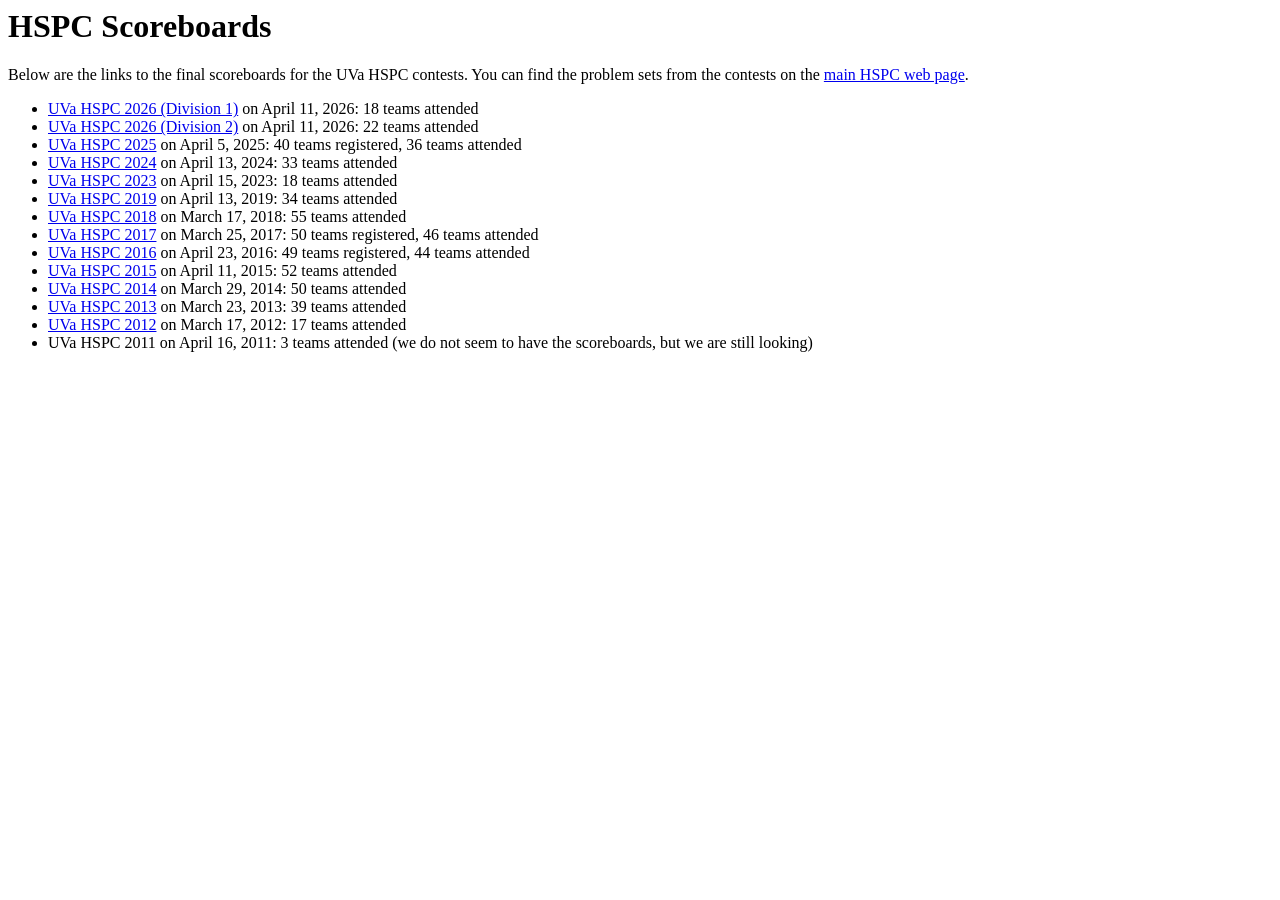
<file: public/scoreboards/index.html>
<!DOCTYPE HTML PUBLIC "-//W3C//DTD HTML 4.01 Transitional//EN">
<html>
  <head>
    <title>HSPC Scoreboards</title>
  </head>

  <body>
    <h1>HSPC Scoreboards</h1>

<p>Below are the links to the final scoreboards for the UVa HSPC contests.  You can find the problem sets from the contests on the <a href="https://acm.cs.virginia.edu/hspc">main HSPC web page</a>.</p>

<ul>
      <li><a href="2026-d1/">UVa HSPC 2026 (Division 1)</a> on April 11, 2026: 18 teams attended</li>
      <li><a href="2026-d2/">UVa HSPC 2026 (Division 2)</a> on April 11, 2026: 22 teams attended</li>
      <li><a href="2025/">UVa HSPC 2025</a> on April 5, 2025: 40 teams registered, 36 teams attended</li>
      <li><a href="2024/">UVa HSPC 2024</a> on April 13, 2024: 33 teams attended</li>
      <li><a href="2023/">UVa HSPC 2023</a> on April 15, 2023: 18 teams attended</li>
      <li><a href="2019/">UVa HSPC 2019</a> on April 13, 2019: 34 teams attended</li>
      <li><a href="2018/">UVa HSPC 2018</a> on March 17, 2018: 55 teams attended</li>
      <li><a href="2017/">UVa HSPC 2017</a> on March 25, 2017: 50 teams registered, 46 teams attended</li>
      <li><a href="2016/">UVa HSPC 2016</a> on April 23, 2016: 49 teams registered, 44 teams attended</li>
      <li><a href="2015/">UVa HSPC 2015</a> on April 11, 2015: 52 teams attended</li>
      <li><a href="2014/">UVa HSPC 2014</a> on March 29, 2014: 50 teams attended</li>
      <li><a href="2013/">UVa HSPC 2013</a> on March 23, 2013: 39 teams attended</li>
      <li><a href="2012/">UVa HSPC 2012</a> on March 17, 2012: 17 teams attended</li>
      <li>UVa HSPC 2011 on April 16, 2011: 3 teams attended (we do not seem to have the scoreboards, but we are still looking)</li>
</ul>

  </body>
</html>
</file>
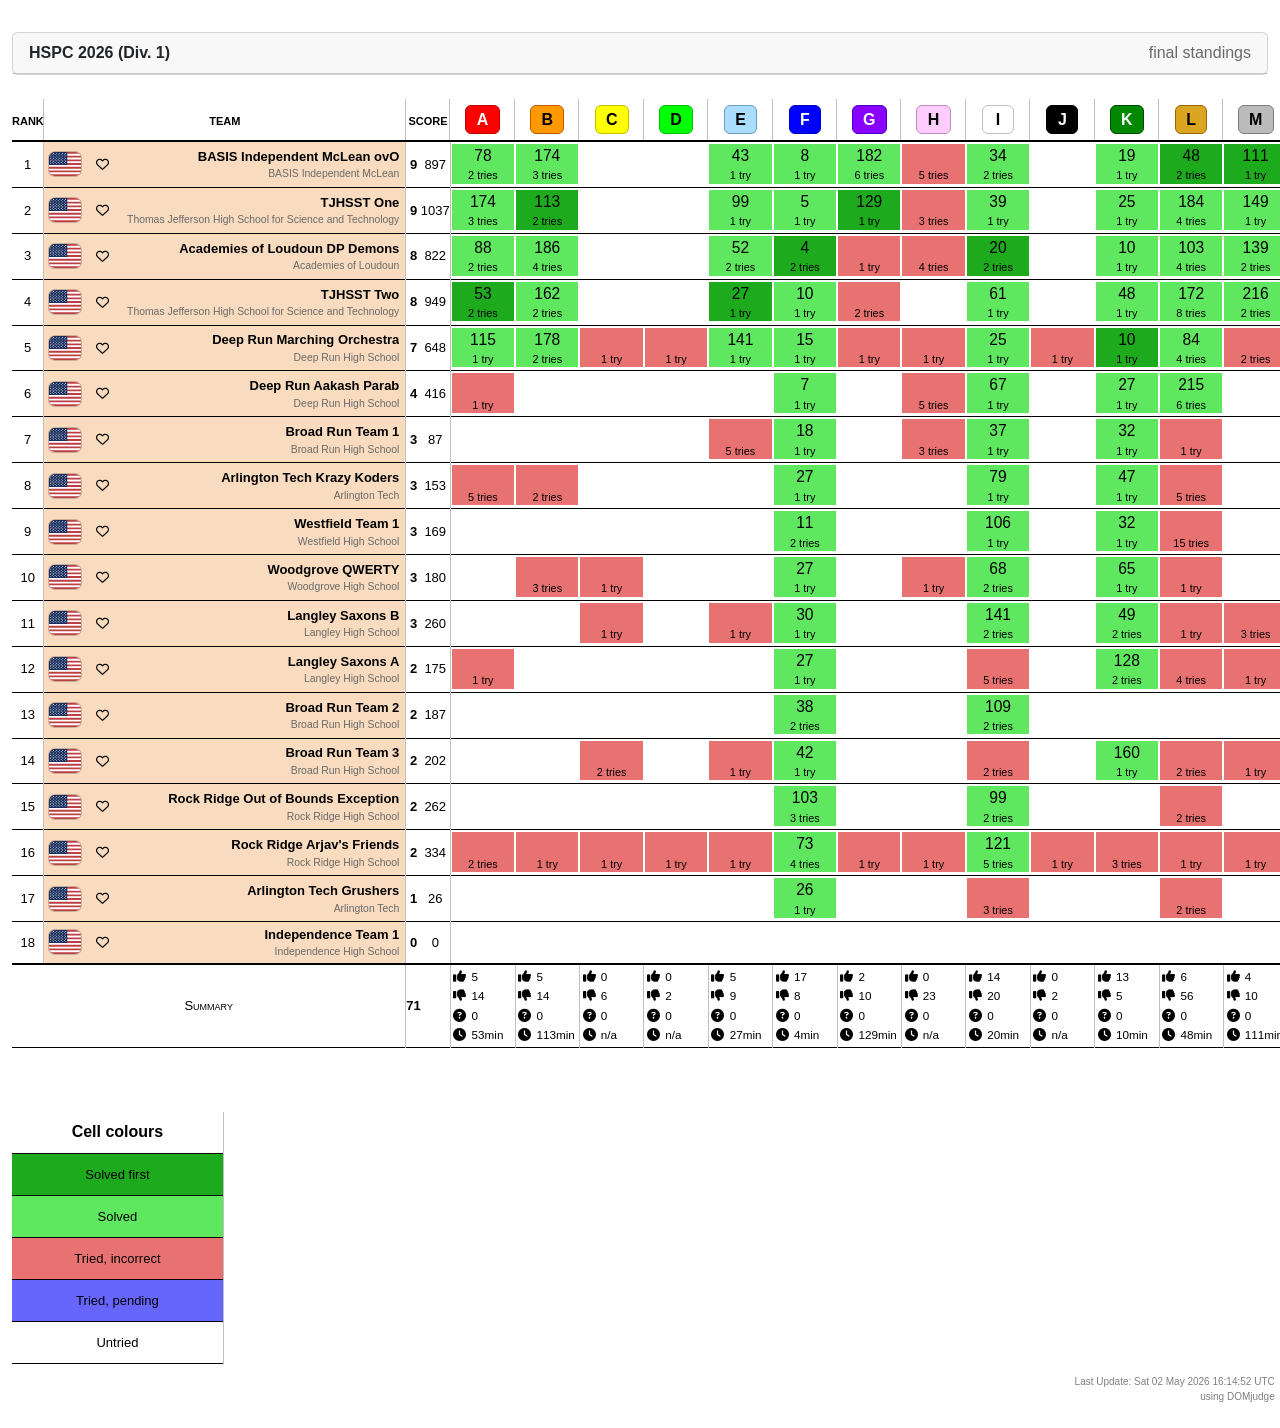
<file: public/scoreboards/2026-d1/index.html>
<!DOCTYPE html>
<html lang="en">
<head>
    <!-- DOMjudge version 9.0.0 -->
    <meta charset="utf-8">
    <title>Scoreboard hspc26d1 - DOMjudge</title>
    <link rel="icon" href="favicon.ico?v=9.0.0">
    <meta name="viewport" content="width=device-width, initial-scale=1, shrink-to-fit=no">

    <link rel="stylesheet" href="css/bootstrap.min.css?v=9.0.0">
    <link rel="stylesheet" href="css/fontawesome-all.min.css?v=9.0.0">
    <link rel="stylesheet" href="css/scoreboard-category-color.css">
    <script src="js/jquery.min.js?v=9.0.0"></script>
    <script src="js/jquery.debounce.min.js?v=9.0.0"></script>
    <script src="js/bootstrap.bundle.min.js?v=9.0.0"></script>

    <script src="js/domjudge.js?v=9.0.0"></script>
                <link rel="stylesheet" href="style_domjudge.css?v=9.0.0">


        </head>
<body class="static">
        <div class="container-fluid">
        <div class="row">
            <div class="col-12">

    <div data-ajax-refresh-target data-ajax-refresh-after="initializeScoreboard" class="mt-3">



    <div class="card" data-ajax-refresh-stop="1">
        <div class="card-header" style="font-family: Roboto, sans-serif;">
            <div class="row">
                <div class="col-md-6 col-12">
                    <span style="font-weight: bold;">HSPC 2026 (Div. 1)</span>
                </div>
                <div class="col-md-6 col-12 text-md-end text-start">
                    <span id="contesttimer">
                                                                        final standings
                                                            </span>
                </div>
            </div>
        </div>

                                </div>



                     <br/>



<table class="d-none d-md-table scoreboard desktop-scoreboard center ">


        <colgroup>
                                <col id="scorerank"/>
                            <col id="scoreflags"/>
                                    <col id="scorehearts"/>
                <col id="scoreteamname"/>
    </colgroup>
            <colgroup>
            <col id="scoresolv"/>
                            <col id="scoretotal"/>
                    </colgroup>
        <colgroup>
                                    <col class="scoreprob"/>
                            <col class="scoreprob"/>
                            <col class="scoreprob"/>
                            <col class="scoreprob"/>
                            <col class="scoreprob"/>
                            <col class="scoreprob"/>
                            <col class="scoreprob"/>
                            <col class="scoreprob"/>
                            <col class="scoreprob"/>
                            <col class="scoreprob"/>
                            <col class="scoreprob"/>
                            <col class="scoreprob"/>
                            <col class="scoreprob"/>
                        </colgroup>
    <thead>
    <tr class="scoreheader" data-static="1">
                    <th title="rank" scope="col" >rank</th>
                <th title="team name" scope="col" colspan="3">team</th>
                                    <th title="# solved / penalty time" colspan="2" scope="col">score</th>
                                                                                                        <th
                    title="problem Echolocation"
                    scope="col"
                    data-problem-external-id="echo"
                    data-problem-name="Echolocation"
                    data-problem-badge="&lt;span&#x20;class&#x3D;&quot;badge&#x20;problem-badge&quot;&#x20;style&#x3D;&quot;background-color&#x3A;&#x20;&#x23;ff0000&#x3B;&#x20;border&#x3A;&#x20;1px&#x20;solid&#x20;&#x23;bf0000&quot;&gt;&lt;span&#x20;style&#x3D;&quot;color&#x3A;&#x20;&#x23;ffffff&#x3B;&quot;&gt;A&lt;&#x2F;span&gt;&lt;&#x2F;span&gt;"
                >
                    <a  target="_self">
                        <span class="badge problem-badge" style="background-color: #ff0000; border: 1px solid #bf0000"><span style="color: #ffffff;">A</span></span>
                                            </a>
                </th>
                                                                            <th
                    title="problem Battleship"
                    scope="col"
                    data-problem-external-id="battleship"
                    data-problem-name="Battleship"
                    data-problem-badge="&lt;span&#x20;class&#x3D;&quot;badge&#x20;problem-badge&quot;&#x20;style&#x3D;&quot;background-color&#x3A;&#x20;&#x23;ff9900&#x3B;&#x20;border&#x3A;&#x20;1px&#x20;solid&#x20;&#x23;bf5900&quot;&gt;&lt;span&#x20;style&#x3D;&quot;color&#x3A;&#x20;&#x23;000000&#x3B;&quot;&gt;B&lt;&#x2F;span&gt;&lt;&#x2F;span&gt;"
                >
                    <a  target="_self">
                        <span class="badge problem-badge" style="background-color: #ff9900; border: 1px solid #bf5900"><span style="color: #000000;">B</span></span>
                                            </a>
                </th>
                                                                            <th
                    title="problem Mariana Trench"
                    scope="col"
                    data-problem-external-id="unroll"
                    data-problem-name="Mariana&#x20;Trench"
                    data-problem-badge="&lt;span&#x20;class&#x3D;&quot;badge&#x20;problem-badge&quot;&#x20;style&#x3D;&quot;background-color&#x3A;&#x20;&#x23;ffff00&#x3B;&#x20;border&#x3A;&#x20;1px&#x20;solid&#x20;&#x23;bfbf00&quot;&gt;&lt;span&#x20;style&#x3D;&quot;color&#x3A;&#x20;&#x23;000000&#x3B;&quot;&gt;C&lt;&#x2F;span&gt;&lt;&#x2F;span&gt;"
                >
                    <a  target="_self">
                        <span class="badge problem-badge" style="background-color: #ffff00; border: 1px solid #bfbf00"><span style="color: #000000;">C</span></span>
                                            </a>
                </th>
                                                                            <th
                    title="problem Airlocks"
                    scope="col"
                    data-problem-external-id="cycle"
                    data-problem-name="Airlocks"
                    data-problem-badge="&lt;span&#x20;class&#x3D;&quot;badge&#x20;problem-badge&quot;&#x20;style&#x3D;&quot;background-color&#x3A;&#x20;&#x23;00ff00&#x3B;&#x20;border&#x3A;&#x20;1px&#x20;solid&#x20;&#x23;00bf00&quot;&gt;&lt;span&#x20;style&#x3D;&quot;color&#x3A;&#x20;&#x23;000000&#x3B;&quot;&gt;D&lt;&#x2F;span&gt;&lt;&#x2F;span&gt;"
                >
                    <a  target="_self">
                        <span class="badge problem-badge" style="background-color: #00ff00; border: 1px solid #00bf00"><span style="color: #000000;">D</span></span>
                                            </a>
                </th>
                                                                            <th
                    title="problem Hydrothermal Vents (Div. 1)"
                    scope="col"
                    data-problem-external-id="checkpoint"
                    data-problem-name="Hydrothermal&#x20;Vents&#x20;&#x28;Div.&#x20;1&#x29;"
                    data-problem-badge="&lt;span&#x20;class&#x3D;&quot;badge&#x20;problem-badge&quot;&#x20;style&#x3D;&quot;background-color&#x3A;&#x20;&#x23;aaddff&#x3B;&#x20;border&#x3A;&#x20;1px&#x20;solid&#x20;&#x23;6a9dbf&quot;&gt;&lt;span&#x20;style&#x3D;&quot;color&#x3A;&#x20;&#x23;000000&#x3B;&quot;&gt;E&lt;&#x2F;span&gt;&lt;&#x2F;span&gt;"
                >
                    <a  target="_self">
                        <span class="badge problem-badge" style="background-color: #aaddff; border: 1px solid #6a9dbf"><span style="color: #000000;">E</span></span>
                                            </a>
                </th>
                                                                            <th
                    title="problem Ariel Collection Management"
                    scope="col"
                    data-problem-external-id="ariel"
                    data-problem-name="Ariel&#x20;Collection&#x20;Management"
                    data-problem-badge="&lt;span&#x20;class&#x3D;&quot;badge&#x20;problem-badge&quot;&#x20;style&#x3D;&quot;background-color&#x3A;&#x20;&#x23;0000ff&#x3B;&#x20;border&#x3A;&#x20;1px&#x20;solid&#x20;&#x23;0000bf&quot;&gt;&lt;span&#x20;style&#x3D;&quot;color&#x3A;&#x20;&#x23;ffffff&#x3B;&quot;&gt;F&lt;&#x2F;span&gt;&lt;&#x2F;span&gt;"
                >
                    <a  target="_self">
                        <span class="badge problem-badge" style="background-color: #0000ff; border: 1px solid #0000bf"><span style="color: #ffffff;">F</span></span>
                                            </a>
                </th>
                                                                            <th
                    title="problem Maximum Turmoil"
                    scope="col"
                    data-problem-external-id="order"
                    data-problem-name="Maximum&#x20;Turmoil"
                    data-problem-badge="&lt;span&#x20;class&#x3D;&quot;badge&#x20;problem-badge&quot;&#x20;style&#x3D;&quot;background-color&#x3A;&#x20;&#x23;8800ff&#x3B;&#x20;border&#x3A;&#x20;1px&#x20;solid&#x20;&#x23;4800bf&quot;&gt;&lt;span&#x20;style&#x3D;&quot;color&#x3A;&#x20;&#x23;ffffff&#x3B;&quot;&gt;G&lt;&#x2F;span&gt;&lt;&#x2F;span&gt;"
                >
                    <a  target="_self">
                        <span class="badge problem-badge" style="background-color: #8800ff; border: 1px solid #4800bf"><span style="color: #ffffff;">G</span></span>
                                            </a>
                </th>
                                                                            <th
                    title="problem Gold And Silver"
                    scope="col"
                    data-problem-external-id="gold"
                    data-problem-name="Gold&#x20;And&#x20;Silver"
                    data-problem-badge="&lt;span&#x20;class&#x3D;&quot;badge&#x20;problem-badge&quot;&#x20;style&#x3D;&quot;background-color&#x3A;&#x20;&#x23;ffccff&#x3B;&#x20;border&#x3A;&#x20;1px&#x20;solid&#x20;&#x23;bf8cbf&quot;&gt;&lt;span&#x20;style&#x3D;&quot;color&#x3A;&#x20;&#x23;000000&#x3B;&quot;&gt;H&lt;&#x2F;span&gt;&lt;&#x2F;span&gt;"
                >
                    <a  target="_self">
                        <span class="badge problem-badge" style="background-color: #ffccff; border: 1px solid #bf8cbf"><span style="color: #000000;">H</span></span>
                                            </a>
                </th>
                                                                            <th
                    title="problem Pronounceable Names"
                    scope="col"
                    data-problem-external-id="pronounce"
                    data-problem-name="Pronounceable&#x20;Names"
                    data-problem-badge="&lt;span&#x20;class&#x3D;&quot;badge&#x20;problem-badge&quot;&#x20;style&#x3D;&quot;background-color&#x3A;&#x20;&#x23;ffffff&#x3B;&#x20;border&#x3A;&#x20;1px&#x20;solid&#x20;&#x23;bfbfbf&quot;&gt;&lt;span&#x20;style&#x3D;&quot;color&#x3A;&#x20;&#x23;000000&#x3B;&quot;&gt;I&lt;&#x2F;span&gt;&lt;&#x2F;span&gt;"
                >
                    <a  target="_self">
                        <span class="badge problem-badge" style="background-color: #ffffff; border: 1px solid #bfbfbf"><span style="color: #000000;">I</span></span>
                                            </a>
                </th>
                                                                            <th
                    title="problem Food Not-Chain (Div. 1)"
                    scope="col"
                    data-problem-external-id="rps"
                    data-problem-name="Food&#x20;Not-Chain&#x20;&#x28;Div.&#x20;1&#x29;"
                    data-problem-badge="&lt;span&#x20;class&#x3D;&quot;badge&#x20;problem-badge&quot;&#x20;style&#x3D;&quot;background-color&#x3A;&#x20;&#x23;000000&#x3B;&#x20;border&#x3A;&#x20;1px&#x20;solid&#x20;&#x23;000000&quot;&gt;&lt;span&#x20;style&#x3D;&quot;color&#x3A;&#x20;&#x23;ffffff&#x3B;&quot;&gt;J&lt;&#x2F;span&gt;&lt;&#x2F;span&gt;"
                >
                    <a  target="_self">
                        <span class="badge problem-badge" style="background-color: #000000; border: 1px solid #000000"><span style="color: #ffffff;">J</span></span>
                                            </a>
                </th>
                                                                            <th
                    title="problem The Kraken"
                    scope="col"
                    data-problem-external-id="kraken"
                    data-problem-name="The&#x20;Kraken"
                    data-problem-badge="&lt;span&#x20;class&#x3D;&quot;badge&#x20;problem-badge&quot;&#x20;style&#x3D;&quot;background-color&#x3A;&#x20;&#x23;008800&#x3B;&#x20;border&#x3A;&#x20;1px&#x20;solid&#x20;&#x23;004800&quot;&gt;&lt;span&#x20;style&#x3D;&quot;color&#x3A;&#x20;&#x23;ffffff&#x3B;&quot;&gt;K&lt;&#x2F;span&gt;&lt;&#x2F;span&gt;"
                >
                    <a  target="_self">
                        <span class="badge problem-badge" style="background-color: #008800; border: 1px solid #004800"><span style="color: #ffffff;">K</span></span>
                                            </a>
                </th>
                                                                            <th
                    title="problem The Leviathan"
                    scope="col"
                    data-problem-external-id="leviathan"
                    data-problem-name="The&#x20;Leviathan"
                    data-problem-badge="&lt;span&#x20;class&#x3D;&quot;badge&#x20;problem-badge&quot;&#x20;style&#x3D;&quot;background-color&#x3A;&#x20;&#x23;daa520&#x3B;&#x20;border&#x3A;&#x20;1px&#x20;solid&#x20;&#x23;9a6500&quot;&gt;&lt;span&#x20;style&#x3D;&quot;color&#x3A;&#x20;&#x23;000000&#x3B;&quot;&gt;L&lt;&#x2F;span&gt;&lt;&#x2F;span&gt;"
                >
                    <a  target="_self">
                        <span class="badge problem-badge" style="background-color: #daa520; border: 1px solid #9a6500"><span style="color: #000000;">L</span></span>
                                            </a>
                </th>
                                                                            <th
                    title="problem Stacked Coral"
                    scope="col"
                    data-problem-external-id="stacks"
                    data-problem-name="Stacked&#x20;Coral"
                    data-problem-badge="&lt;span&#x20;class&#x3D;&quot;badge&#x20;problem-badge&quot;&#x20;style&#x3D;&quot;background-color&#x3A;&#x20;&#x23;bbbbbb&#x3B;&#x20;border&#x3A;&#x20;1px&#x20;solid&#x20;&#x23;7b7b7b&quot;&gt;&lt;span&#x20;style&#x3D;&quot;color&#x3A;&#x20;&#x23;000000&#x3B;&quot;&gt;M&lt;&#x2F;span&gt;&lt;&#x2F;span&gt;"
                >
                    <a  target="_self">
                        <span class="badge problem-badge" style="background-color: #bbbbbb; border: 1px solid #7b7b7b"><span style="color: #000000;">M</span></span>
                                            </a>
                </th>
                        </tr>
    </thead>
    <tbody>


                                            <tr class="sortorderswitch" data-team-id="99" data-team-external-id="dj-99" data-team-name="BASIS&#x20;Independent&#x20;McLean&#x20;ovO">
                                            <td class="scorepl rank">
                                                                1
                                                        </td>
                                                                                <td class="scoreaf cl_f9dcbf">
                                                                                                            <a >
                            <img loading="lazy" src="flags/4x3/us.svg?v=9.0.0" alt="USA" title="United States" class="countryflag">
                        </a>
                                                </td>
                                        <td class="scoreaf heart cl_f9dcbf"></td>
                        <td class="scoretn cl_f9dcbf" title="BASIS Independent McLean ovO">
                                                                                                                        <a data-bs-toggle="modal" data-bs-target="#team-modal-99" href="#">
                    <span class="forceWidth">
                                                BASIS Independent McLean ovO
                    </span>
                                            <span class="univ forceWidth">
                                                            BASIS Independent McLean
                                                    </span>
                                    </a>
            </td>
                                                                    <td class="scorenc">9</td>
                                                            <td class="scorett">897</td>





                    <td class="score_cell">
                                                    <a href="#" data-submissions-url="submissions-data.json" data-team-id="dj-99" data-problem-id="echo">
                                <div
                                    class="score_correct"
                                                                >
                                                                            78                                                                        <span>
                                                                                    2 tries
                                                                            </span>
                                </div>
                            </a>
                                            </td>




                    <td class="score_cell">
                                                    <a href="#" data-submissions-url="submissions-data.json" data-team-id="dj-99" data-problem-id="battleship">
                                <div
                                    class="score_correct"
                                                                >
                                                                            174                                                                        <span>
                                                                                    3 tries
                                                                            </span>
                                </div>
                            </a>
                                            </td>




                    <td class="score_cell">
                                            </td>




                    <td class="score_cell">
                                            </td>




                    <td class="score_cell">
                                                    <a href="#" data-submissions-url="submissions-data.json" data-team-id="dj-99" data-problem-id="checkpoint">
                                <div
                                    class="score_correct"
                                                                >
                                                                            43                                                                        <span>
                                                                                    1 try
                                                                            </span>
                                </div>
                            </a>
                                            </td>




                    <td class="score_cell">
                                                    <a href="#" data-submissions-url="submissions-data.json" data-team-id="dj-99" data-problem-id="ariel">
                                <div
                                    class="score_correct"
                                                                >
                                                                            8                                                                        <span>
                                                                                    1 try
                                                                            </span>
                                </div>
                            </a>
                                            </td>




                    <td class="score_cell">
                                                    <a href="#" data-submissions-url="submissions-data.json" data-team-id="dj-99" data-problem-id="order">
                                <div
                                    class="score_correct"
                                                                >
                                                                            182                                                                        <span>
                                                                                    6 tries
                                                                            </span>
                                </div>
                            </a>
                                            </td>




                    <td class="score_cell">
                                                    <a href="#" data-submissions-url="submissions-data.json" data-team-id="dj-99" data-problem-id="gold">
                                <div
                                    class="score_incorrect"
                                                                >
                                                                            &nbsp;                                                                        <span>
                                                                                    5 tries
                                                                            </span>
                                </div>
                            </a>
                                            </td>




                    <td class="score_cell">
                                                    <a href="#" data-submissions-url="submissions-data.json" data-team-id="dj-99" data-problem-id="pronounce">
                                <div
                                    class="score_correct"
                                                                >
                                                                            34                                                                        <span>
                                                                                    2 tries
                                                                            </span>
                                </div>
                            </a>
                                            </td>




                    <td class="score_cell">
                                            </td>




                    <td class="score_cell">
                                                    <a href="#" data-submissions-url="submissions-data.json" data-team-id="dj-99" data-problem-id="kraken">
                                <div
                                    class="score_correct"
                                                                >
                                                                            19                                                                        <span>
                                                                                    1 try
                                                                            </span>
                                </div>
                            </a>
                                            </td>




                    <td class="score_cell">
                                                    <a href="#" data-submissions-url="submissions-data.json" data-team-id="dj-99" data-problem-id="leviathan">
                                <div
                                    class="score_correct score_first"
                                                                >
                                                                            48                                                                        <span>
                                                                                    2 tries
                                                                            </span>
                                </div>
                            </a>
                                            </td>




                    <td class="score_cell">
                                                    <a href="#" data-submissions-url="submissions-data.json" data-team-id="dj-99" data-problem-id="stacks">
                                <div
                                    class="score_correct score_first"
                                                                >
                                                                            111                                                                        <span>
                                                                                    1 try
                                                                            </span>
                                </div>
                            </a>
                                            </td>
                                    </tr>


                                            <tr class="" data-team-id="75" data-team-external-id="dj-75" data-team-name="TJHSST&#x20;One">
                                            <td class="scorepl rank">
                                                                2
                                                        </td>
                                                                                <td class="scoreaf cl_f9dcbf">
                                                                                                            <a >
                            <img loading="lazy" src="flags/4x3/us.svg?v=9.0.0" alt="USA" title="United States" class="countryflag">
                        </a>
                                                </td>
                                        <td class="scoreaf heart cl_f9dcbf"></td>
                        <td class="scoretn cl_f9dcbf" title="TJHSST One">
                                                                                                                        <a data-bs-toggle="modal" data-bs-target="#team-modal-75" href="#">
                    <span class="forceWidth">
                                                TJHSST One
                    </span>
                                            <span class="univ forceWidth">
                                                            Thomas Jefferson High School for Science and Technology
                                                    </span>
                                    </a>
            </td>
                                                                    <td class="scorenc">9</td>
                                                            <td class="scorett">1037</td>





                    <td class="score_cell">
                                                    <a href="#" data-submissions-url="submissions-data.json" data-team-id="dj-75" data-problem-id="echo">
                                <div
                                    class="score_correct"
                                                                >
                                                                            174                                                                        <span>
                                                                                    3 tries
                                                                            </span>
                                </div>
                            </a>
                                            </td>




                    <td class="score_cell">
                                                    <a href="#" data-submissions-url="submissions-data.json" data-team-id="dj-75" data-problem-id="battleship">
                                <div
                                    class="score_correct score_first"
                                                                >
                                                                            113                                                                        <span>
                                                                                    2 tries
                                                                            </span>
                                </div>
                            </a>
                                            </td>




                    <td class="score_cell">
                                            </td>




                    <td class="score_cell">
                                            </td>




                    <td class="score_cell">
                                                    <a href="#" data-submissions-url="submissions-data.json" data-team-id="dj-75" data-problem-id="checkpoint">
                                <div
                                    class="score_correct"
                                                                >
                                                                            99                                                                        <span>
                                                                                    1 try
                                                                            </span>
                                </div>
                            </a>
                                            </td>




                    <td class="score_cell">
                                                    <a href="#" data-submissions-url="submissions-data.json" data-team-id="dj-75" data-problem-id="ariel">
                                <div
                                    class="score_correct"
                                                                >
                                                                            5                                                                        <span>
                                                                                    1 try
                                                                            </span>
                                </div>
                            </a>
                                            </td>




                    <td class="score_cell">
                                                    <a href="#" data-submissions-url="submissions-data.json" data-team-id="dj-75" data-problem-id="order">
                                <div
                                    class="score_correct score_first"
                                                                >
                                                                            129                                                                        <span>
                                                                                    1 try
                                                                            </span>
                                </div>
                            </a>
                                            </td>




                    <td class="score_cell">
                                                    <a href="#" data-submissions-url="submissions-data.json" data-team-id="dj-75" data-problem-id="gold">
                                <div
                                    class="score_incorrect"
                                                                >
                                                                            &nbsp;                                                                        <span>
                                                                                    3 tries
                                                                            </span>
                                </div>
                            </a>
                                            </td>




                    <td class="score_cell">
                                                    <a href="#" data-submissions-url="submissions-data.json" data-team-id="dj-75" data-problem-id="pronounce">
                                <div
                                    class="score_correct"
                                                                >
                                                                            39                                                                        <span>
                                                                                    1 try
                                                                            </span>
                                </div>
                            </a>
                                            </td>




                    <td class="score_cell">
                                            </td>




                    <td class="score_cell">
                                                    <a href="#" data-submissions-url="submissions-data.json" data-team-id="dj-75" data-problem-id="kraken">
                                <div
                                    class="score_correct"
                                                                >
                                                                            25                                                                        <span>
                                                                                    1 try
                                                                            </span>
                                </div>
                            </a>
                                            </td>




                    <td class="score_cell">
                                                    <a href="#" data-submissions-url="submissions-data.json" data-team-id="dj-75" data-problem-id="leviathan">
                                <div
                                    class="score_correct"
                                                                >
                                                                            184                                                                        <span>
                                                                                    4 tries
                                                                            </span>
                                </div>
                            </a>
                                            </td>




                    <td class="score_cell">
                                                    <a href="#" data-submissions-url="submissions-data.json" data-team-id="dj-75" data-problem-id="stacks">
                                <div
                                    class="score_correct"
                                                                >
                                                                            149                                                                        <span>
                                                                                    1 try
                                                                            </span>
                                </div>
                            </a>
                                            </td>
                                    </tr>


                                            <tr class="" data-team-id="94" data-team-external-id="dj-94" data-team-name="Academies&#x20;of&#x20;Loudoun&#x20;DP&#x20;Demons">
                                            <td class="scorepl rank">
                                                                3
                                                        </td>
                                                                                <td class="scoreaf cl_f9dcbf">
                                                                                                            <a >
                            <img loading="lazy" src="flags/4x3/us.svg?v=9.0.0" alt="USA" title="United States" class="countryflag">
                        </a>
                                                </td>
                                        <td class="scoreaf heart cl_f9dcbf"></td>
                        <td class="scoretn cl_f9dcbf" title="Academies of Loudoun DP Demons">
                                                                                                                        <a data-bs-toggle="modal" data-bs-target="#team-modal-94" href="#">
                    <span class="forceWidth">
                                                Academies of Loudoun DP Demons
                    </span>
                                            <span class="univ forceWidth">
                                                            Academies of Loudoun
                                                    </span>
                                    </a>
            </td>
                                                                    <td class="scorenc">8</td>
                                                            <td class="scorett">822</td>





                    <td class="score_cell">
                                                    <a href="#" data-submissions-url="submissions-data.json" data-team-id="dj-94" data-problem-id="echo">
                                <div
                                    class="score_correct"
                                                                >
                                                                            88                                                                        <span>
                                                                                    2 tries
                                                                            </span>
                                </div>
                            </a>
                                            </td>




                    <td class="score_cell">
                                                    <a href="#" data-submissions-url="submissions-data.json" data-team-id="dj-94" data-problem-id="battleship">
                                <div
                                    class="score_correct"
                                                                >
                                                                            186                                                                        <span>
                                                                                    4 tries
                                                                            </span>
                                </div>
                            </a>
                                            </td>




                    <td class="score_cell">
                                            </td>




                    <td class="score_cell">
                                            </td>




                    <td class="score_cell">
                                                    <a href="#" data-submissions-url="submissions-data.json" data-team-id="dj-94" data-problem-id="checkpoint">
                                <div
                                    class="score_correct"
                                                                >
                                                                            52                                                                        <span>
                                                                                    2 tries
                                                                            </span>
                                </div>
                            </a>
                                            </td>




                    <td class="score_cell">
                                                    <a href="#" data-submissions-url="submissions-data.json" data-team-id="dj-94" data-problem-id="ariel">
                                <div
                                    class="score_correct score_first"
                                                                >
                                                                            4                                                                        <span>
                                                                                    2 tries
                                                                            </span>
                                </div>
                            </a>
                                            </td>




                    <td class="score_cell">
                                                    <a href="#" data-submissions-url="submissions-data.json" data-team-id="dj-94" data-problem-id="order">
                                <div
                                    class="score_incorrect"
                                                                >
                                                                            &nbsp;                                                                        <span>
                                                                                    1 try
                                                                            </span>
                                </div>
                            </a>
                                            </td>




                    <td class="score_cell">
                                                    <a href="#" data-submissions-url="submissions-data.json" data-team-id="dj-94" data-problem-id="gold">
                                <div
                                    class="score_incorrect"
                                                                >
                                                                            &nbsp;                                                                        <span>
                                                                                    4 tries
                                                                            </span>
                                </div>
                            </a>
                                            </td>




                    <td class="score_cell">
                                                    <a href="#" data-submissions-url="submissions-data.json" data-team-id="dj-94" data-problem-id="pronounce">
                                <div
                                    class="score_correct score_first"
                                                                >
                                                                            20                                                                        <span>
                                                                                    2 tries
                                                                            </span>
                                </div>
                            </a>
                                            </td>




                    <td class="score_cell">
                                            </td>




                    <td class="score_cell">
                                                    <a href="#" data-submissions-url="submissions-data.json" data-team-id="dj-94" data-problem-id="kraken">
                                <div
                                    class="score_correct"
                                                                >
                                                                            10                                                                        <span>
                                                                                    1 try
                                                                            </span>
                                </div>
                            </a>
                                            </td>




                    <td class="score_cell">
                                                    <a href="#" data-submissions-url="submissions-data.json" data-team-id="dj-94" data-problem-id="leviathan">
                                <div
                                    class="score_correct"
                                                                >
                                                                            103                                                                        <span>
                                                                                    4 tries
                                                                            </span>
                                </div>
                            </a>
                                            </td>




                    <td class="score_cell">
                                                    <a href="#" data-submissions-url="submissions-data.json" data-team-id="dj-94" data-problem-id="stacks">
                                <div
                                    class="score_correct"
                                                                >
                                                                            139                                                                        <span>
                                                                                    2 tries
                                                                            </span>
                                </div>
                            </a>
                                            </td>
                                    </tr>


                                            <tr class="" data-team-id="76" data-team-external-id="dj-76" data-team-name="TJHSST&#x20;Two">
                                            <td class="scorepl rank">
                                                                4
                                                        </td>
                                                                                <td class="scoreaf cl_f9dcbf">
                                                                                                            <a >
                            <img loading="lazy" src="flags/4x3/us.svg?v=9.0.0" alt="USA" title="United States" class="countryflag">
                        </a>
                                                </td>
                                        <td class="scoreaf heart cl_f9dcbf"></td>
                        <td class="scoretn cl_f9dcbf" title="TJHSST Two">
                                                                                                                        <a data-bs-toggle="modal" data-bs-target="#team-modal-76" href="#">
                    <span class="forceWidth">
                                                TJHSST Two
                    </span>
                                            <span class="univ forceWidth">
                                                            Thomas Jefferson High School for Science and Technology
                                                    </span>
                                    </a>
            </td>
                                                                    <td class="scorenc">8</td>
                                                            <td class="scorett">949</td>





                    <td class="score_cell">
                                                    <a href="#" data-submissions-url="submissions-data.json" data-team-id="dj-76" data-problem-id="echo">
                                <div
                                    class="score_correct score_first"
                                                                >
                                                                            53                                                                        <span>
                                                                                    2 tries
                                                                            </span>
                                </div>
                            </a>
                                            </td>




                    <td class="score_cell">
                                                    <a href="#" data-submissions-url="submissions-data.json" data-team-id="dj-76" data-problem-id="battleship">
                                <div
                                    class="score_correct"
                                                                >
                                                                            162                                                                        <span>
                                                                                    2 tries
                                                                            </span>
                                </div>
                            </a>
                                            </td>




                    <td class="score_cell">
                                            </td>




                    <td class="score_cell">
                                            </td>




                    <td class="score_cell">
                                                    <a href="#" data-submissions-url="submissions-data.json" data-team-id="dj-76" data-problem-id="checkpoint">
                                <div
                                    class="score_correct score_first"
                                                                >
                                                                            27                                                                        <span>
                                                                                    1 try
                                                                            </span>
                                </div>
                            </a>
                                            </td>




                    <td class="score_cell">
                                                    <a href="#" data-submissions-url="submissions-data.json" data-team-id="dj-76" data-problem-id="ariel">
                                <div
                                    class="score_correct"
                                                                >
                                                                            10                                                                        <span>
                                                                                    1 try
                                                                            </span>
                                </div>
                            </a>
                                            </td>




                    <td class="score_cell">
                                                    <a href="#" data-submissions-url="submissions-data.json" data-team-id="dj-76" data-problem-id="order">
                                <div
                                    class="score_incorrect"
                                                                >
                                                                            &nbsp;                                                                        <span>
                                                                                    2 tries
                                                                            </span>
                                </div>
                            </a>
                                            </td>




                    <td class="score_cell">
                                            </td>




                    <td class="score_cell">
                                                    <a href="#" data-submissions-url="submissions-data.json" data-team-id="dj-76" data-problem-id="pronounce">
                                <div
                                    class="score_correct"
                                                                >
                                                                            61                                                                        <span>
                                                                                    1 try
                                                                            </span>
                                </div>
                            </a>
                                            </td>




                    <td class="score_cell">
                                            </td>




                    <td class="score_cell">
                                                    <a href="#" data-submissions-url="submissions-data.json" data-team-id="dj-76" data-problem-id="kraken">
                                <div
                                    class="score_correct"
                                                                >
                                                                            48                                                                        <span>
                                                                                    1 try
                                                                            </span>
                                </div>
                            </a>
                                            </td>




                    <td class="score_cell">
                                                    <a href="#" data-submissions-url="submissions-data.json" data-team-id="dj-76" data-problem-id="leviathan">
                                <div
                                    class="score_correct"
                                                                >
                                                                            172                                                                        <span>
                                                                                    8 tries
                                                                            </span>
                                </div>
                            </a>
                                            </td>




                    <td class="score_cell">
                                                    <a href="#" data-submissions-url="submissions-data.json" data-team-id="dj-76" data-problem-id="stacks">
                                <div
                                    class="score_correct"
                                                                >
                                                                            216                                                                        <span>
                                                                                    2 tries
                                                                            </span>
                                </div>
                            </a>
                                            </td>
                                    </tr>


                                            <tr class="" data-team-id="73" data-team-external-id="dj-73" data-team-name="Deep&#x20;Run&#x20;Marching&#x20;Orchestra">
                                            <td class="scorepl rank">
                                                                5
                                                        </td>
                                                                                <td class="scoreaf cl_f9dcbf">
                                                                                                            <a >
                            <img loading="lazy" src="flags/4x3/us.svg?v=9.0.0" alt="USA" title="United States" class="countryflag">
                        </a>
                                                </td>
                                        <td class="scoreaf heart cl_f9dcbf"></td>
                        <td class="scoretn cl_f9dcbf" title="Deep Run Marching Orchestra">
                                                                                                                        <a data-bs-toggle="modal" data-bs-target="#team-modal-73" href="#">
                    <span class="forceWidth">
                                                Deep Run Marching Orchestra
                    </span>
                                            <span class="univ forceWidth">
                                                            Deep Run High School
                                                    </span>
                                    </a>
            </td>
                                                                    <td class="scorenc">7</td>
                                                            <td class="scorett">648</td>





                    <td class="score_cell">
                                                    <a href="#" data-submissions-url="submissions-data.json" data-team-id="dj-73" data-problem-id="echo">
                                <div
                                    class="score_correct"
                                                                >
                                                                            115                                                                        <span>
                                                                                    1 try
                                                                            </span>
                                </div>
                            </a>
                                            </td>




                    <td class="score_cell">
                                                    <a href="#" data-submissions-url="submissions-data.json" data-team-id="dj-73" data-problem-id="battleship">
                                <div
                                    class="score_correct"
                                                                >
                                                                            178                                                                        <span>
                                                                                    2 tries
                                                                            </span>
                                </div>
                            </a>
                                            </td>




                    <td class="score_cell">
                                                    <a href="#" data-submissions-url="submissions-data.json" data-team-id="dj-73" data-problem-id="unroll">
                                <div
                                    class="score_incorrect"
                                                                >
                                                                            &nbsp;                                                                        <span>
                                                                                    1 try
                                                                            </span>
                                </div>
                            </a>
                                            </td>




                    <td class="score_cell">
                                                    <a href="#" data-submissions-url="submissions-data.json" data-team-id="dj-73" data-problem-id="cycle">
                                <div
                                    class="score_incorrect"
                                                                >
                                                                            &nbsp;                                                                        <span>
                                                                                    1 try
                                                                            </span>
                                </div>
                            </a>
                                            </td>




                    <td class="score_cell">
                                                    <a href="#" data-submissions-url="submissions-data.json" data-team-id="dj-73" data-problem-id="checkpoint">
                                <div
                                    class="score_correct"
                                                                >
                                                                            141                                                                        <span>
                                                                                    1 try
                                                                            </span>
                                </div>
                            </a>
                                            </td>




                    <td class="score_cell">
                                                    <a href="#" data-submissions-url="submissions-data.json" data-team-id="dj-73" data-problem-id="ariel">
                                <div
                                    class="score_correct"
                                                                >
                                                                            15                                                                        <span>
                                                                                    1 try
                                                                            </span>
                                </div>
                            </a>
                                            </td>




                    <td class="score_cell">
                                                    <a href="#" data-submissions-url="submissions-data.json" data-team-id="dj-73" data-problem-id="order">
                                <div
                                    class="score_incorrect"
                                                                >
                                                                            &nbsp;                                                                        <span>
                                                                                    1 try
                                                                            </span>
                                </div>
                            </a>
                                            </td>




                    <td class="score_cell">
                                                    <a href="#" data-submissions-url="submissions-data.json" data-team-id="dj-73" data-problem-id="gold">
                                <div
                                    class="score_incorrect"
                                                                >
                                                                            &nbsp;                                                                        <span>
                                                                                    1 try
                                                                            </span>
                                </div>
                            </a>
                                            </td>




                    <td class="score_cell">
                                                    <a href="#" data-submissions-url="submissions-data.json" data-team-id="dj-73" data-problem-id="pronounce">
                                <div
                                    class="score_correct"
                                                                >
                                                                            25                                                                        <span>
                                                                                    1 try
                                                                            </span>
                                </div>
                            </a>
                                            </td>




                    <td class="score_cell">
                                                    <a href="#" data-submissions-url="submissions-data.json" data-team-id="dj-73" data-problem-id="rps">
                                <div
                                    class="score_incorrect"
                                                                >
                                                                            &nbsp;                                                                        <span>
                                                                                    1 try
                                                                            </span>
                                </div>
                            </a>
                                            </td>




                    <td class="score_cell">
                                                    <a href="#" data-submissions-url="submissions-data.json" data-team-id="dj-73" data-problem-id="kraken">
                                <div
                                    class="score_correct score_first"
                                                                >
                                                                            10                                                                        <span>
                                                                                    1 try
                                                                            </span>
                                </div>
                            </a>
                                            </td>




                    <td class="score_cell">
                                                    <a href="#" data-submissions-url="submissions-data.json" data-team-id="dj-73" data-problem-id="leviathan">
                                <div
                                    class="score_correct"
                                                                >
                                                                            84                                                                        <span>
                                                                                    4 tries
                                                                            </span>
                                </div>
                            </a>
                                            </td>




                    <td class="score_cell">
                                                    <a href="#" data-submissions-url="submissions-data.json" data-team-id="dj-73" data-problem-id="stacks">
                                <div
                                    class="score_incorrect"
                                                                >
                                                                            &nbsp;                                                                        <span>
                                                                                    2 tries
                                                                            </span>
                                </div>
                            </a>
                                            </td>
                                    </tr>


                                            <tr class="" data-team-id="104" data-team-external-id="dj-104" data-team-name="Deep&#x20;Run&#x20;Aakash&#x20;Parab">
                                            <td class="scorepl rank">
                                                                6
                                                        </td>
                                                                                <td class="scoreaf cl_f9dcbf">
                                                                                                            <a >
                            <img loading="lazy" src="flags/4x3/us.svg?v=9.0.0" alt="USA" title="United States" class="countryflag">
                        </a>
                                                </td>
                                        <td class="scoreaf heart cl_f9dcbf"></td>
                        <td class="scoretn cl_f9dcbf" title="Deep Run Aakash Parab">
                                                                                                                        <a data-bs-toggle="modal" data-bs-target="#team-modal-104" href="#">
                    <span class="forceWidth">
                                                Deep Run Aakash Parab
                    </span>
                                            <span class="univ forceWidth">
                                                            Deep Run High School
                                                    </span>
                                    </a>
            </td>
                                                                    <td class="scorenc">4</td>
                                                            <td class="scorett">416</td>





                    <td class="score_cell">
                                                    <a href="#" data-submissions-url="submissions-data.json" data-team-id="dj-104" data-problem-id="echo">
                                <div
                                    class="score_incorrect"
                                                                >
                                                                            &nbsp;                                                                        <span>
                                                                                    1 try
                                                                            </span>
                                </div>
                            </a>
                                            </td>




                    <td class="score_cell">
                                            </td>




                    <td class="score_cell">
                                            </td>




                    <td class="score_cell">
                                            </td>




                    <td class="score_cell">
                                            </td>




                    <td class="score_cell">
                                                    <a href="#" data-submissions-url="submissions-data.json" data-team-id="dj-104" data-problem-id="ariel">
                                <div
                                    class="score_correct"
                                                                >
                                                                            7                                                                        <span>
                                                                                    1 try
                                                                            </span>
                                </div>
                            </a>
                                            </td>




                    <td class="score_cell">
                                            </td>




                    <td class="score_cell">
                                                    <a href="#" data-submissions-url="submissions-data.json" data-team-id="dj-104" data-problem-id="gold">
                                <div
                                    class="score_incorrect"
                                                                >
                                                                            &nbsp;                                                                        <span>
                                                                                    5 tries
                                                                            </span>
                                </div>
                            </a>
                                            </td>




                    <td class="score_cell">
                                                    <a href="#" data-submissions-url="submissions-data.json" data-team-id="dj-104" data-problem-id="pronounce">
                                <div
                                    class="score_correct"
                                                                >
                                                                            67                                                                        <span>
                                                                                    1 try
                                                                            </span>
                                </div>
                            </a>
                                            </td>




                    <td class="score_cell">
                                            </td>




                    <td class="score_cell">
                                                    <a href="#" data-submissions-url="submissions-data.json" data-team-id="dj-104" data-problem-id="kraken">
                                <div
                                    class="score_correct"
                                                                >
                                                                            27                                                                        <span>
                                                                                    1 try
                                                                            </span>
                                </div>
                            </a>
                                            </td>




                    <td class="score_cell">
                                                    <a href="#" data-submissions-url="submissions-data.json" data-team-id="dj-104" data-problem-id="leviathan">
                                <div
                                    class="score_correct"
                                                                >
                                                                            215                                                                        <span>
                                                                                    6 tries
                                                                            </span>
                                </div>
                            </a>
                                            </td>




                    <td class="score_cell">
                                            </td>
                                    </tr>


                                            <tr class="" data-team-id="91" data-team-external-id="dj-91" data-team-name="Broad&#x20;Run&#x20;Team&#x20;1">
                                            <td class="scorepl rank">
                                                                7
                                                        </td>
                                                                                <td class="scoreaf cl_f9dcbf">
                                                                                                            <a >
                            <img loading="lazy" src="flags/4x3/us.svg?v=9.0.0" alt="USA" title="United States" class="countryflag">
                        </a>
                                                </td>
                                        <td class="scoreaf heart cl_f9dcbf"></td>
                        <td class="scoretn cl_f9dcbf" title="Broad Run Team 1">
                                                                                                                        <a data-bs-toggle="modal" data-bs-target="#team-modal-91" href="#">
                    <span class="forceWidth">
                                                Broad Run Team 1
                    </span>
                                            <span class="univ forceWidth">
                                                            Broad Run High School
                                                    </span>
                                    </a>
            </td>
                                                                    <td class="scorenc">3</td>
                                                            <td class="scorett">87</td>





                    <td class="score_cell">
                                            </td>




                    <td class="score_cell">
                                            </td>




                    <td class="score_cell">
                                            </td>




                    <td class="score_cell">
                                            </td>




                    <td class="score_cell">
                                                    <a href="#" data-submissions-url="submissions-data.json" data-team-id="dj-91" data-problem-id="checkpoint">
                                <div
                                    class="score_incorrect"
                                                                >
                                                                            &nbsp;                                                                        <span>
                                                                                    5 tries
                                                                            </span>
                                </div>
                            </a>
                                            </td>




                    <td class="score_cell">
                                                    <a href="#" data-submissions-url="submissions-data.json" data-team-id="dj-91" data-problem-id="ariel">
                                <div
                                    class="score_correct"
                                                                >
                                                                            18                                                                        <span>
                                                                                    1 try
                                                                            </span>
                                </div>
                            </a>
                                            </td>




                    <td class="score_cell">
                                            </td>




                    <td class="score_cell">
                                                    <a href="#" data-submissions-url="submissions-data.json" data-team-id="dj-91" data-problem-id="gold">
                                <div
                                    class="score_incorrect"
                                                                >
                                                                            &nbsp;                                                                        <span>
                                                                                    3 tries
                                                                            </span>
                                </div>
                            </a>
                                            </td>




                    <td class="score_cell">
                                                    <a href="#" data-submissions-url="submissions-data.json" data-team-id="dj-91" data-problem-id="pronounce">
                                <div
                                    class="score_correct"
                                                                >
                                                                            37                                                                        <span>
                                                                                    1 try
                                                                            </span>
                                </div>
                            </a>
                                            </td>




                    <td class="score_cell">
                                            </td>




                    <td class="score_cell">
                                                    <a href="#" data-submissions-url="submissions-data.json" data-team-id="dj-91" data-problem-id="kraken">
                                <div
                                    class="score_correct"
                                                                >
                                                                            32                                                                        <span>
                                                                                    1 try
                                                                            </span>
                                </div>
                            </a>
                                            </td>




                    <td class="score_cell">
                                                    <a href="#" data-submissions-url="submissions-data.json" data-team-id="dj-91" data-problem-id="leviathan">
                                <div
                                    class="score_incorrect"
                                                                >
                                                                            &nbsp;                                                                        <span>
                                                                                    1 try
                                                                            </span>
                                </div>
                            </a>
                                            </td>




                    <td class="score_cell">
                                            </td>
                                    </tr>


                                            <tr class="" data-team-id="74" data-team-external-id="dj-74" data-team-name="Arlington&#x20;Tech&#x20;Krazy&#x20;Koders">
                                            <td class="scorepl rank">
                                                                8
                                                        </td>
                                                                                <td class="scoreaf cl_f9dcbf">
                                                                                                            <a >
                            <img loading="lazy" src="flags/4x3/us.svg?v=9.0.0" alt="USA" title="United States" class="countryflag">
                        </a>
                                                </td>
                                        <td class="scoreaf heart cl_f9dcbf"></td>
                        <td class="scoretn cl_f9dcbf" title="Arlington Tech Krazy Koders">
                                                                                                                        <a data-bs-toggle="modal" data-bs-target="#team-modal-74" href="#">
                    <span class="forceWidth">
                                                Arlington Tech Krazy Koders
                    </span>
                                            <span class="univ forceWidth">
                                                            Arlington Tech
                                                    </span>
                                    </a>
            </td>
                                                                    <td class="scorenc">3</td>
                                                            <td class="scorett">153</td>





                    <td class="score_cell">
                                                    <a href="#" data-submissions-url="submissions-data.json" data-team-id="dj-74" data-problem-id="echo">
                                <div
                                    class="score_incorrect"
                                                                >
                                                                            &nbsp;                                                                        <span>
                                                                                    5 tries
                                                                            </span>
                                </div>
                            </a>
                                            </td>




                    <td class="score_cell">
                                                    <a href="#" data-submissions-url="submissions-data.json" data-team-id="dj-74" data-problem-id="battleship">
                                <div
                                    class="score_incorrect"
                                                                >
                                                                            &nbsp;                                                                        <span>
                                                                                    2 tries
                                                                            </span>
                                </div>
                            </a>
                                            </td>




                    <td class="score_cell">
                                            </td>




                    <td class="score_cell">
                                            </td>




                    <td class="score_cell">
                                            </td>




                    <td class="score_cell">
                                                    <a href="#" data-submissions-url="submissions-data.json" data-team-id="dj-74" data-problem-id="ariel">
                                <div
                                    class="score_correct"
                                                                >
                                                                            27                                                                        <span>
                                                                                    1 try
                                                                            </span>
                                </div>
                            </a>
                                            </td>




                    <td class="score_cell">
                                            </td>




                    <td class="score_cell">
                                            </td>




                    <td class="score_cell">
                                                    <a href="#" data-submissions-url="submissions-data.json" data-team-id="dj-74" data-problem-id="pronounce">
                                <div
                                    class="score_correct"
                                                                >
                                                                            79                                                                        <span>
                                                                                    1 try
                                                                            </span>
                                </div>
                            </a>
                                            </td>




                    <td class="score_cell">
                                            </td>




                    <td class="score_cell">
                                                    <a href="#" data-submissions-url="submissions-data.json" data-team-id="dj-74" data-problem-id="kraken">
                                <div
                                    class="score_correct"
                                                                >
                                                                            47                                                                        <span>
                                                                                    1 try
                                                                            </span>
                                </div>
                            </a>
                                            </td>




                    <td class="score_cell">
                                                    <a href="#" data-submissions-url="submissions-data.json" data-team-id="dj-74" data-problem-id="leviathan">
                                <div
                                    class="score_incorrect"
                                                                >
                                                                            &nbsp;                                                                        <span>
                                                                                    5 tries
                                                                            </span>
                                </div>
                            </a>
                                            </td>




                    <td class="score_cell">
                                            </td>
                                    </tr>


                                            <tr class="" data-team-id="100" data-team-external-id="dj-100" data-team-name="Westfield&#x20;Team&#x20;1">
                                            <td class="scorepl rank">
                                                                9
                                                        </td>
                                                                                <td class="scoreaf cl_f9dcbf">
                                                                                                            <a >
                            <img loading="lazy" src="flags/4x3/us.svg?v=9.0.0" alt="USA" title="United States" class="countryflag">
                        </a>
                                                </td>
                                        <td class="scoreaf heart cl_f9dcbf"></td>
                        <td class="scoretn cl_f9dcbf" title="Westfield Team 1">
                                                                                                                        <a data-bs-toggle="modal" data-bs-target="#team-modal-100" href="#">
                    <span class="forceWidth">
                                                Westfield Team 1
                    </span>
                                            <span class="univ forceWidth">
                                                            Westfield High School
                                                    </span>
                                    </a>
            </td>
                                                                    <td class="scorenc">3</td>
                                                            <td class="scorett">169</td>





                    <td class="score_cell">
                                            </td>




                    <td class="score_cell">
                                            </td>




                    <td class="score_cell">
                                            </td>




                    <td class="score_cell">
                                            </td>




                    <td class="score_cell">
                                            </td>




                    <td class="score_cell">
                                                    <a href="#" data-submissions-url="submissions-data.json" data-team-id="dj-100" data-problem-id="ariel">
                                <div
                                    class="score_correct"
                                                                >
                                                                            11                                                                        <span>
                                                                                    2 tries
                                                                            </span>
                                </div>
                            </a>
                                            </td>




                    <td class="score_cell">
                                            </td>




                    <td class="score_cell">
                                            </td>




                    <td class="score_cell">
                                                    <a href="#" data-submissions-url="submissions-data.json" data-team-id="dj-100" data-problem-id="pronounce">
                                <div
                                    class="score_correct"
                                                                >
                                                                            106                                                                        <span>
                                                                                    1 try
                                                                            </span>
                                </div>
                            </a>
                                            </td>




                    <td class="score_cell">
                                            </td>




                    <td class="score_cell">
                                                    <a href="#" data-submissions-url="submissions-data.json" data-team-id="dj-100" data-problem-id="kraken">
                                <div
                                    class="score_correct"
                                                                >
                                                                            32                                                                        <span>
                                                                                    1 try
                                                                            </span>
                                </div>
                            </a>
                                            </td>




                    <td class="score_cell">
                                                    <a href="#" data-submissions-url="submissions-data.json" data-team-id="dj-100" data-problem-id="leviathan">
                                <div
                                    class="score_incorrect"
                                                                >
                                                                            &nbsp;                                                                        <span>
                                                                                    15 tries
                                                                            </span>
                                </div>
                            </a>
                                            </td>




                    <td class="score_cell">
                                            </td>
                                    </tr>


                                            <tr class="" data-team-id="103" data-team-external-id="dj-103" data-team-name="Woodgrove&#x20;QWERTY">
                                            <td class="scorepl rank">
                                                                10
                                                        </td>
                                                                                <td class="scoreaf cl_f9dcbf">
                                                                                                            <a >
                            <img loading="lazy" src="flags/4x3/us.svg?v=9.0.0" alt="USA" title="United States" class="countryflag">
                        </a>
                                                </td>
                                        <td class="scoreaf heart cl_f9dcbf"></td>
                        <td class="scoretn cl_f9dcbf" title="Woodgrove QWERTY">
                                                                                                                        <a data-bs-toggle="modal" data-bs-target="#team-modal-103" href="#">
                    <span class="forceWidth">
                                                Woodgrove QWERTY
                    </span>
                                            <span class="univ forceWidth">
                                                            Woodgrove High School
                                                    </span>
                                    </a>
            </td>
                                                                    <td class="scorenc">3</td>
                                                            <td class="scorett">180</td>





                    <td class="score_cell">
                                            </td>




                    <td class="score_cell">
                                                    <a href="#" data-submissions-url="submissions-data.json" data-team-id="dj-103" data-problem-id="battleship">
                                <div
                                    class="score_incorrect"
                                                                >
                                                                            &nbsp;                                                                        <span>
                                                                                    3 tries
                                                                            </span>
                                </div>
                            </a>
                                            </td>




                    <td class="score_cell">
                                                    <a href="#" data-submissions-url="submissions-data.json" data-team-id="dj-103" data-problem-id="unroll">
                                <div
                                    class="score_incorrect"
                                                                >
                                                                            &nbsp;                                                                        <span>
                                                                                    1 try
                                                                            </span>
                                </div>
                            </a>
                                            </td>




                    <td class="score_cell">
                                            </td>




                    <td class="score_cell">
                                            </td>




                    <td class="score_cell">
                                                    <a href="#" data-submissions-url="submissions-data.json" data-team-id="dj-103" data-problem-id="ariel">
                                <div
                                    class="score_correct"
                                                                >
                                                                            27                                                                        <span>
                                                                                    1 try
                                                                            </span>
                                </div>
                            </a>
                                            </td>




                    <td class="score_cell">
                                            </td>




                    <td class="score_cell">
                                                    <a href="#" data-submissions-url="submissions-data.json" data-team-id="dj-103" data-problem-id="gold">
                                <div
                                    class="score_incorrect"
                                                                >
                                                                            &nbsp;                                                                        <span>
                                                                                    1 try
                                                                            </span>
                                </div>
                            </a>
                                            </td>




                    <td class="score_cell">
                                                    <a href="#" data-submissions-url="submissions-data.json" data-team-id="dj-103" data-problem-id="pronounce">
                                <div
                                    class="score_correct"
                                                                >
                                                                            68                                                                        <span>
                                                                                    2 tries
                                                                            </span>
                                </div>
                            </a>
                                            </td>




                    <td class="score_cell">
                                            </td>




                    <td class="score_cell">
                                                    <a href="#" data-submissions-url="submissions-data.json" data-team-id="dj-103" data-problem-id="kraken">
                                <div
                                    class="score_correct"
                                                                >
                                                                            65                                                                        <span>
                                                                                    1 try
                                                                            </span>
                                </div>
                            </a>
                                            </td>




                    <td class="score_cell">
                                                    <a href="#" data-submissions-url="submissions-data.json" data-team-id="dj-103" data-problem-id="leviathan">
                                <div
                                    class="score_incorrect"
                                                                >
                                                                            &nbsp;                                                                        <span>
                                                                                    1 try
                                                                            </span>
                                </div>
                            </a>
                                            </td>




                    <td class="score_cell">
                                            </td>
                                    </tr>


                                            <tr class="" data-team-id="102" data-team-external-id="dj-102" data-team-name="Langley&#x20;Saxons&#x20;B">
                                            <td class="scorepl rank">
                                                                11
                                                        </td>
                                                                                <td class="scoreaf cl_f9dcbf">
                                                                                                            <a >
                            <img loading="lazy" src="flags/4x3/us.svg?v=9.0.0" alt="USA" title="United States" class="countryflag">
                        </a>
                                                </td>
                                        <td class="scoreaf heart cl_f9dcbf"></td>
                        <td class="scoretn cl_f9dcbf" title="Langley Saxons B">
                                                                                                                        <a data-bs-toggle="modal" data-bs-target="#team-modal-102" href="#">
                    <span class="forceWidth">
                                                Langley Saxons B
                    </span>
                                            <span class="univ forceWidth">
                                                            Langley High School
                                                    </span>
                                    </a>
            </td>
                                                                    <td class="scorenc">3</td>
                                                            <td class="scorett">260</td>





                    <td class="score_cell">
                                            </td>




                    <td class="score_cell">
                                            </td>




                    <td class="score_cell">
                                                    <a href="#" data-submissions-url="submissions-data.json" data-team-id="dj-102" data-problem-id="unroll">
                                <div
                                    class="score_incorrect"
                                                                >
                                                                            &nbsp;                                                                        <span>
                                                                                    1 try
                                                                            </span>
                                </div>
                            </a>
                                            </td>




                    <td class="score_cell">
                                            </td>




                    <td class="score_cell">
                                                    <a href="#" data-submissions-url="submissions-data.json" data-team-id="dj-102" data-problem-id="checkpoint">
                                <div
                                    class="score_incorrect"
                                                                >
                                                                            &nbsp;                                                                        <span>
                                                                                    1 try
                                                                            </span>
                                </div>
                            </a>
                                            </td>




                    <td class="score_cell">
                                                    <a href="#" data-submissions-url="submissions-data.json" data-team-id="dj-102" data-problem-id="ariel">
                                <div
                                    class="score_correct"
                                                                >
                                                                            30                                                                        <span>
                                                                                    1 try
                                                                            </span>
                                </div>
                            </a>
                                            </td>




                    <td class="score_cell">
                                            </td>




                    <td class="score_cell">
                                            </td>




                    <td class="score_cell">
                                                    <a href="#" data-submissions-url="submissions-data.json" data-team-id="dj-102" data-problem-id="pronounce">
                                <div
                                    class="score_correct"
                                                                >
                                                                            141                                                                        <span>
                                                                                    2 tries
                                                                            </span>
                                </div>
                            </a>
                                            </td>




                    <td class="score_cell">
                                            </td>




                    <td class="score_cell">
                                                    <a href="#" data-submissions-url="submissions-data.json" data-team-id="dj-102" data-problem-id="kraken">
                                <div
                                    class="score_correct"
                                                                >
                                                                            49                                                                        <span>
                                                                                    2 tries
                                                                            </span>
                                </div>
                            </a>
                                            </td>




                    <td class="score_cell">
                                                    <a href="#" data-submissions-url="submissions-data.json" data-team-id="dj-102" data-problem-id="leviathan">
                                <div
                                    class="score_incorrect"
                                                                >
                                                                            &nbsp;                                                                        <span>
                                                                                    1 try
                                                                            </span>
                                </div>
                            </a>
                                            </td>




                    <td class="score_cell">
                                                    <a href="#" data-submissions-url="submissions-data.json" data-team-id="dj-102" data-problem-id="stacks">
                                <div
                                    class="score_incorrect"
                                                                >
                                                                            &nbsp;                                                                        <span>
                                                                                    3 tries
                                                                            </span>
                                </div>
                            </a>
                                            </td>
                                    </tr>


                                            <tr class="" data-team-id="101" data-team-external-id="dj-101" data-team-name="Langley&#x20;Saxons&#x20;A">
                                            <td class="scorepl rank">
                                                                12
                                                        </td>
                                                                                <td class="scoreaf cl_f9dcbf">
                                                                                                            <a >
                            <img loading="lazy" src="flags/4x3/us.svg?v=9.0.0" alt="USA" title="United States" class="countryflag">
                        </a>
                                                </td>
                                        <td class="scoreaf heart cl_f9dcbf"></td>
                        <td class="scoretn cl_f9dcbf" title="Langley Saxons A">
                                                                                                                        <a data-bs-toggle="modal" data-bs-target="#team-modal-101" href="#">
                    <span class="forceWidth">
                                                Langley Saxons A
                    </span>
                                            <span class="univ forceWidth">
                                                            Langley High School
                                                    </span>
                                    </a>
            </td>
                                                                    <td class="scorenc">2</td>
                                                            <td class="scorett">175</td>





                    <td class="score_cell">
                                                    <a href="#" data-submissions-url="submissions-data.json" data-team-id="dj-101" data-problem-id="echo">
                                <div
                                    class="score_incorrect"
                                                                >
                                                                            &nbsp;                                                                        <span>
                                                                                    1 try
                                                                            </span>
                                </div>
                            </a>
                                            </td>




                    <td class="score_cell">
                                            </td>




                    <td class="score_cell">
                                            </td>




                    <td class="score_cell">
                                            </td>




                    <td class="score_cell">
                                            </td>




                    <td class="score_cell">
                                                    <a href="#" data-submissions-url="submissions-data.json" data-team-id="dj-101" data-problem-id="ariel">
                                <div
                                    class="score_correct"
                                                                >
                                                                            27                                                                        <span>
                                                                                    1 try
                                                                            </span>
                                </div>
                            </a>
                                            </td>




                    <td class="score_cell">
                                            </td>




                    <td class="score_cell">
                                            </td>




                    <td class="score_cell">
                                                    <a href="#" data-submissions-url="submissions-data.json" data-team-id="dj-101" data-problem-id="pronounce">
                                <div
                                    class="score_incorrect"
                                                                >
                                                                            &nbsp;                                                                        <span>
                                                                                    5 tries
                                                                            </span>
                                </div>
                            </a>
                                            </td>




                    <td class="score_cell">
                                            </td>




                    <td class="score_cell">
                                                    <a href="#" data-submissions-url="submissions-data.json" data-team-id="dj-101" data-problem-id="kraken">
                                <div
                                    class="score_correct"
                                                                >
                                                                            128                                                                        <span>
                                                                                    2 tries
                                                                            </span>
                                </div>
                            </a>
                                            </td>




                    <td class="score_cell">
                                                    <a href="#" data-submissions-url="submissions-data.json" data-team-id="dj-101" data-problem-id="leviathan">
                                <div
                                    class="score_incorrect"
                                                                >
                                                                            &nbsp;                                                                        <span>
                                                                                    4 tries
                                                                            </span>
                                </div>
                            </a>
                                            </td>




                    <td class="score_cell">
                                                    <a href="#" data-submissions-url="submissions-data.json" data-team-id="dj-101" data-problem-id="stacks">
                                <div
                                    class="score_incorrect"
                                                                >
                                                                            &nbsp;                                                                        <span>
                                                                                    1 try
                                                                            </span>
                                </div>
                            </a>
                                            </td>
                                    </tr>


                                            <tr class="" data-team-id="92" data-team-external-id="dj-92" data-team-name="Broad&#x20;Run&#x20;Team&#x20;2">
                                            <td class="scorepl rank">
                                                                13
                                                        </td>
                                                                                <td class="scoreaf cl_f9dcbf">
                                                                                                            <a >
                            <img loading="lazy" src="flags/4x3/us.svg?v=9.0.0" alt="USA" title="United States" class="countryflag">
                        </a>
                                                </td>
                                        <td class="scoreaf heart cl_f9dcbf"></td>
                        <td class="scoretn cl_f9dcbf" title="Broad Run Team 2">
                                                                                                                        <a data-bs-toggle="modal" data-bs-target="#team-modal-92" href="#">
                    <span class="forceWidth">
                                                Broad Run Team 2
                    </span>
                                            <span class="univ forceWidth">
                                                            Broad Run High School
                                                    </span>
                                    </a>
            </td>
                                                                    <td class="scorenc">2</td>
                                                            <td class="scorett">187</td>





                    <td class="score_cell">
                                            </td>




                    <td class="score_cell">
                                            </td>




                    <td class="score_cell">
                                            </td>




                    <td class="score_cell">
                                            </td>




                    <td class="score_cell">
                                            </td>




                    <td class="score_cell">
                                                    <a href="#" data-submissions-url="submissions-data.json" data-team-id="dj-92" data-problem-id="ariel">
                                <div
                                    class="score_correct"
                                                                >
                                                                            38                                                                        <span>
                                                                                    2 tries
                                                                            </span>
                                </div>
                            </a>
                                            </td>




                    <td class="score_cell">
                                            </td>




                    <td class="score_cell">
                                            </td>




                    <td class="score_cell">
                                                    <a href="#" data-submissions-url="submissions-data.json" data-team-id="dj-92" data-problem-id="pronounce">
                                <div
                                    class="score_correct"
                                                                >
                                                                            109                                                                        <span>
                                                                                    2 tries
                                                                            </span>
                                </div>
                            </a>
                                            </td>




                    <td class="score_cell">
                                            </td>




                    <td class="score_cell">
                                            </td>




                    <td class="score_cell">
                                            </td>




                    <td class="score_cell">
                                            </td>
                                    </tr>


                                            <tr class="" data-team-id="93" data-team-external-id="dj-93" data-team-name="Broad&#x20;Run&#x20;Team&#x20;3">
                                            <td class="scorepl rank">
                                                                14
                                                        </td>
                                                                                <td class="scoreaf cl_f9dcbf">
                                                                                                            <a >
                            <img loading="lazy" src="flags/4x3/us.svg?v=9.0.0" alt="USA" title="United States" class="countryflag">
                        </a>
                                                </td>
                                        <td class="scoreaf heart cl_f9dcbf"></td>
                        <td class="scoretn cl_f9dcbf" title="Broad Run Team 3">
                                                                                                                        <a data-bs-toggle="modal" data-bs-target="#team-modal-93" href="#">
                    <span class="forceWidth">
                                                Broad Run Team 3
                    </span>
                                            <span class="univ forceWidth">
                                                            Broad Run High School
                                                    </span>
                                    </a>
            </td>
                                                                    <td class="scorenc">2</td>
                                                            <td class="scorett">202</td>





                    <td class="score_cell">
                                            </td>




                    <td class="score_cell">
                                            </td>




                    <td class="score_cell">
                                                    <a href="#" data-submissions-url="submissions-data.json" data-team-id="dj-93" data-problem-id="unroll">
                                <div
                                    class="score_incorrect"
                                                                >
                                                                            &nbsp;                                                                        <span>
                                                                                    2 tries
                                                                            </span>
                                </div>
                            </a>
                                            </td>




                    <td class="score_cell">
                                            </td>




                    <td class="score_cell">
                                                    <a href="#" data-submissions-url="submissions-data.json" data-team-id="dj-93" data-problem-id="checkpoint">
                                <div
                                    class="score_incorrect"
                                                                >
                                                                            &nbsp;                                                                        <span>
                                                                                    1 try
                                                                            </span>
                                </div>
                            </a>
                                            </td>




                    <td class="score_cell">
                                                    <a href="#" data-submissions-url="submissions-data.json" data-team-id="dj-93" data-problem-id="ariel">
                                <div
                                    class="score_correct"
                                                                >
                                                                            42                                                                        <span>
                                                                                    1 try
                                                                            </span>
                                </div>
                            </a>
                                            </td>




                    <td class="score_cell">
                                            </td>




                    <td class="score_cell">
                                            </td>




                    <td class="score_cell">
                                                    <a href="#" data-submissions-url="submissions-data.json" data-team-id="dj-93" data-problem-id="pronounce">
                                <div
                                    class="score_incorrect"
                                                                >
                                                                            &nbsp;                                                                        <span>
                                                                                    2 tries
                                                                            </span>
                                </div>
                            </a>
                                            </td>




                    <td class="score_cell">
                                            </td>




                    <td class="score_cell">
                                                    <a href="#" data-submissions-url="submissions-data.json" data-team-id="dj-93" data-problem-id="kraken">
                                <div
                                    class="score_correct"
                                                                >
                                                                            160                                                                        <span>
                                                                                    1 try
                                                                            </span>
                                </div>
                            </a>
                                            </td>




                    <td class="score_cell">
                                                    <a href="#" data-submissions-url="submissions-data.json" data-team-id="dj-93" data-problem-id="leviathan">
                                <div
                                    class="score_incorrect"
                                                                >
                                                                            &nbsp;                                                                        <span>
                                                                                    2 tries
                                                                            </span>
                                </div>
                            </a>
                                            </td>




                    <td class="score_cell">
                                                    <a href="#" data-submissions-url="submissions-data.json" data-team-id="dj-93" data-problem-id="stacks">
                                <div
                                    class="score_incorrect"
                                                                >
                                                                            &nbsp;                                                                        <span>
                                                                                    1 try
                                                                            </span>
                                </div>
                            </a>
                                            </td>
                                    </tr>


                                            <tr class="" data-team-id="98" data-team-external-id="dj-98" data-team-name="Rock&#x20;Ridge&#x20;Out&#x20;of&#x20;Bounds&#x20;Exception">
                                            <td class="scorepl rank">
                                                                15
                                                        </td>
                                                                                <td class="scoreaf cl_f9dcbf">
                                                                                                            <a >
                            <img loading="lazy" src="flags/4x3/us.svg?v=9.0.0" alt="USA" title="United States" class="countryflag">
                        </a>
                                                </td>
                                        <td class="scoreaf heart cl_f9dcbf"></td>
                        <td class="scoretn cl_f9dcbf" title="Rock Ridge Out of Bounds Exception">
                                                                                                                        <a data-bs-toggle="modal" data-bs-target="#team-modal-98" href="#">
                    <span class="forceWidth">
                                                Rock Ridge Out of Bounds Exception
                    </span>
                                            <span class="univ forceWidth">
                                                            Rock Ridge High School
                                                    </span>
                                    </a>
            </td>
                                                                    <td class="scorenc">2</td>
                                                            <td class="scorett">262</td>





                    <td class="score_cell">
                                            </td>




                    <td class="score_cell">
                                            </td>




                    <td class="score_cell">
                                            </td>




                    <td class="score_cell">
                                            </td>




                    <td class="score_cell">
                                            </td>




                    <td class="score_cell">
                                                    <a href="#" data-submissions-url="submissions-data.json" data-team-id="dj-98" data-problem-id="ariel">
                                <div
                                    class="score_correct"
                                                                >
                                                                            103                                                                        <span>
                                                                                    3 tries
                                                                            </span>
                                </div>
                            </a>
                                            </td>




                    <td class="score_cell">
                                            </td>




                    <td class="score_cell">
                                            </td>




                    <td class="score_cell">
                                                    <a href="#" data-submissions-url="submissions-data.json" data-team-id="dj-98" data-problem-id="pronounce">
                                <div
                                    class="score_correct"
                                                                >
                                                                            99                                                                        <span>
                                                                                    2 tries
                                                                            </span>
                                </div>
                            </a>
                                            </td>




                    <td class="score_cell">
                                            </td>




                    <td class="score_cell">
                                            </td>




                    <td class="score_cell">
                                                    <a href="#" data-submissions-url="submissions-data.json" data-team-id="dj-98" data-problem-id="leviathan">
                                <div
                                    class="score_incorrect"
                                                                >
                                                                            &nbsp;                                                                        <span>
                                                                                    2 tries
                                                                            </span>
                                </div>
                            </a>
                                            </td>




                    <td class="score_cell">
                                            </td>
                                    </tr>


                                            <tr class="" data-team-id="97" data-team-external-id="dj-97" data-team-name="Rock&#x20;Ridge&#x20;Arjav&#x27;s&#x20;Friends">
                                            <td class="scorepl rank">
                                                                16
                                                        </td>
                                                                                <td class="scoreaf cl_f9dcbf">
                                                                                                            <a >
                            <img loading="lazy" src="flags/4x3/us.svg?v=9.0.0" alt="USA" title="United States" class="countryflag">
                        </a>
                                                </td>
                                        <td class="scoreaf heart cl_f9dcbf"></td>
                        <td class="scoretn cl_f9dcbf" title="Rock Ridge Arjav&#039;s Friends">
                                                                                                                        <a data-bs-toggle="modal" data-bs-target="#team-modal-97" href="#">
                    <span class="forceWidth">
                                                Rock Ridge Arjav&#039;s Friends
                    </span>
                                            <span class="univ forceWidth">
                                                            Rock Ridge High School
                                                    </span>
                                    </a>
            </td>
                                                                    <td class="scorenc">2</td>
                                                            <td class="scorett">334</td>





                    <td class="score_cell">
                                                    <a href="#" data-submissions-url="submissions-data.json" data-team-id="dj-97" data-problem-id="echo">
                                <div
                                    class="score_incorrect"
                                                                >
                                                                            &nbsp;                                                                        <span>
                                                                                    2 tries
                                                                            </span>
                                </div>
                            </a>
                                            </td>




                    <td class="score_cell">
                                                    <a href="#" data-submissions-url="submissions-data.json" data-team-id="dj-97" data-problem-id="battleship">
                                <div
                                    class="score_incorrect"
                                                                >
                                                                            &nbsp;                                                                        <span>
                                                                                    1 try
                                                                            </span>
                                </div>
                            </a>
                                            </td>




                    <td class="score_cell">
                                                    <a href="#" data-submissions-url="submissions-data.json" data-team-id="dj-97" data-problem-id="unroll">
                                <div
                                    class="score_incorrect"
                                                                >
                                                                            &nbsp;                                                                        <span>
                                                                                    1 try
                                                                            </span>
                                </div>
                            </a>
                                            </td>




                    <td class="score_cell">
                                                    <a href="#" data-submissions-url="submissions-data.json" data-team-id="dj-97" data-problem-id="cycle">
                                <div
                                    class="score_incorrect"
                                                                >
                                                                            &nbsp;                                                                        <span>
                                                                                    1 try
                                                                            </span>
                                </div>
                            </a>
                                            </td>




                    <td class="score_cell">
                                                    <a href="#" data-submissions-url="submissions-data.json" data-team-id="dj-97" data-problem-id="checkpoint">
                                <div
                                    class="score_incorrect"
                                                                >
                                                                            &nbsp;                                                                        <span>
                                                                                    1 try
                                                                            </span>
                                </div>
                            </a>
                                            </td>




                    <td class="score_cell">
                                                    <a href="#" data-submissions-url="submissions-data.json" data-team-id="dj-97" data-problem-id="ariel">
                                <div
                                    class="score_correct"
                                                                >
                                                                            73                                                                        <span>
                                                                                    4 tries
                                                                            </span>
                                </div>
                            </a>
                                            </td>




                    <td class="score_cell">
                                                    <a href="#" data-submissions-url="submissions-data.json" data-team-id="dj-97" data-problem-id="order">
                                <div
                                    class="score_incorrect"
                                                                >
                                                                            &nbsp;                                                                        <span>
                                                                                    1 try
                                                                            </span>
                                </div>
                            </a>
                                            </td>




                    <td class="score_cell">
                                                    <a href="#" data-submissions-url="submissions-data.json" data-team-id="dj-97" data-problem-id="gold">
                                <div
                                    class="score_incorrect"
                                                                >
                                                                            &nbsp;                                                                        <span>
                                                                                    1 try
                                                                            </span>
                                </div>
                            </a>
                                            </td>




                    <td class="score_cell">
                                                    <a href="#" data-submissions-url="submissions-data.json" data-team-id="dj-97" data-problem-id="pronounce">
                                <div
                                    class="score_correct"
                                                                >
                                                                            121                                                                        <span>
                                                                                    5 tries
                                                                            </span>
                                </div>
                            </a>
                                            </td>




                    <td class="score_cell">
                                                    <a href="#" data-submissions-url="submissions-data.json" data-team-id="dj-97" data-problem-id="rps">
                                <div
                                    class="score_incorrect"
                                                                >
                                                                            &nbsp;                                                                        <span>
                                                                                    1 try
                                                                            </span>
                                </div>
                            </a>
                                            </td>




                    <td class="score_cell">
                                                    <a href="#" data-submissions-url="submissions-data.json" data-team-id="dj-97" data-problem-id="kraken">
                                <div
                                    class="score_incorrect"
                                                                >
                                                                            &nbsp;                                                                        <span>
                                                                                    3 tries
                                                                            </span>
                                </div>
                            </a>
                                            </td>




                    <td class="score_cell">
                                                    <a href="#" data-submissions-url="submissions-data.json" data-team-id="dj-97" data-problem-id="leviathan">
                                <div
                                    class="score_incorrect"
                                                                >
                                                                            &nbsp;                                                                        <span>
                                                                                    1 try
                                                                            </span>
                                </div>
                            </a>
                                            </td>




                    <td class="score_cell">
                                                    <a href="#" data-submissions-url="submissions-data.json" data-team-id="dj-97" data-problem-id="stacks">
                                <div
                                    class="score_incorrect"
                                                                >
                                                                            &nbsp;                                                                        <span>
                                                                                    1 try
                                                                            </span>
                                </div>
                            </a>
                                            </td>
                                    </tr>


                                            <tr class="" data-team-id="95" data-team-external-id="dj-95" data-team-name="Arlington&#x20;Tech&#x20;Grushers">
                                            <td class="scorepl rank">
                                                                17
                                                        </td>
                                                                                <td class="scoreaf cl_f9dcbf">
                                                                                                            <a >
                            <img loading="lazy" src="flags/4x3/us.svg?v=9.0.0" alt="USA" title="United States" class="countryflag">
                        </a>
                                                </td>
                                        <td class="scoreaf heart cl_f9dcbf"></td>
                        <td class="scoretn cl_f9dcbf" title="Arlington Tech Grushers">
                                                                                                                        <a data-bs-toggle="modal" data-bs-target="#team-modal-95" href="#">
                    <span class="forceWidth">
                                                Arlington Tech Grushers
                    </span>
                                            <span class="univ forceWidth">
                                                            Arlington Tech
                                                    </span>
                                    </a>
            </td>
                                                                    <td class="scorenc">1</td>
                                                            <td class="scorett">26</td>





                    <td class="score_cell">
                                            </td>




                    <td class="score_cell">
                                            </td>




                    <td class="score_cell">
                                            </td>




                    <td class="score_cell">
                                            </td>




                    <td class="score_cell">
                                            </td>




                    <td class="score_cell">
                                                    <a href="#" data-submissions-url="submissions-data.json" data-team-id="dj-95" data-problem-id="ariel">
                                <div
                                    class="score_correct"
                                                                >
                                                                            26                                                                        <span>
                                                                                    1 try
                                                                            </span>
                                </div>
                            </a>
                                            </td>




                    <td class="score_cell">
                                            </td>




                    <td class="score_cell">
                                            </td>




                    <td class="score_cell">
                                                    <a href="#" data-submissions-url="submissions-data.json" data-team-id="dj-95" data-problem-id="pronounce">
                                <div
                                    class="score_incorrect"
                                                                >
                                                                            &nbsp;                                                                        <span>
                                                                                    3 tries
                                                                            </span>
                                </div>
                            </a>
                                            </td>




                    <td class="score_cell">
                                            </td>




                    <td class="score_cell">
                                            </td>




                    <td class="score_cell">
                                                    <a href="#" data-submissions-url="submissions-data.json" data-team-id="dj-95" data-problem-id="leviathan">
                                <div
                                    class="score_incorrect"
                                                                >
                                                                            &nbsp;                                                                        <span>
                                                                                    2 tries
                                                                            </span>
                                </div>
                            </a>
                                            </td>




                    <td class="score_cell">
                                            </td>
                                    </tr>


                                            <tr class="" data-team-id="96" data-team-external-id="dj-96" data-team-name="Independence&#x20;Team&#x20;1">
                                            <td class="scorepl rank">
                                                                18
                                                        </td>
                                                                                <td class="scoreaf cl_f9dcbf">
                                                                                                            <a >
                            <img loading="lazy" src="flags/4x3/us.svg?v=9.0.0" alt="USA" title="United States" class="countryflag">
                        </a>
                                                </td>
                                        <td class="scoreaf heart cl_f9dcbf"></td>
                        <td class="scoretn cl_f9dcbf" title="Independence Team 1">
                                                                                                                        <a data-bs-toggle="modal" data-bs-target="#team-modal-96" href="#">
                    <span class="forceWidth">
                                                Independence Team 1
                    </span>
                                            <span class="univ forceWidth">
                                                            Independence High School
                                                    </span>
                                    </a>
            </td>
                                                                    <td class="scorenc">0</td>
                                                            <td class="scorett">0</td>





                    <td class="score_cell">
                                            </td>




                    <td class="score_cell">
                                            </td>




                    <td class="score_cell">
                                            </td>




                    <td class="score_cell">
                                            </td>




                    <td class="score_cell">
                                            </td>




                    <td class="score_cell">
                                            </td>




                    <td class="score_cell">
                                            </td>




                    <td class="score_cell">
                                            </td>




                    <td class="score_cell">
                                            </td>




                    <td class="score_cell">
                                            </td>




                    <td class="score_cell">
                                            </td>




                    <td class="score_cell">
                                            </td>




                    <td class="score_cell">
                                            </td>
                                    </tr>

                    <tr style="border-top: 2px solid black;">
                                                                                                                                    <td class="scoresummary" title="Summary" colspan="4">Summary</td>
                                                <td title="total solved" class="scorenc">
                        71
                    </td>
                                                    <td></td>
                                                                        <td style="text-align: left;">
                                                            <a >
                        <i class="fas fa-thumbs-up fa-fw"></i>
                        <span class="submcorrect" style="font-size:90%;" title="number of accepted submissions">
                                5
                            </span>
                        <br/>

                        <i class="fas fa-thumbs-down fa-fw"></i>
                        <span class="submreject" style="font-size:90%;" title="number of rejected submissions">
                                14
                            </span>
                        <br/>

                        <i class="fas fa-question-circle fa-fw"></i>
                        <span class="submpend" style="font-size:90%;" title="number of pending submissions">
                                0
                            </span>
                        <br/>

                        <i class="fas fa-clock fa-fw"></i>
                        <span style="font-size:90%;" title="first solved">
                                                            53min
                                                    </span>
                    </a>
                </td>
                                            <td style="text-align: left;">
                                                            <a >
                        <i class="fas fa-thumbs-up fa-fw"></i>
                        <span class="submcorrect" style="font-size:90%;" title="number of accepted submissions">
                                5
                            </span>
                        <br/>

                        <i class="fas fa-thumbs-down fa-fw"></i>
                        <span class="submreject" style="font-size:90%;" title="number of rejected submissions">
                                14
                            </span>
                        <br/>

                        <i class="fas fa-question-circle fa-fw"></i>
                        <span class="submpend" style="font-size:90%;" title="number of pending submissions">
                                0
                            </span>
                        <br/>

                        <i class="fas fa-clock fa-fw"></i>
                        <span style="font-size:90%;" title="first solved">
                                                            113min
                                                    </span>
                    </a>
                </td>
                                            <td style="text-align: left;">
                                                            <a >
                        <i class="fas fa-thumbs-up fa-fw"></i>
                        <span class="submcorrect" style="font-size:90%;" title="number of accepted submissions">
                                0
                            </span>
                        <br/>

                        <i class="fas fa-thumbs-down fa-fw"></i>
                        <span class="submreject" style="font-size:90%;" title="number of rejected submissions">
                                6
                            </span>
                        <br/>

                        <i class="fas fa-question-circle fa-fw"></i>
                        <span class="submpend" style="font-size:90%;" title="number of pending submissions">
                                0
                            </span>
                        <br/>

                        <i class="fas fa-clock fa-fw"></i>
                        <span style="font-size:90%;" title="first solved">
                                                            n/a
                                                    </span>
                    </a>
                </td>
                                            <td style="text-align: left;">
                                                            <a >
                        <i class="fas fa-thumbs-up fa-fw"></i>
                        <span class="submcorrect" style="font-size:90%;" title="number of accepted submissions">
                                0
                            </span>
                        <br/>

                        <i class="fas fa-thumbs-down fa-fw"></i>
                        <span class="submreject" style="font-size:90%;" title="number of rejected submissions">
                                2
                            </span>
                        <br/>

                        <i class="fas fa-question-circle fa-fw"></i>
                        <span class="submpend" style="font-size:90%;" title="number of pending submissions">
                                0
                            </span>
                        <br/>

                        <i class="fas fa-clock fa-fw"></i>
                        <span style="font-size:90%;" title="first solved">
                                                            n/a
                                                    </span>
                    </a>
                </td>
                                            <td style="text-align: left;">
                                                            <a >
                        <i class="fas fa-thumbs-up fa-fw"></i>
                        <span class="submcorrect" style="font-size:90%;" title="number of accepted submissions">
                                5
                            </span>
                        <br/>

                        <i class="fas fa-thumbs-down fa-fw"></i>
                        <span class="submreject" style="font-size:90%;" title="number of rejected submissions">
                                9
                            </span>
                        <br/>

                        <i class="fas fa-question-circle fa-fw"></i>
                        <span class="submpend" style="font-size:90%;" title="number of pending submissions">
                                0
                            </span>
                        <br/>

                        <i class="fas fa-clock fa-fw"></i>
                        <span style="font-size:90%;" title="first solved">
                                                            27min
                                                    </span>
                    </a>
                </td>
                                            <td style="text-align: left;">
                                                            <a >
                        <i class="fas fa-thumbs-up fa-fw"></i>
                        <span class="submcorrect" style="font-size:90%;" title="number of accepted submissions">
                                17
                            </span>
                        <br/>

                        <i class="fas fa-thumbs-down fa-fw"></i>
                        <span class="submreject" style="font-size:90%;" title="number of rejected submissions">
                                8
                            </span>
                        <br/>

                        <i class="fas fa-question-circle fa-fw"></i>
                        <span class="submpend" style="font-size:90%;" title="number of pending submissions">
                                0
                            </span>
                        <br/>

                        <i class="fas fa-clock fa-fw"></i>
                        <span style="font-size:90%;" title="first solved">
                                                            4min
                                                    </span>
                    </a>
                </td>
                                            <td style="text-align: left;">
                                                            <a >
                        <i class="fas fa-thumbs-up fa-fw"></i>
                        <span class="submcorrect" style="font-size:90%;" title="number of accepted submissions">
                                2
                            </span>
                        <br/>

                        <i class="fas fa-thumbs-down fa-fw"></i>
                        <span class="submreject" style="font-size:90%;" title="number of rejected submissions">
                                10
                            </span>
                        <br/>

                        <i class="fas fa-question-circle fa-fw"></i>
                        <span class="submpend" style="font-size:90%;" title="number of pending submissions">
                                0
                            </span>
                        <br/>

                        <i class="fas fa-clock fa-fw"></i>
                        <span style="font-size:90%;" title="first solved">
                                                            129min
                                                    </span>
                    </a>
                </td>
                                            <td style="text-align: left;">
                                                            <a >
                        <i class="fas fa-thumbs-up fa-fw"></i>
                        <span class="submcorrect" style="font-size:90%;" title="number of accepted submissions">
                                0
                            </span>
                        <br/>

                        <i class="fas fa-thumbs-down fa-fw"></i>
                        <span class="submreject" style="font-size:90%;" title="number of rejected submissions">
                                23
                            </span>
                        <br/>

                        <i class="fas fa-question-circle fa-fw"></i>
                        <span class="submpend" style="font-size:90%;" title="number of pending submissions">
                                0
                            </span>
                        <br/>

                        <i class="fas fa-clock fa-fw"></i>
                        <span style="font-size:90%;" title="first solved">
                                                            n/a
                                                    </span>
                    </a>
                </td>
                                            <td style="text-align: left;">
                                                            <a >
                        <i class="fas fa-thumbs-up fa-fw"></i>
                        <span class="submcorrect" style="font-size:90%;" title="number of accepted submissions">
                                14
                            </span>
                        <br/>

                        <i class="fas fa-thumbs-down fa-fw"></i>
                        <span class="submreject" style="font-size:90%;" title="number of rejected submissions">
                                20
                            </span>
                        <br/>

                        <i class="fas fa-question-circle fa-fw"></i>
                        <span class="submpend" style="font-size:90%;" title="number of pending submissions">
                                0
                            </span>
                        <br/>

                        <i class="fas fa-clock fa-fw"></i>
                        <span style="font-size:90%;" title="first solved">
                                                            20min
                                                    </span>
                    </a>
                </td>
                                            <td style="text-align: left;">
                                                            <a >
                        <i class="fas fa-thumbs-up fa-fw"></i>
                        <span class="submcorrect" style="font-size:90%;" title="number of accepted submissions">
                                0
                            </span>
                        <br/>

                        <i class="fas fa-thumbs-down fa-fw"></i>
                        <span class="submreject" style="font-size:90%;" title="number of rejected submissions">
                                2
                            </span>
                        <br/>

                        <i class="fas fa-question-circle fa-fw"></i>
                        <span class="submpend" style="font-size:90%;" title="number of pending submissions">
                                0
                            </span>
                        <br/>

                        <i class="fas fa-clock fa-fw"></i>
                        <span style="font-size:90%;" title="first solved">
                                                            n/a
                                                    </span>
                    </a>
                </td>
                                            <td style="text-align: left;">
                                                            <a >
                        <i class="fas fa-thumbs-up fa-fw"></i>
                        <span class="submcorrect" style="font-size:90%;" title="number of accepted submissions">
                                13
                            </span>
                        <br/>

                        <i class="fas fa-thumbs-down fa-fw"></i>
                        <span class="submreject" style="font-size:90%;" title="number of rejected submissions">
                                5
                            </span>
                        <br/>

                        <i class="fas fa-question-circle fa-fw"></i>
                        <span class="submpend" style="font-size:90%;" title="number of pending submissions">
                                0
                            </span>
                        <br/>

                        <i class="fas fa-clock fa-fw"></i>
                        <span style="font-size:90%;" title="first solved">
                                                            10min
                                                    </span>
                    </a>
                </td>
                                            <td style="text-align: left;">
                                                            <a >
                        <i class="fas fa-thumbs-up fa-fw"></i>
                        <span class="submcorrect" style="font-size:90%;" title="number of accepted submissions">
                                6
                            </span>
                        <br/>

                        <i class="fas fa-thumbs-down fa-fw"></i>
                        <span class="submreject" style="font-size:90%;" title="number of rejected submissions">
                                56
                            </span>
                        <br/>

                        <i class="fas fa-question-circle fa-fw"></i>
                        <span class="submpend" style="font-size:90%;" title="number of pending submissions">
                                0
                            </span>
                        <br/>

                        <i class="fas fa-clock fa-fw"></i>
                        <span style="font-size:90%;" title="first solved">
                                                            48min
                                                    </span>
                    </a>
                </td>
                                            <td style="text-align: left;">
                                                            <a >
                        <i class="fas fa-thumbs-up fa-fw"></i>
                        <span class="submcorrect" style="font-size:90%;" title="number of accepted submissions">
                                4
                            </span>
                        <br/>

                        <i class="fas fa-thumbs-down fa-fw"></i>
                        <span class="submreject" style="font-size:90%;" title="number of rejected submissions">
                                10
                            </span>
                        <br/>

                        <i class="fas fa-question-circle fa-fw"></i>
                        <span class="submpend" style="font-size:90%;" title="number of pending submissions">
                                0
                            </span>
                        <br/>

                        <i class="fas fa-clock fa-fw"></i>
                        <span style="font-size:90%;" title="first solved">
                                                            111min
                                                    </span>
                    </a>
                </td>
                    </tr>
        </tbody>
</table>

<table class="d-md-none scoreboard mobile-scoreboard center ">
        <colgroup>
                    <col id="scorerankmobile"/>
                            <col id="scoreflagsmobile"/>
                                    <col id="scoreheartmobile"/>
                <col id="scoreteamnamemobile"/>
    </colgroup>
            <colgroup>
            <col id="scoresolvmobile"/>
        </colgroup>
        <thead>


    <tr class="scoreheader" data-static="1" style="font-size: 75%;">
                    <th title="rank" scope="col">rank</th>
                <th title="team name" scope="col" colspan="3">team</th>
                    <th title="# solved / penalty time" colspan="1" scope="col">score</th>
            </tr>
    </thead>
    <tbody>


                        <tr
        class="sortorderswitch"
        data-team-id="99"
        data-team-external-id="dj-99"
        data-team-name="BASIS&#x20;Independent&#x20;McLean&#x20;ovO"
        style="border-bottom-width: 0; height: 28px;">
                    <td class="scorepl">
                            </td>
                                            <td class="scoreaf cl_f9dcbf">
                                                                                        <a >
                        <img loading="lazy" src="flags/4x3/us.svg?v=9.0.0" alt="USA" title="United States" class="countryflag">
                    </a>
                                    </td>
                            <td class="scoreaf heart cl_f9dcbf"></td>
                <td class="scoretn cl_f9dcbf" title="BASIS Independent McLean ovO">
                                                                <a data-bs-toggle="modal" data-bs-target="#team-modal-99" href="#">
                    <span class="forceWidth">
                                                BASIS Independent McLean ovO
                    </span>
                            <span class="univ forceWidth">
                                                            BASIS Independent McLean
                                                    </span>
                    </a>
        </td>
                                                        <td class="scorenc" rowspan="2">9<br/><span class="scorett" style="font-weight: normal;">897</span></td>
            </tr>
        <tr style="height: 32px;">
            <td>
                                <span class="d-block me-2 rank">
                                            1
                                    </span>
                            </td>
                                                                                            <td colspan="3">
                                                        <span class="badge problem-badge"
      style="font-size: x-small; background-color: #ff0000; min-width: 18px; border: 1px solid #bf0000;"
      data-submissions-url="submissions-data.json"
      data-team-id="dj-99"
      data-problem-id="echo">
    <span style="color: #ffffff;">A</span>
</span>
                                                        <span class="badge problem-badge"
      style="font-size: x-small; background-color: #ff9900; min-width: 18px; border: 1px solid #bf5900;"
      data-submissions-url="submissions-data.json"
      data-team-id="dj-99"
      data-problem-id="battleship">
    <span style="color: #000000;">B</span>
</span>
                                                        <span class="badge problem-badge"
      style="font-size: x-small; background-color: #F5F5F5; min-width: 18px; border: 1px solid linen;"
      data-submissions-url="submissions-data.json"
      data-team-id="dj-99"
      data-problem-id="unroll">
    <span style="color: silver;">C</span>
</span>
                                                        <span class="badge problem-badge"
      style="font-size: x-small; background-color: #F5F5F5; min-width: 18px; border: 1px solid linen;"
      data-submissions-url="submissions-data.json"
      data-team-id="dj-99"
      data-problem-id="cycle">
    <span style="color: silver;">D</span>
</span>
                                                        <span class="badge problem-badge"
      style="font-size: x-small; background-color: #aaddff; min-width: 18px; border: 1px solid #6a9dbf;"
      data-submissions-url="submissions-data.json"
      data-team-id="dj-99"
      data-problem-id="checkpoint">
    <span style="color: #000000;">E</span>
</span>
                                                        <span class="badge problem-badge"
      style="font-size: x-small; background-color: #0000ff; min-width: 18px; border: 1px solid #0000bf;"
      data-submissions-url="submissions-data.json"
      data-team-id="dj-99"
      data-problem-id="ariel">
    <span style="color: #ffffff;">F</span>
</span>
                                                        <span class="badge problem-badge"
      style="font-size: x-small; background-color: #8800ff; min-width: 18px; border: 1px solid #4800bf;"
      data-submissions-url="submissions-data.json"
      data-team-id="dj-99"
      data-problem-id="order">
    <span style="color: #ffffff;">G</span>
</span>
                                                        <span><span class="strike-diagonal"><span class="badge problem-badge"
      style="font-size: x-small; background-color: #F5F5F5; min-width: 18px; border: 1px solid linen;"
      data-submissions-url="submissions-data.json"
      data-team-id="dj-99"
      data-problem-id="gold">
    <span style="color: silver;">H</span>
</span></span></span>
                                                        <span class="badge problem-badge"
      style="font-size: x-small; background-color: #ffffff; min-width: 18px; border: 1px solid #bfbfbf;"
      data-submissions-url="submissions-data.json"
      data-team-id="dj-99"
      data-problem-id="pronounce">
    <span style="color: #000000;">I</span>
</span>
                                                        <span class="badge problem-badge"
      style="font-size: x-small; background-color: #F5F5F5; min-width: 18px; border: 1px solid linen;"
      data-submissions-url="submissions-data.json"
      data-team-id="dj-99"
      data-problem-id="rps">
    <span style="color: silver;">J</span>
</span>
                                                        <span class="badge problem-badge"
      style="font-size: x-small; background-color: #008800; min-width: 18px; border: 1px solid #004800;"
      data-submissions-url="submissions-data.json"
      data-team-id="dj-99"
      data-problem-id="kraken">
    <span style="color: #ffffff;">K</span>
</span>
                                                        <span class="badge problem-badge"
      style="font-size: x-small; background-color: #daa520; min-width: 18px; border: 1px solid #9a6500;"
      data-submissions-url="submissions-data.json"
      data-team-id="dj-99"
      data-problem-id="leviathan">
    <span style="color: #000000;">L</span>
</span>
                                                        <span class="badge problem-badge"
      style="font-size: x-small; background-color: #bbbbbb; min-width: 18px; border: 1px solid #7b7b7b;"
      data-submissions-url="submissions-data.json"
      data-team-id="dj-99"
      data-problem-id="stacks">
    <span style="color: #000000;">M</span>
</span>
                            </td>
        </tr>


                        <tr
        class=""
        data-team-id="75"
        data-team-external-id="dj-75"
        data-team-name="TJHSST&#x20;One"
        style="border-bottom-width: 0; height: 28px;">
                    <td class="scorepl">
                            </td>
                                            <td class="scoreaf cl_f9dcbf">
                                                                                        <a >
                        <img loading="lazy" src="flags/4x3/us.svg?v=9.0.0" alt="USA" title="United States" class="countryflag">
                    </a>
                                    </td>
                            <td class="scoreaf heart cl_f9dcbf"></td>
                <td class="scoretn cl_f9dcbf" title="TJHSST One">
                                                                <a data-bs-toggle="modal" data-bs-target="#team-modal-75" href="#">
                    <span class="forceWidth">
                                                TJHSST One
                    </span>
                            <span class="univ forceWidth">
                                                            Thomas Jefferson High School for Science and Technology
                                                    </span>
                    </a>
        </td>
                                                        <td class="scorenc" rowspan="2">9<br/><span class="scorett" style="font-weight: normal;">1037</span></td>
            </tr>
        <tr style="height: 32px;">
            <td>
                                <span class="d-block me-2 rank">
                                            2
                                    </span>
                            </td>
                                                                                            <td colspan="3">
                                                        <span class="badge problem-badge"
      style="font-size: x-small; background-color: #ff0000; min-width: 18px; border: 1px solid #bf0000;"
      data-submissions-url="submissions-data.json"
      data-team-id="dj-75"
      data-problem-id="echo">
    <span style="color: #ffffff;">A</span>
</span>
                                                        <span class="badge problem-badge"
      style="font-size: x-small; background-color: #ff9900; min-width: 18px; border: 1px solid #bf5900;"
      data-submissions-url="submissions-data.json"
      data-team-id="dj-75"
      data-problem-id="battleship">
    <span style="color: #000000;">B</span>
</span>
                                                        <span class="badge problem-badge"
      style="font-size: x-small; background-color: #F5F5F5; min-width: 18px; border: 1px solid linen;"
      data-submissions-url="submissions-data.json"
      data-team-id="dj-75"
      data-problem-id="unroll">
    <span style="color: silver;">C</span>
</span>
                                                        <span class="badge problem-badge"
      style="font-size: x-small; background-color: #F5F5F5; min-width: 18px; border: 1px solid linen;"
      data-submissions-url="submissions-data.json"
      data-team-id="dj-75"
      data-problem-id="cycle">
    <span style="color: silver;">D</span>
</span>
                                                        <span class="badge problem-badge"
      style="font-size: x-small; background-color: #aaddff; min-width: 18px; border: 1px solid #6a9dbf;"
      data-submissions-url="submissions-data.json"
      data-team-id="dj-75"
      data-problem-id="checkpoint">
    <span style="color: #000000;">E</span>
</span>
                                                        <span class="badge problem-badge"
      style="font-size: x-small; background-color: #0000ff; min-width: 18px; border: 1px solid #0000bf;"
      data-submissions-url="submissions-data.json"
      data-team-id="dj-75"
      data-problem-id="ariel">
    <span style="color: #ffffff;">F</span>
</span>
                                                        <span class="badge problem-badge"
      style="font-size: x-small; background-color: #8800ff; min-width: 18px; border: 1px solid #4800bf;"
      data-submissions-url="submissions-data.json"
      data-team-id="dj-75"
      data-problem-id="order">
    <span style="color: #ffffff;">G</span>
</span>
                                                        <span><span class="strike-diagonal"><span class="badge problem-badge"
      style="font-size: x-small; background-color: #F5F5F5; min-width: 18px; border: 1px solid linen;"
      data-submissions-url="submissions-data.json"
      data-team-id="dj-75"
      data-problem-id="gold">
    <span style="color: silver;">H</span>
</span></span></span>
                                                        <span class="badge problem-badge"
      style="font-size: x-small; background-color: #ffffff; min-width: 18px; border: 1px solid #bfbfbf;"
      data-submissions-url="submissions-data.json"
      data-team-id="dj-75"
      data-problem-id="pronounce">
    <span style="color: #000000;">I</span>
</span>
                                                        <span class="badge problem-badge"
      style="font-size: x-small; background-color: #F5F5F5; min-width: 18px; border: 1px solid linen;"
      data-submissions-url="submissions-data.json"
      data-team-id="dj-75"
      data-problem-id="rps">
    <span style="color: silver;">J</span>
</span>
                                                        <span class="badge problem-badge"
      style="font-size: x-small; background-color: #008800; min-width: 18px; border: 1px solid #004800;"
      data-submissions-url="submissions-data.json"
      data-team-id="dj-75"
      data-problem-id="kraken">
    <span style="color: #ffffff;">K</span>
</span>
                                                        <span class="badge problem-badge"
      style="font-size: x-small; background-color: #daa520; min-width: 18px; border: 1px solid #9a6500;"
      data-submissions-url="submissions-data.json"
      data-team-id="dj-75"
      data-problem-id="leviathan">
    <span style="color: #000000;">L</span>
</span>
                                                        <span class="badge problem-badge"
      style="font-size: x-small; background-color: #bbbbbb; min-width: 18px; border: 1px solid #7b7b7b;"
      data-submissions-url="submissions-data.json"
      data-team-id="dj-75"
      data-problem-id="stacks">
    <span style="color: #000000;">M</span>
</span>
                            </td>
        </tr>


                        <tr
        class=""
        data-team-id="94"
        data-team-external-id="dj-94"
        data-team-name="Academies&#x20;of&#x20;Loudoun&#x20;DP&#x20;Demons"
        style="border-bottom-width: 0; height: 28px;">
                    <td class="scorepl">
                            </td>
                                            <td class="scoreaf cl_f9dcbf">
                                                                                        <a >
                        <img loading="lazy" src="flags/4x3/us.svg?v=9.0.0" alt="USA" title="United States" class="countryflag">
                    </a>
                                    </td>
                            <td class="scoreaf heart cl_f9dcbf"></td>
                <td class="scoretn cl_f9dcbf" title="Academies of Loudoun DP Demons">
                                                                <a data-bs-toggle="modal" data-bs-target="#team-modal-94" href="#">
                    <span class="forceWidth">
                                                Academies of Loudoun DP Demons
                    </span>
                            <span class="univ forceWidth">
                                                            Academies of Loudoun
                                                    </span>
                    </a>
        </td>
                                                        <td class="scorenc" rowspan="2">8<br/><span class="scorett" style="font-weight: normal;">822</span></td>
            </tr>
        <tr style="height: 32px;">
            <td>
                                <span class="d-block me-2 rank">
                                            3
                                    </span>
                            </td>
                                                                                            <td colspan="3">
                                                        <span class="badge problem-badge"
      style="font-size: x-small; background-color: #ff0000; min-width: 18px; border: 1px solid #bf0000;"
      data-submissions-url="submissions-data.json"
      data-team-id="dj-94"
      data-problem-id="echo">
    <span style="color: #ffffff;">A</span>
</span>
                                                        <span class="badge problem-badge"
      style="font-size: x-small; background-color: #ff9900; min-width: 18px; border: 1px solid #bf5900;"
      data-submissions-url="submissions-data.json"
      data-team-id="dj-94"
      data-problem-id="battleship">
    <span style="color: #000000;">B</span>
</span>
                                                        <span class="badge problem-badge"
      style="font-size: x-small; background-color: #F5F5F5; min-width: 18px; border: 1px solid linen;"
      data-submissions-url="submissions-data.json"
      data-team-id="dj-94"
      data-problem-id="unroll">
    <span style="color: silver;">C</span>
</span>
                                                        <span class="badge problem-badge"
      style="font-size: x-small; background-color: #F5F5F5; min-width: 18px; border: 1px solid linen;"
      data-submissions-url="submissions-data.json"
      data-team-id="dj-94"
      data-problem-id="cycle">
    <span style="color: silver;">D</span>
</span>
                                                        <span class="badge problem-badge"
      style="font-size: x-small; background-color: #aaddff; min-width: 18px; border: 1px solid #6a9dbf;"
      data-submissions-url="submissions-data.json"
      data-team-id="dj-94"
      data-problem-id="checkpoint">
    <span style="color: #000000;">E</span>
</span>
                                                        <span class="badge problem-badge"
      style="font-size: x-small; background-color: #0000ff; min-width: 18px; border: 1px solid #0000bf;"
      data-submissions-url="submissions-data.json"
      data-team-id="dj-94"
      data-problem-id="ariel">
    <span style="color: #ffffff;">F</span>
</span>
                                                        <span><span class="strike-diagonal"><span class="badge problem-badge"
      style="font-size: x-small; background-color: #F5F5F5; min-width: 18px; border: 1px solid linen;"
      data-submissions-url="submissions-data.json"
      data-team-id="dj-94"
      data-problem-id="order">
    <span style="color: silver;">G</span>
</span></span></span>
                                                        <span><span class="strike-diagonal"><span class="badge problem-badge"
      style="font-size: x-small; background-color: #F5F5F5; min-width: 18px; border: 1px solid linen;"
      data-submissions-url="submissions-data.json"
      data-team-id="dj-94"
      data-problem-id="gold">
    <span style="color: silver;">H</span>
</span></span></span>
                                                        <span class="badge problem-badge"
      style="font-size: x-small; background-color: #ffffff; min-width: 18px; border: 1px solid #bfbfbf;"
      data-submissions-url="submissions-data.json"
      data-team-id="dj-94"
      data-problem-id="pronounce">
    <span style="color: #000000;">I</span>
</span>
                                                        <span class="badge problem-badge"
      style="font-size: x-small; background-color: #F5F5F5; min-width: 18px; border: 1px solid linen;"
      data-submissions-url="submissions-data.json"
      data-team-id="dj-94"
      data-problem-id="rps">
    <span style="color: silver;">J</span>
</span>
                                                        <span class="badge problem-badge"
      style="font-size: x-small; background-color: #008800; min-width: 18px; border: 1px solid #004800;"
      data-submissions-url="submissions-data.json"
      data-team-id="dj-94"
      data-problem-id="kraken">
    <span style="color: #ffffff;">K</span>
</span>
                                                        <span class="badge problem-badge"
      style="font-size: x-small; background-color: #daa520; min-width: 18px; border: 1px solid #9a6500;"
      data-submissions-url="submissions-data.json"
      data-team-id="dj-94"
      data-problem-id="leviathan">
    <span style="color: #000000;">L</span>
</span>
                                                        <span class="badge problem-badge"
      style="font-size: x-small; background-color: #bbbbbb; min-width: 18px; border: 1px solid #7b7b7b;"
      data-submissions-url="submissions-data.json"
      data-team-id="dj-94"
      data-problem-id="stacks">
    <span style="color: #000000;">M</span>
</span>
                            </td>
        </tr>


                        <tr
        class=""
        data-team-id="76"
        data-team-external-id="dj-76"
        data-team-name="TJHSST&#x20;Two"
        style="border-bottom-width: 0; height: 28px;">
                    <td class="scorepl">
                            </td>
                                            <td class="scoreaf cl_f9dcbf">
                                                                                        <a >
                        <img loading="lazy" src="flags/4x3/us.svg?v=9.0.0" alt="USA" title="United States" class="countryflag">
                    </a>
                                    </td>
                            <td class="scoreaf heart cl_f9dcbf"></td>
                <td class="scoretn cl_f9dcbf" title="TJHSST Two">
                                                                <a data-bs-toggle="modal" data-bs-target="#team-modal-76" href="#">
                    <span class="forceWidth">
                                                TJHSST Two
                    </span>
                            <span class="univ forceWidth">
                                                            Thomas Jefferson High School for Science and Technology
                                                    </span>
                    </a>
        </td>
                                                        <td class="scorenc" rowspan="2">8<br/><span class="scorett" style="font-weight: normal;">949</span></td>
            </tr>
        <tr style="height: 32px;">
            <td>
                                <span class="d-block me-2 rank">
                                            4
                                    </span>
                            </td>
                                                                                            <td colspan="3">
                                                        <span class="badge problem-badge"
      style="font-size: x-small; background-color: #ff0000; min-width: 18px; border: 1px solid #bf0000;"
      data-submissions-url="submissions-data.json"
      data-team-id="dj-76"
      data-problem-id="echo">
    <span style="color: #ffffff;">A</span>
</span>
                                                        <span class="badge problem-badge"
      style="font-size: x-small; background-color: #ff9900; min-width: 18px; border: 1px solid #bf5900;"
      data-submissions-url="submissions-data.json"
      data-team-id="dj-76"
      data-problem-id="battleship">
    <span style="color: #000000;">B</span>
</span>
                                                        <span class="badge problem-badge"
      style="font-size: x-small; background-color: #F5F5F5; min-width: 18px; border: 1px solid linen;"
      data-submissions-url="submissions-data.json"
      data-team-id="dj-76"
      data-problem-id="unroll">
    <span style="color: silver;">C</span>
</span>
                                                        <span class="badge problem-badge"
      style="font-size: x-small; background-color: #F5F5F5; min-width: 18px; border: 1px solid linen;"
      data-submissions-url="submissions-data.json"
      data-team-id="dj-76"
      data-problem-id="cycle">
    <span style="color: silver;">D</span>
</span>
                                                        <span class="badge problem-badge"
      style="font-size: x-small; background-color: #aaddff; min-width: 18px; border: 1px solid #6a9dbf;"
      data-submissions-url="submissions-data.json"
      data-team-id="dj-76"
      data-problem-id="checkpoint">
    <span style="color: #000000;">E</span>
</span>
                                                        <span class="badge problem-badge"
      style="font-size: x-small; background-color: #0000ff; min-width: 18px; border: 1px solid #0000bf;"
      data-submissions-url="submissions-data.json"
      data-team-id="dj-76"
      data-problem-id="ariel">
    <span style="color: #ffffff;">F</span>
</span>
                                                        <span><span class="strike-diagonal"><span class="badge problem-badge"
      style="font-size: x-small; background-color: #F5F5F5; min-width: 18px; border: 1px solid linen;"
      data-submissions-url="submissions-data.json"
      data-team-id="dj-76"
      data-problem-id="order">
    <span style="color: silver;">G</span>
</span></span></span>
                                                        <span class="badge problem-badge"
      style="font-size: x-small; background-color: #F5F5F5; min-width: 18px; border: 1px solid linen;"
      data-submissions-url="submissions-data.json"
      data-team-id="dj-76"
      data-problem-id="gold">
    <span style="color: silver;">H</span>
</span>
                                                        <span class="badge problem-badge"
      style="font-size: x-small; background-color: #ffffff; min-width: 18px; border: 1px solid #bfbfbf;"
      data-submissions-url="submissions-data.json"
      data-team-id="dj-76"
      data-problem-id="pronounce">
    <span style="color: #000000;">I</span>
</span>
                                                        <span class="badge problem-badge"
      style="font-size: x-small; background-color: #F5F5F5; min-width: 18px; border: 1px solid linen;"
      data-submissions-url="submissions-data.json"
      data-team-id="dj-76"
      data-problem-id="rps">
    <span style="color: silver;">J</span>
</span>
                                                        <span class="badge problem-badge"
      style="font-size: x-small; background-color: #008800; min-width: 18px; border: 1px solid #004800;"
      data-submissions-url="submissions-data.json"
      data-team-id="dj-76"
      data-problem-id="kraken">
    <span style="color: #ffffff;">K</span>
</span>
                                                        <span class="badge problem-badge"
      style="font-size: x-small; background-color: #daa520; min-width: 18px; border: 1px solid #9a6500;"
      data-submissions-url="submissions-data.json"
      data-team-id="dj-76"
      data-problem-id="leviathan">
    <span style="color: #000000;">L</span>
</span>
                                                        <span class="badge problem-badge"
      style="font-size: x-small; background-color: #bbbbbb; min-width: 18px; border: 1px solid #7b7b7b;"
      data-submissions-url="submissions-data.json"
      data-team-id="dj-76"
      data-problem-id="stacks">
    <span style="color: #000000;">M</span>
</span>
                            </td>
        </tr>


                        <tr
        class=""
        data-team-id="73"
        data-team-external-id="dj-73"
        data-team-name="Deep&#x20;Run&#x20;Marching&#x20;Orchestra"
        style="border-bottom-width: 0; height: 28px;">
                    <td class="scorepl">
                            </td>
                                            <td class="scoreaf cl_f9dcbf">
                                                                                        <a >
                        <img loading="lazy" src="flags/4x3/us.svg?v=9.0.0" alt="USA" title="United States" class="countryflag">
                    </a>
                                    </td>
                            <td class="scoreaf heart cl_f9dcbf"></td>
                <td class="scoretn cl_f9dcbf" title="Deep Run Marching Orchestra">
                                                                <a data-bs-toggle="modal" data-bs-target="#team-modal-73" href="#">
                    <span class="forceWidth">
                                                Deep Run Marching Orchestra
                    </span>
                            <span class="univ forceWidth">
                                                            Deep Run High School
                                                    </span>
                    </a>
        </td>
                                                        <td class="scorenc" rowspan="2">7<br/><span class="scorett" style="font-weight: normal;">648</span></td>
            </tr>
        <tr style="height: 32px;">
            <td>
                                <span class="d-block me-2 rank">
                                            5
                                    </span>
                            </td>
                                                                                            <td colspan="3">
                                                        <span class="badge problem-badge"
      style="font-size: x-small; background-color: #ff0000; min-width: 18px; border: 1px solid #bf0000;"
      data-submissions-url="submissions-data.json"
      data-team-id="dj-73"
      data-problem-id="echo">
    <span style="color: #ffffff;">A</span>
</span>
                                                        <span class="badge problem-badge"
      style="font-size: x-small; background-color: #ff9900; min-width: 18px; border: 1px solid #bf5900;"
      data-submissions-url="submissions-data.json"
      data-team-id="dj-73"
      data-problem-id="battleship">
    <span style="color: #000000;">B</span>
</span>
                                                        <span><span class="strike-diagonal"><span class="badge problem-badge"
      style="font-size: x-small; background-color: #F5F5F5; min-width: 18px; border: 1px solid linen;"
      data-submissions-url="submissions-data.json"
      data-team-id="dj-73"
      data-problem-id="unroll">
    <span style="color: silver;">C</span>
</span></span></span>
                                                        <span><span class="strike-diagonal"><span class="badge problem-badge"
      style="font-size: x-small; background-color: #F5F5F5; min-width: 18px; border: 1px solid linen;"
      data-submissions-url="submissions-data.json"
      data-team-id="dj-73"
      data-problem-id="cycle">
    <span style="color: silver;">D</span>
</span></span></span>
                                                        <span class="badge problem-badge"
      style="font-size: x-small; background-color: #aaddff; min-width: 18px; border: 1px solid #6a9dbf;"
      data-submissions-url="submissions-data.json"
      data-team-id="dj-73"
      data-problem-id="checkpoint">
    <span style="color: #000000;">E</span>
</span>
                                                        <span class="badge problem-badge"
      style="font-size: x-small; background-color: #0000ff; min-width: 18px; border: 1px solid #0000bf;"
      data-submissions-url="submissions-data.json"
      data-team-id="dj-73"
      data-problem-id="ariel">
    <span style="color: #ffffff;">F</span>
</span>
                                                        <span><span class="strike-diagonal"><span class="badge problem-badge"
      style="font-size: x-small; background-color: #F5F5F5; min-width: 18px; border: 1px solid linen;"
      data-submissions-url="submissions-data.json"
      data-team-id="dj-73"
      data-problem-id="order">
    <span style="color: silver;">G</span>
</span></span></span>
                                                        <span><span class="strike-diagonal"><span class="badge problem-badge"
      style="font-size: x-small; background-color: #F5F5F5; min-width: 18px; border: 1px solid linen;"
      data-submissions-url="submissions-data.json"
      data-team-id="dj-73"
      data-problem-id="gold">
    <span style="color: silver;">H</span>
</span></span></span>
                                                        <span class="badge problem-badge"
      style="font-size: x-small; background-color: #ffffff; min-width: 18px; border: 1px solid #bfbfbf;"
      data-submissions-url="submissions-data.json"
      data-team-id="dj-73"
      data-problem-id="pronounce">
    <span style="color: #000000;">I</span>
</span>
                                                        <span><span class="strike-diagonal"><span class="badge problem-badge"
      style="font-size: x-small; background-color: #F5F5F5; min-width: 18px; border: 1px solid linen;"
      data-submissions-url="submissions-data.json"
      data-team-id="dj-73"
      data-problem-id="rps">
    <span style="color: silver;">J</span>
</span></span></span>
                                                        <span class="badge problem-badge"
      style="font-size: x-small; background-color: #008800; min-width: 18px; border: 1px solid #004800;"
      data-submissions-url="submissions-data.json"
      data-team-id="dj-73"
      data-problem-id="kraken">
    <span style="color: #ffffff;">K</span>
</span>
                                                        <span class="badge problem-badge"
      style="font-size: x-small; background-color: #daa520; min-width: 18px; border: 1px solid #9a6500;"
      data-submissions-url="submissions-data.json"
      data-team-id="dj-73"
      data-problem-id="leviathan">
    <span style="color: #000000;">L</span>
</span>
                                                        <span><span class="strike-diagonal"><span class="badge problem-badge"
      style="font-size: x-small; background-color: #F5F5F5; min-width: 18px; border: 1px solid linen;"
      data-submissions-url="submissions-data.json"
      data-team-id="dj-73"
      data-problem-id="stacks">
    <span style="color: silver;">M</span>
</span></span></span>
                            </td>
        </tr>


                        <tr
        class=""
        data-team-id="104"
        data-team-external-id="dj-104"
        data-team-name="Deep&#x20;Run&#x20;Aakash&#x20;Parab"
        style="border-bottom-width: 0; height: 28px;">
                    <td class="scorepl">
                            </td>
                                            <td class="scoreaf cl_f9dcbf">
                                                                                        <a >
                        <img loading="lazy" src="flags/4x3/us.svg?v=9.0.0" alt="USA" title="United States" class="countryflag">
                    </a>
                                    </td>
                            <td class="scoreaf heart cl_f9dcbf"></td>
                <td class="scoretn cl_f9dcbf" title="Deep Run Aakash Parab">
                                                                <a data-bs-toggle="modal" data-bs-target="#team-modal-104" href="#">
                    <span class="forceWidth">
                                                Deep Run Aakash Parab
                    </span>
                            <span class="univ forceWidth">
                                                            Deep Run High School
                                                    </span>
                    </a>
        </td>
                                                        <td class="scorenc" rowspan="2">4<br/><span class="scorett" style="font-weight: normal;">416</span></td>
            </tr>
        <tr style="height: 32px;">
            <td>
                                <span class="d-block me-2 rank">
                                            6
                                    </span>
                            </td>
                                                                                            <td colspan="3">
                                                        <span><span class="strike-diagonal"><span class="badge problem-badge"
      style="font-size: x-small; background-color: #F5F5F5; min-width: 18px; border: 1px solid linen;"
      data-submissions-url="submissions-data.json"
      data-team-id="dj-104"
      data-problem-id="echo">
    <span style="color: silver;">A</span>
</span></span></span>
                                                        <span class="badge problem-badge"
      style="font-size: x-small; background-color: #F5F5F5; min-width: 18px; border: 1px solid linen;"
      data-submissions-url="submissions-data.json"
      data-team-id="dj-104"
      data-problem-id="battleship">
    <span style="color: silver;">B</span>
</span>
                                                        <span class="badge problem-badge"
      style="font-size: x-small; background-color: #F5F5F5; min-width: 18px; border: 1px solid linen;"
      data-submissions-url="submissions-data.json"
      data-team-id="dj-104"
      data-problem-id="unroll">
    <span style="color: silver;">C</span>
</span>
                                                        <span class="badge problem-badge"
      style="font-size: x-small; background-color: #F5F5F5; min-width: 18px; border: 1px solid linen;"
      data-submissions-url="submissions-data.json"
      data-team-id="dj-104"
      data-problem-id="cycle">
    <span style="color: silver;">D</span>
</span>
                                                        <span class="badge problem-badge"
      style="font-size: x-small; background-color: #F5F5F5; min-width: 18px; border: 1px solid linen;"
      data-submissions-url="submissions-data.json"
      data-team-id="dj-104"
      data-problem-id="checkpoint">
    <span style="color: silver;">E</span>
</span>
                                                        <span class="badge problem-badge"
      style="font-size: x-small; background-color: #0000ff; min-width: 18px; border: 1px solid #0000bf;"
      data-submissions-url="submissions-data.json"
      data-team-id="dj-104"
      data-problem-id="ariel">
    <span style="color: #ffffff;">F</span>
</span>
                                                        <span class="badge problem-badge"
      style="font-size: x-small; background-color: #F5F5F5; min-width: 18px; border: 1px solid linen;"
      data-submissions-url="submissions-data.json"
      data-team-id="dj-104"
      data-problem-id="order">
    <span style="color: silver;">G</span>
</span>
                                                        <span><span class="strike-diagonal"><span class="badge problem-badge"
      style="font-size: x-small; background-color: #F5F5F5; min-width: 18px; border: 1px solid linen;"
      data-submissions-url="submissions-data.json"
      data-team-id="dj-104"
      data-problem-id="gold">
    <span style="color: silver;">H</span>
</span></span></span>
                                                        <span class="badge problem-badge"
      style="font-size: x-small; background-color: #ffffff; min-width: 18px; border: 1px solid #bfbfbf;"
      data-submissions-url="submissions-data.json"
      data-team-id="dj-104"
      data-problem-id="pronounce">
    <span style="color: #000000;">I</span>
</span>
                                                        <span class="badge problem-badge"
      style="font-size: x-small; background-color: #F5F5F5; min-width: 18px; border: 1px solid linen;"
      data-submissions-url="submissions-data.json"
      data-team-id="dj-104"
      data-problem-id="rps">
    <span style="color: silver;">J</span>
</span>
                                                        <span class="badge problem-badge"
      style="font-size: x-small; background-color: #008800; min-width: 18px; border: 1px solid #004800;"
      data-submissions-url="submissions-data.json"
      data-team-id="dj-104"
      data-problem-id="kraken">
    <span style="color: #ffffff;">K</span>
</span>
                                                        <span class="badge problem-badge"
      style="font-size: x-small; background-color: #daa520; min-width: 18px; border: 1px solid #9a6500;"
      data-submissions-url="submissions-data.json"
      data-team-id="dj-104"
      data-problem-id="leviathan">
    <span style="color: #000000;">L</span>
</span>
                                                        <span class="badge problem-badge"
      style="font-size: x-small; background-color: #F5F5F5; min-width: 18px; border: 1px solid linen;"
      data-submissions-url="submissions-data.json"
      data-team-id="dj-104"
      data-problem-id="stacks">
    <span style="color: silver;">M</span>
</span>
                            </td>
        </tr>


                        <tr
        class=""
        data-team-id="91"
        data-team-external-id="dj-91"
        data-team-name="Broad&#x20;Run&#x20;Team&#x20;1"
        style="border-bottom-width: 0; height: 28px;">
                    <td class="scorepl">
                            </td>
                                            <td class="scoreaf cl_f9dcbf">
                                                                                        <a >
                        <img loading="lazy" src="flags/4x3/us.svg?v=9.0.0" alt="USA" title="United States" class="countryflag">
                    </a>
                                    </td>
                            <td class="scoreaf heart cl_f9dcbf"></td>
                <td class="scoretn cl_f9dcbf" title="Broad Run Team 1">
                                                                <a data-bs-toggle="modal" data-bs-target="#team-modal-91" href="#">
                    <span class="forceWidth">
                                                Broad Run Team 1
                    </span>
                            <span class="univ forceWidth">
                                                            Broad Run High School
                                                    </span>
                    </a>
        </td>
                                                        <td class="scorenc" rowspan="2">3<br/><span class="scorett" style="font-weight: normal;">87</span></td>
            </tr>
        <tr style="height: 32px;">
            <td>
                                <span class="d-block me-2 rank">
                                            7
                                    </span>
                            </td>
                                                                                            <td colspan="3">
                                                        <span class="badge problem-badge"
      style="font-size: x-small; background-color: #F5F5F5; min-width: 18px; border: 1px solid linen;"
      data-submissions-url="submissions-data.json"
      data-team-id="dj-91"
      data-problem-id="echo">
    <span style="color: silver;">A</span>
</span>
                                                        <span class="badge problem-badge"
      style="font-size: x-small; background-color: #F5F5F5; min-width: 18px; border: 1px solid linen;"
      data-submissions-url="submissions-data.json"
      data-team-id="dj-91"
      data-problem-id="battleship">
    <span style="color: silver;">B</span>
</span>
                                                        <span class="badge problem-badge"
      style="font-size: x-small; background-color: #F5F5F5; min-width: 18px; border: 1px solid linen;"
      data-submissions-url="submissions-data.json"
      data-team-id="dj-91"
      data-problem-id="unroll">
    <span style="color: silver;">C</span>
</span>
                                                        <span class="badge problem-badge"
      style="font-size: x-small; background-color: #F5F5F5; min-width: 18px; border: 1px solid linen;"
      data-submissions-url="submissions-data.json"
      data-team-id="dj-91"
      data-problem-id="cycle">
    <span style="color: silver;">D</span>
</span>
                                                        <span><span class="strike-diagonal"><span class="badge problem-badge"
      style="font-size: x-small; background-color: #F5F5F5; min-width: 18px; border: 1px solid linen;"
      data-submissions-url="submissions-data.json"
      data-team-id="dj-91"
      data-problem-id="checkpoint">
    <span style="color: silver;">E</span>
</span></span></span>
                                                        <span class="badge problem-badge"
      style="font-size: x-small; background-color: #0000ff; min-width: 18px; border: 1px solid #0000bf;"
      data-submissions-url="submissions-data.json"
      data-team-id="dj-91"
      data-problem-id="ariel">
    <span style="color: #ffffff;">F</span>
</span>
                                                        <span class="badge problem-badge"
      style="font-size: x-small; background-color: #F5F5F5; min-width: 18px; border: 1px solid linen;"
      data-submissions-url="submissions-data.json"
      data-team-id="dj-91"
      data-problem-id="order">
    <span style="color: silver;">G</span>
</span>
                                                        <span><span class="strike-diagonal"><span class="badge problem-badge"
      style="font-size: x-small; background-color: #F5F5F5; min-width: 18px; border: 1px solid linen;"
      data-submissions-url="submissions-data.json"
      data-team-id="dj-91"
      data-problem-id="gold">
    <span style="color: silver;">H</span>
</span></span></span>
                                                        <span class="badge problem-badge"
      style="font-size: x-small; background-color: #ffffff; min-width: 18px; border: 1px solid #bfbfbf;"
      data-submissions-url="submissions-data.json"
      data-team-id="dj-91"
      data-problem-id="pronounce">
    <span style="color: #000000;">I</span>
</span>
                                                        <span class="badge problem-badge"
      style="font-size: x-small; background-color: #F5F5F5; min-width: 18px; border: 1px solid linen;"
      data-submissions-url="submissions-data.json"
      data-team-id="dj-91"
      data-problem-id="rps">
    <span style="color: silver;">J</span>
</span>
                                                        <span class="badge problem-badge"
      style="font-size: x-small; background-color: #008800; min-width: 18px; border: 1px solid #004800;"
      data-submissions-url="submissions-data.json"
      data-team-id="dj-91"
      data-problem-id="kraken">
    <span style="color: #ffffff;">K</span>
</span>
                                                        <span><span class="strike-diagonal"><span class="badge problem-badge"
      style="font-size: x-small; background-color: #F5F5F5; min-width: 18px; border: 1px solid linen;"
      data-submissions-url="submissions-data.json"
      data-team-id="dj-91"
      data-problem-id="leviathan">
    <span style="color: silver;">L</span>
</span></span></span>
                                                        <span class="badge problem-badge"
      style="font-size: x-small; background-color: #F5F5F5; min-width: 18px; border: 1px solid linen;"
      data-submissions-url="submissions-data.json"
      data-team-id="dj-91"
      data-problem-id="stacks">
    <span style="color: silver;">M</span>
</span>
                            </td>
        </tr>


                        <tr
        class=""
        data-team-id="74"
        data-team-external-id="dj-74"
        data-team-name="Arlington&#x20;Tech&#x20;Krazy&#x20;Koders"
        style="border-bottom-width: 0; height: 28px;">
                    <td class="scorepl">
                            </td>
                                            <td class="scoreaf cl_f9dcbf">
                                                                                        <a >
                        <img loading="lazy" src="flags/4x3/us.svg?v=9.0.0" alt="USA" title="United States" class="countryflag">
                    </a>
                                    </td>
                            <td class="scoreaf heart cl_f9dcbf"></td>
                <td class="scoretn cl_f9dcbf" title="Arlington Tech Krazy Koders">
                                                                <a data-bs-toggle="modal" data-bs-target="#team-modal-74" href="#">
                    <span class="forceWidth">
                                                Arlington Tech Krazy Koders
                    </span>
                            <span class="univ forceWidth">
                                                            Arlington Tech
                                                    </span>
                    </a>
        </td>
                                                        <td class="scorenc" rowspan="2">3<br/><span class="scorett" style="font-weight: normal;">153</span></td>
            </tr>
        <tr style="height: 32px;">
            <td>
                                <span class="d-block me-2 rank">
                                            8
                                    </span>
                            </td>
                                                                                            <td colspan="3">
                                                        <span><span class="strike-diagonal"><span class="badge problem-badge"
      style="font-size: x-small; background-color: #F5F5F5; min-width: 18px; border: 1px solid linen;"
      data-submissions-url="submissions-data.json"
      data-team-id="dj-74"
      data-problem-id="echo">
    <span style="color: silver;">A</span>
</span></span></span>
                                                        <span><span class="strike-diagonal"><span class="badge problem-badge"
      style="font-size: x-small; background-color: #F5F5F5; min-width: 18px; border: 1px solid linen;"
      data-submissions-url="submissions-data.json"
      data-team-id="dj-74"
      data-problem-id="battleship">
    <span style="color: silver;">B</span>
</span></span></span>
                                                        <span class="badge problem-badge"
      style="font-size: x-small; background-color: #F5F5F5; min-width: 18px; border: 1px solid linen;"
      data-submissions-url="submissions-data.json"
      data-team-id="dj-74"
      data-problem-id="unroll">
    <span style="color: silver;">C</span>
</span>
                                                        <span class="badge problem-badge"
      style="font-size: x-small; background-color: #F5F5F5; min-width: 18px; border: 1px solid linen;"
      data-submissions-url="submissions-data.json"
      data-team-id="dj-74"
      data-problem-id="cycle">
    <span style="color: silver;">D</span>
</span>
                                                        <span class="badge problem-badge"
      style="font-size: x-small; background-color: #F5F5F5; min-width: 18px; border: 1px solid linen;"
      data-submissions-url="submissions-data.json"
      data-team-id="dj-74"
      data-problem-id="checkpoint">
    <span style="color: silver;">E</span>
</span>
                                                        <span class="badge problem-badge"
      style="font-size: x-small; background-color: #0000ff; min-width: 18px; border: 1px solid #0000bf;"
      data-submissions-url="submissions-data.json"
      data-team-id="dj-74"
      data-problem-id="ariel">
    <span style="color: #ffffff;">F</span>
</span>
                                                        <span class="badge problem-badge"
      style="font-size: x-small; background-color: #F5F5F5; min-width: 18px; border: 1px solid linen;"
      data-submissions-url="submissions-data.json"
      data-team-id="dj-74"
      data-problem-id="order">
    <span style="color: silver;">G</span>
</span>
                                                        <span class="badge problem-badge"
      style="font-size: x-small; background-color: #F5F5F5; min-width: 18px; border: 1px solid linen;"
      data-submissions-url="submissions-data.json"
      data-team-id="dj-74"
      data-problem-id="gold">
    <span style="color: silver;">H</span>
</span>
                                                        <span class="badge problem-badge"
      style="font-size: x-small; background-color: #ffffff; min-width: 18px; border: 1px solid #bfbfbf;"
      data-submissions-url="submissions-data.json"
      data-team-id="dj-74"
      data-problem-id="pronounce">
    <span style="color: #000000;">I</span>
</span>
                                                        <span class="badge problem-badge"
      style="font-size: x-small; background-color: #F5F5F5; min-width: 18px; border: 1px solid linen;"
      data-submissions-url="submissions-data.json"
      data-team-id="dj-74"
      data-problem-id="rps">
    <span style="color: silver;">J</span>
</span>
                                                        <span class="badge problem-badge"
      style="font-size: x-small; background-color: #008800; min-width: 18px; border: 1px solid #004800;"
      data-submissions-url="submissions-data.json"
      data-team-id="dj-74"
      data-problem-id="kraken">
    <span style="color: #ffffff;">K</span>
</span>
                                                        <span><span class="strike-diagonal"><span class="badge problem-badge"
      style="font-size: x-small; background-color: #F5F5F5; min-width: 18px; border: 1px solid linen;"
      data-submissions-url="submissions-data.json"
      data-team-id="dj-74"
      data-problem-id="leviathan">
    <span style="color: silver;">L</span>
</span></span></span>
                                                        <span class="badge problem-badge"
      style="font-size: x-small; background-color: #F5F5F5; min-width: 18px; border: 1px solid linen;"
      data-submissions-url="submissions-data.json"
      data-team-id="dj-74"
      data-problem-id="stacks">
    <span style="color: silver;">M</span>
</span>
                            </td>
        </tr>


                        <tr
        class=""
        data-team-id="100"
        data-team-external-id="dj-100"
        data-team-name="Westfield&#x20;Team&#x20;1"
        style="border-bottom-width: 0; height: 28px;">
                    <td class="scorepl">
                            </td>
                                            <td class="scoreaf cl_f9dcbf">
                                                                                        <a >
                        <img loading="lazy" src="flags/4x3/us.svg?v=9.0.0" alt="USA" title="United States" class="countryflag">
                    </a>
                                    </td>
                            <td class="scoreaf heart cl_f9dcbf"></td>
                <td class="scoretn cl_f9dcbf" title="Westfield Team 1">
                                                                <a data-bs-toggle="modal" data-bs-target="#team-modal-100" href="#">
                    <span class="forceWidth">
                                                Westfield Team 1
                    </span>
                            <span class="univ forceWidth">
                                                            Westfield High School
                                                    </span>
                    </a>
        </td>
                                                        <td class="scorenc" rowspan="2">3<br/><span class="scorett" style="font-weight: normal;">169</span></td>
            </tr>
        <tr style="height: 32px;">
            <td>
                                <span class="d-block me-2 rank">
                                            9
                                    </span>
                            </td>
                                                                                            <td colspan="3">
                                                        <span class="badge problem-badge"
      style="font-size: x-small; background-color: #F5F5F5; min-width: 18px; border: 1px solid linen;"
      data-submissions-url="submissions-data.json"
      data-team-id="dj-100"
      data-problem-id="echo">
    <span style="color: silver;">A</span>
</span>
                                                        <span class="badge problem-badge"
      style="font-size: x-small; background-color: #F5F5F5; min-width: 18px; border: 1px solid linen;"
      data-submissions-url="submissions-data.json"
      data-team-id="dj-100"
      data-problem-id="battleship">
    <span style="color: silver;">B</span>
</span>
                                                        <span class="badge problem-badge"
      style="font-size: x-small; background-color: #F5F5F5; min-width: 18px; border: 1px solid linen;"
      data-submissions-url="submissions-data.json"
      data-team-id="dj-100"
      data-problem-id="unroll">
    <span style="color: silver;">C</span>
</span>
                                                        <span class="badge problem-badge"
      style="font-size: x-small; background-color: #F5F5F5; min-width: 18px; border: 1px solid linen;"
      data-submissions-url="submissions-data.json"
      data-team-id="dj-100"
      data-problem-id="cycle">
    <span style="color: silver;">D</span>
</span>
                                                        <span class="badge problem-badge"
      style="font-size: x-small; background-color: #F5F5F5; min-width: 18px; border: 1px solid linen;"
      data-submissions-url="submissions-data.json"
      data-team-id="dj-100"
      data-problem-id="checkpoint">
    <span style="color: silver;">E</span>
</span>
                                                        <span class="badge problem-badge"
      style="font-size: x-small; background-color: #0000ff; min-width: 18px; border: 1px solid #0000bf;"
      data-submissions-url="submissions-data.json"
      data-team-id="dj-100"
      data-problem-id="ariel">
    <span style="color: #ffffff;">F</span>
</span>
                                                        <span class="badge problem-badge"
      style="font-size: x-small; background-color: #F5F5F5; min-width: 18px; border: 1px solid linen;"
      data-submissions-url="submissions-data.json"
      data-team-id="dj-100"
      data-problem-id="order">
    <span style="color: silver;">G</span>
</span>
                                                        <span class="badge problem-badge"
      style="font-size: x-small; background-color: #F5F5F5; min-width: 18px; border: 1px solid linen;"
      data-submissions-url="submissions-data.json"
      data-team-id="dj-100"
      data-problem-id="gold">
    <span style="color: silver;">H</span>
</span>
                                                        <span class="badge problem-badge"
      style="font-size: x-small; background-color: #ffffff; min-width: 18px; border: 1px solid #bfbfbf;"
      data-submissions-url="submissions-data.json"
      data-team-id="dj-100"
      data-problem-id="pronounce">
    <span style="color: #000000;">I</span>
</span>
                                                        <span class="badge problem-badge"
      style="font-size: x-small; background-color: #F5F5F5; min-width: 18px; border: 1px solid linen;"
      data-submissions-url="submissions-data.json"
      data-team-id="dj-100"
      data-problem-id="rps">
    <span style="color: silver;">J</span>
</span>
                                                        <span class="badge problem-badge"
      style="font-size: x-small; background-color: #008800; min-width: 18px; border: 1px solid #004800;"
      data-submissions-url="submissions-data.json"
      data-team-id="dj-100"
      data-problem-id="kraken">
    <span style="color: #ffffff;">K</span>
</span>
                                                        <span><span class="strike-diagonal"><span class="badge problem-badge"
      style="font-size: x-small; background-color: #F5F5F5; min-width: 18px; border: 1px solid linen;"
      data-submissions-url="submissions-data.json"
      data-team-id="dj-100"
      data-problem-id="leviathan">
    <span style="color: silver;">L</span>
</span></span></span>
                                                        <span class="badge problem-badge"
      style="font-size: x-small; background-color: #F5F5F5; min-width: 18px; border: 1px solid linen;"
      data-submissions-url="submissions-data.json"
      data-team-id="dj-100"
      data-problem-id="stacks">
    <span style="color: silver;">M</span>
</span>
                            </td>
        </tr>


                        <tr
        class=""
        data-team-id="103"
        data-team-external-id="dj-103"
        data-team-name="Woodgrove&#x20;QWERTY"
        style="border-bottom-width: 0; height: 28px;">
                    <td class="scorepl">
                            </td>
                                            <td class="scoreaf cl_f9dcbf">
                                                                                        <a >
                        <img loading="lazy" src="flags/4x3/us.svg?v=9.0.0" alt="USA" title="United States" class="countryflag">
                    </a>
                                    </td>
                            <td class="scoreaf heart cl_f9dcbf"></td>
                <td class="scoretn cl_f9dcbf" title="Woodgrove QWERTY">
                                                                <a data-bs-toggle="modal" data-bs-target="#team-modal-103" href="#">
                    <span class="forceWidth">
                                                Woodgrove QWERTY
                    </span>
                            <span class="univ forceWidth">
                                                            Woodgrove High School
                                                    </span>
                    </a>
        </td>
                                                        <td class="scorenc" rowspan="2">3<br/><span class="scorett" style="font-weight: normal;">180</span></td>
            </tr>
        <tr style="height: 32px;">
            <td>
                                <span class="d-block me-2 rank">
                                            10
                                    </span>
                            </td>
                                                                                            <td colspan="3">
                                                        <span class="badge problem-badge"
      style="font-size: x-small; background-color: #F5F5F5; min-width: 18px; border: 1px solid linen;"
      data-submissions-url="submissions-data.json"
      data-team-id="dj-103"
      data-problem-id="echo">
    <span style="color: silver;">A</span>
</span>
                                                        <span><span class="strike-diagonal"><span class="badge problem-badge"
      style="font-size: x-small; background-color: #F5F5F5; min-width: 18px; border: 1px solid linen;"
      data-submissions-url="submissions-data.json"
      data-team-id="dj-103"
      data-problem-id="battleship">
    <span style="color: silver;">B</span>
</span></span></span>
                                                        <span><span class="strike-diagonal"><span class="badge problem-badge"
      style="font-size: x-small; background-color: #F5F5F5; min-width: 18px; border: 1px solid linen;"
      data-submissions-url="submissions-data.json"
      data-team-id="dj-103"
      data-problem-id="unroll">
    <span style="color: silver;">C</span>
</span></span></span>
                                                        <span class="badge problem-badge"
      style="font-size: x-small; background-color: #F5F5F5; min-width: 18px; border: 1px solid linen;"
      data-submissions-url="submissions-data.json"
      data-team-id="dj-103"
      data-problem-id="cycle">
    <span style="color: silver;">D</span>
</span>
                                                        <span class="badge problem-badge"
      style="font-size: x-small; background-color: #F5F5F5; min-width: 18px; border: 1px solid linen;"
      data-submissions-url="submissions-data.json"
      data-team-id="dj-103"
      data-problem-id="checkpoint">
    <span style="color: silver;">E</span>
</span>
                                                        <span class="badge problem-badge"
      style="font-size: x-small; background-color: #0000ff; min-width: 18px; border: 1px solid #0000bf;"
      data-submissions-url="submissions-data.json"
      data-team-id="dj-103"
      data-problem-id="ariel">
    <span style="color: #ffffff;">F</span>
</span>
                                                        <span class="badge problem-badge"
      style="font-size: x-small; background-color: #F5F5F5; min-width: 18px; border: 1px solid linen;"
      data-submissions-url="submissions-data.json"
      data-team-id="dj-103"
      data-problem-id="order">
    <span style="color: silver;">G</span>
</span>
                                                        <span><span class="strike-diagonal"><span class="badge problem-badge"
      style="font-size: x-small; background-color: #F5F5F5; min-width: 18px; border: 1px solid linen;"
      data-submissions-url="submissions-data.json"
      data-team-id="dj-103"
      data-problem-id="gold">
    <span style="color: silver;">H</span>
</span></span></span>
                                                        <span class="badge problem-badge"
      style="font-size: x-small; background-color: #ffffff; min-width: 18px; border: 1px solid #bfbfbf;"
      data-submissions-url="submissions-data.json"
      data-team-id="dj-103"
      data-problem-id="pronounce">
    <span style="color: #000000;">I</span>
</span>
                                                        <span class="badge problem-badge"
      style="font-size: x-small; background-color: #F5F5F5; min-width: 18px; border: 1px solid linen;"
      data-submissions-url="submissions-data.json"
      data-team-id="dj-103"
      data-problem-id="rps">
    <span style="color: silver;">J</span>
</span>
                                                        <span class="badge problem-badge"
      style="font-size: x-small; background-color: #008800; min-width: 18px; border: 1px solid #004800;"
      data-submissions-url="submissions-data.json"
      data-team-id="dj-103"
      data-problem-id="kraken">
    <span style="color: #ffffff;">K</span>
</span>
                                                        <span><span class="strike-diagonal"><span class="badge problem-badge"
      style="font-size: x-small; background-color: #F5F5F5; min-width: 18px; border: 1px solid linen;"
      data-submissions-url="submissions-data.json"
      data-team-id="dj-103"
      data-problem-id="leviathan">
    <span style="color: silver;">L</span>
</span></span></span>
                                                        <span class="badge problem-badge"
      style="font-size: x-small; background-color: #F5F5F5; min-width: 18px; border: 1px solid linen;"
      data-submissions-url="submissions-data.json"
      data-team-id="dj-103"
      data-problem-id="stacks">
    <span style="color: silver;">M</span>
</span>
                            </td>
        </tr>


                        <tr
        class=""
        data-team-id="102"
        data-team-external-id="dj-102"
        data-team-name="Langley&#x20;Saxons&#x20;B"
        style="border-bottom-width: 0; height: 28px;">
                    <td class="scorepl">
                            </td>
                                            <td class="scoreaf cl_f9dcbf">
                                                                                        <a >
                        <img loading="lazy" src="flags/4x3/us.svg?v=9.0.0" alt="USA" title="United States" class="countryflag">
                    </a>
                                    </td>
                            <td class="scoreaf heart cl_f9dcbf"></td>
                <td class="scoretn cl_f9dcbf" title="Langley Saxons B">
                                                                <a data-bs-toggle="modal" data-bs-target="#team-modal-102" href="#">
                    <span class="forceWidth">
                                                Langley Saxons B
                    </span>
                            <span class="univ forceWidth">
                                                            Langley High School
                                                    </span>
                    </a>
        </td>
                                                        <td class="scorenc" rowspan="2">3<br/><span class="scorett" style="font-weight: normal;">260</span></td>
            </tr>
        <tr style="height: 32px;">
            <td>
                                <span class="d-block me-2 rank">
                                            11
                                    </span>
                            </td>
                                                                                            <td colspan="3">
                                                        <span class="badge problem-badge"
      style="font-size: x-small; background-color: #F5F5F5; min-width: 18px; border: 1px solid linen;"
      data-submissions-url="submissions-data.json"
      data-team-id="dj-102"
      data-problem-id="echo">
    <span style="color: silver;">A</span>
</span>
                                                        <span class="badge problem-badge"
      style="font-size: x-small; background-color: #F5F5F5; min-width: 18px; border: 1px solid linen;"
      data-submissions-url="submissions-data.json"
      data-team-id="dj-102"
      data-problem-id="battleship">
    <span style="color: silver;">B</span>
</span>
                                                        <span><span class="strike-diagonal"><span class="badge problem-badge"
      style="font-size: x-small; background-color: #F5F5F5; min-width: 18px; border: 1px solid linen;"
      data-submissions-url="submissions-data.json"
      data-team-id="dj-102"
      data-problem-id="unroll">
    <span style="color: silver;">C</span>
</span></span></span>
                                                        <span class="badge problem-badge"
      style="font-size: x-small; background-color: #F5F5F5; min-width: 18px; border: 1px solid linen;"
      data-submissions-url="submissions-data.json"
      data-team-id="dj-102"
      data-problem-id="cycle">
    <span style="color: silver;">D</span>
</span>
                                                        <span><span class="strike-diagonal"><span class="badge problem-badge"
      style="font-size: x-small; background-color: #F5F5F5; min-width: 18px; border: 1px solid linen;"
      data-submissions-url="submissions-data.json"
      data-team-id="dj-102"
      data-problem-id="checkpoint">
    <span style="color: silver;">E</span>
</span></span></span>
                                                        <span class="badge problem-badge"
      style="font-size: x-small; background-color: #0000ff; min-width: 18px; border: 1px solid #0000bf;"
      data-submissions-url="submissions-data.json"
      data-team-id="dj-102"
      data-problem-id="ariel">
    <span style="color: #ffffff;">F</span>
</span>
                                                        <span class="badge problem-badge"
      style="font-size: x-small; background-color: #F5F5F5; min-width: 18px; border: 1px solid linen;"
      data-submissions-url="submissions-data.json"
      data-team-id="dj-102"
      data-problem-id="order">
    <span style="color: silver;">G</span>
</span>
                                                        <span class="badge problem-badge"
      style="font-size: x-small; background-color: #F5F5F5; min-width: 18px; border: 1px solid linen;"
      data-submissions-url="submissions-data.json"
      data-team-id="dj-102"
      data-problem-id="gold">
    <span style="color: silver;">H</span>
</span>
                                                        <span class="badge problem-badge"
      style="font-size: x-small; background-color: #ffffff; min-width: 18px; border: 1px solid #bfbfbf;"
      data-submissions-url="submissions-data.json"
      data-team-id="dj-102"
      data-problem-id="pronounce">
    <span style="color: #000000;">I</span>
</span>
                                                        <span class="badge problem-badge"
      style="font-size: x-small; background-color: #F5F5F5; min-width: 18px; border: 1px solid linen;"
      data-submissions-url="submissions-data.json"
      data-team-id="dj-102"
      data-problem-id="rps">
    <span style="color: silver;">J</span>
</span>
                                                        <span class="badge problem-badge"
      style="font-size: x-small; background-color: #008800; min-width: 18px; border: 1px solid #004800;"
      data-submissions-url="submissions-data.json"
      data-team-id="dj-102"
      data-problem-id="kraken">
    <span style="color: #ffffff;">K</span>
</span>
                                                        <span><span class="strike-diagonal"><span class="badge problem-badge"
      style="font-size: x-small; background-color: #F5F5F5; min-width: 18px; border: 1px solid linen;"
      data-submissions-url="submissions-data.json"
      data-team-id="dj-102"
      data-problem-id="leviathan">
    <span style="color: silver;">L</span>
</span></span></span>
                                                        <span><span class="strike-diagonal"><span class="badge problem-badge"
      style="font-size: x-small; background-color: #F5F5F5; min-width: 18px; border: 1px solid linen;"
      data-submissions-url="submissions-data.json"
      data-team-id="dj-102"
      data-problem-id="stacks">
    <span style="color: silver;">M</span>
</span></span></span>
                            </td>
        </tr>


                        <tr
        class=""
        data-team-id="101"
        data-team-external-id="dj-101"
        data-team-name="Langley&#x20;Saxons&#x20;A"
        style="border-bottom-width: 0; height: 28px;">
                    <td class="scorepl">
                            </td>
                                            <td class="scoreaf cl_f9dcbf">
                                                                                        <a >
                        <img loading="lazy" src="flags/4x3/us.svg?v=9.0.0" alt="USA" title="United States" class="countryflag">
                    </a>
                                    </td>
                            <td class="scoreaf heart cl_f9dcbf"></td>
                <td class="scoretn cl_f9dcbf" title="Langley Saxons A">
                                                                <a data-bs-toggle="modal" data-bs-target="#team-modal-101" href="#">
                    <span class="forceWidth">
                                                Langley Saxons A
                    </span>
                            <span class="univ forceWidth">
                                                            Langley High School
                                                    </span>
                    </a>
        </td>
                                                        <td class="scorenc" rowspan="2">2<br/><span class="scorett" style="font-weight: normal;">175</span></td>
            </tr>
        <tr style="height: 32px;">
            <td>
                                <span class="d-block me-2 rank">
                                            12
                                    </span>
                            </td>
                                                                                            <td colspan="3">
                                                        <span><span class="strike-diagonal"><span class="badge problem-badge"
      style="font-size: x-small; background-color: #F5F5F5; min-width: 18px; border: 1px solid linen;"
      data-submissions-url="submissions-data.json"
      data-team-id="dj-101"
      data-problem-id="echo">
    <span style="color: silver;">A</span>
</span></span></span>
                                                        <span class="badge problem-badge"
      style="font-size: x-small; background-color: #F5F5F5; min-width: 18px; border: 1px solid linen;"
      data-submissions-url="submissions-data.json"
      data-team-id="dj-101"
      data-problem-id="battleship">
    <span style="color: silver;">B</span>
</span>
                                                        <span class="badge problem-badge"
      style="font-size: x-small; background-color: #F5F5F5; min-width: 18px; border: 1px solid linen;"
      data-submissions-url="submissions-data.json"
      data-team-id="dj-101"
      data-problem-id="unroll">
    <span style="color: silver;">C</span>
</span>
                                                        <span class="badge problem-badge"
      style="font-size: x-small; background-color: #F5F5F5; min-width: 18px; border: 1px solid linen;"
      data-submissions-url="submissions-data.json"
      data-team-id="dj-101"
      data-problem-id="cycle">
    <span style="color: silver;">D</span>
</span>
                                                        <span class="badge problem-badge"
      style="font-size: x-small; background-color: #F5F5F5; min-width: 18px; border: 1px solid linen;"
      data-submissions-url="submissions-data.json"
      data-team-id="dj-101"
      data-problem-id="checkpoint">
    <span style="color: silver;">E</span>
</span>
                                                        <span class="badge problem-badge"
      style="font-size: x-small; background-color: #0000ff; min-width: 18px; border: 1px solid #0000bf;"
      data-submissions-url="submissions-data.json"
      data-team-id="dj-101"
      data-problem-id="ariel">
    <span style="color: #ffffff;">F</span>
</span>
                                                        <span class="badge problem-badge"
      style="font-size: x-small; background-color: #F5F5F5; min-width: 18px; border: 1px solid linen;"
      data-submissions-url="submissions-data.json"
      data-team-id="dj-101"
      data-problem-id="order">
    <span style="color: silver;">G</span>
</span>
                                                        <span class="badge problem-badge"
      style="font-size: x-small; background-color: #F5F5F5; min-width: 18px; border: 1px solid linen;"
      data-submissions-url="submissions-data.json"
      data-team-id="dj-101"
      data-problem-id="gold">
    <span style="color: silver;">H</span>
</span>
                                                        <span><span class="strike-diagonal"><span class="badge problem-badge"
      style="font-size: x-small; background-color: #F5F5F5; min-width: 18px; border: 1px solid linen;"
      data-submissions-url="submissions-data.json"
      data-team-id="dj-101"
      data-problem-id="pronounce">
    <span style="color: silver;">I</span>
</span></span></span>
                                                        <span class="badge problem-badge"
      style="font-size: x-small; background-color: #F5F5F5; min-width: 18px; border: 1px solid linen;"
      data-submissions-url="submissions-data.json"
      data-team-id="dj-101"
      data-problem-id="rps">
    <span style="color: silver;">J</span>
</span>
                                                        <span class="badge problem-badge"
      style="font-size: x-small; background-color: #008800; min-width: 18px; border: 1px solid #004800;"
      data-submissions-url="submissions-data.json"
      data-team-id="dj-101"
      data-problem-id="kraken">
    <span style="color: #ffffff;">K</span>
</span>
                                                        <span><span class="strike-diagonal"><span class="badge problem-badge"
      style="font-size: x-small; background-color: #F5F5F5; min-width: 18px; border: 1px solid linen;"
      data-submissions-url="submissions-data.json"
      data-team-id="dj-101"
      data-problem-id="leviathan">
    <span style="color: silver;">L</span>
</span></span></span>
                                                        <span><span class="strike-diagonal"><span class="badge problem-badge"
      style="font-size: x-small; background-color: #F5F5F5; min-width: 18px; border: 1px solid linen;"
      data-submissions-url="submissions-data.json"
      data-team-id="dj-101"
      data-problem-id="stacks">
    <span style="color: silver;">M</span>
</span></span></span>
                            </td>
        </tr>


                        <tr
        class=""
        data-team-id="92"
        data-team-external-id="dj-92"
        data-team-name="Broad&#x20;Run&#x20;Team&#x20;2"
        style="border-bottom-width: 0; height: 28px;">
                    <td class="scorepl">
                            </td>
                                            <td class="scoreaf cl_f9dcbf">
                                                                                        <a >
                        <img loading="lazy" src="flags/4x3/us.svg?v=9.0.0" alt="USA" title="United States" class="countryflag">
                    </a>
                                    </td>
                            <td class="scoreaf heart cl_f9dcbf"></td>
                <td class="scoretn cl_f9dcbf" title="Broad Run Team 2">
                                                                <a data-bs-toggle="modal" data-bs-target="#team-modal-92" href="#">
                    <span class="forceWidth">
                                                Broad Run Team 2
                    </span>
                            <span class="univ forceWidth">
                                                            Broad Run High School
                                                    </span>
                    </a>
        </td>
                                                        <td class="scorenc" rowspan="2">2<br/><span class="scorett" style="font-weight: normal;">187</span></td>
            </tr>
        <tr style="height: 32px;">
            <td>
                                <span class="d-block me-2 rank">
                                            13
                                    </span>
                            </td>
                                                                                            <td colspan="3">
                                                        <span class="badge problem-badge"
      style="font-size: x-small; background-color: #F5F5F5; min-width: 18px; border: 1px solid linen;"
      data-submissions-url="submissions-data.json"
      data-team-id="dj-92"
      data-problem-id="echo">
    <span style="color: silver;">A</span>
</span>
                                                        <span class="badge problem-badge"
      style="font-size: x-small; background-color: #F5F5F5; min-width: 18px; border: 1px solid linen;"
      data-submissions-url="submissions-data.json"
      data-team-id="dj-92"
      data-problem-id="battleship">
    <span style="color: silver;">B</span>
</span>
                                                        <span class="badge problem-badge"
      style="font-size: x-small; background-color: #F5F5F5; min-width: 18px; border: 1px solid linen;"
      data-submissions-url="submissions-data.json"
      data-team-id="dj-92"
      data-problem-id="unroll">
    <span style="color: silver;">C</span>
</span>
                                                        <span class="badge problem-badge"
      style="font-size: x-small; background-color: #F5F5F5; min-width: 18px; border: 1px solid linen;"
      data-submissions-url="submissions-data.json"
      data-team-id="dj-92"
      data-problem-id="cycle">
    <span style="color: silver;">D</span>
</span>
                                                        <span class="badge problem-badge"
      style="font-size: x-small; background-color: #F5F5F5; min-width: 18px; border: 1px solid linen;"
      data-submissions-url="submissions-data.json"
      data-team-id="dj-92"
      data-problem-id="checkpoint">
    <span style="color: silver;">E</span>
</span>
                                                        <span class="badge problem-badge"
      style="font-size: x-small; background-color: #0000ff; min-width: 18px; border: 1px solid #0000bf;"
      data-submissions-url="submissions-data.json"
      data-team-id="dj-92"
      data-problem-id="ariel">
    <span style="color: #ffffff;">F</span>
</span>
                                                        <span class="badge problem-badge"
      style="font-size: x-small; background-color: #F5F5F5; min-width: 18px; border: 1px solid linen;"
      data-submissions-url="submissions-data.json"
      data-team-id="dj-92"
      data-problem-id="order">
    <span style="color: silver;">G</span>
</span>
                                                        <span class="badge problem-badge"
      style="font-size: x-small; background-color: #F5F5F5; min-width: 18px; border: 1px solid linen;"
      data-submissions-url="submissions-data.json"
      data-team-id="dj-92"
      data-problem-id="gold">
    <span style="color: silver;">H</span>
</span>
                                                        <span class="badge problem-badge"
      style="font-size: x-small; background-color: #ffffff; min-width: 18px; border: 1px solid #bfbfbf;"
      data-submissions-url="submissions-data.json"
      data-team-id="dj-92"
      data-problem-id="pronounce">
    <span style="color: #000000;">I</span>
</span>
                                                        <span class="badge problem-badge"
      style="font-size: x-small; background-color: #F5F5F5; min-width: 18px; border: 1px solid linen;"
      data-submissions-url="submissions-data.json"
      data-team-id="dj-92"
      data-problem-id="rps">
    <span style="color: silver;">J</span>
</span>
                                                        <span class="badge problem-badge"
      style="font-size: x-small; background-color: #F5F5F5; min-width: 18px; border: 1px solid linen;"
      data-submissions-url="submissions-data.json"
      data-team-id="dj-92"
      data-problem-id="kraken">
    <span style="color: silver;">K</span>
</span>
                                                        <span class="badge problem-badge"
      style="font-size: x-small; background-color: #F5F5F5; min-width: 18px; border: 1px solid linen;"
      data-submissions-url="submissions-data.json"
      data-team-id="dj-92"
      data-problem-id="leviathan">
    <span style="color: silver;">L</span>
</span>
                                                        <span class="badge problem-badge"
      style="font-size: x-small; background-color: #F5F5F5; min-width: 18px; border: 1px solid linen;"
      data-submissions-url="submissions-data.json"
      data-team-id="dj-92"
      data-problem-id="stacks">
    <span style="color: silver;">M</span>
</span>
                            </td>
        </tr>


                        <tr
        class=""
        data-team-id="93"
        data-team-external-id="dj-93"
        data-team-name="Broad&#x20;Run&#x20;Team&#x20;3"
        style="border-bottom-width: 0; height: 28px;">
                    <td class="scorepl">
                            </td>
                                            <td class="scoreaf cl_f9dcbf">
                                                                                        <a >
                        <img loading="lazy" src="flags/4x3/us.svg?v=9.0.0" alt="USA" title="United States" class="countryflag">
                    </a>
                                    </td>
                            <td class="scoreaf heart cl_f9dcbf"></td>
                <td class="scoretn cl_f9dcbf" title="Broad Run Team 3">
                                                                <a data-bs-toggle="modal" data-bs-target="#team-modal-93" href="#">
                    <span class="forceWidth">
                                                Broad Run Team 3
                    </span>
                            <span class="univ forceWidth">
                                                            Broad Run High School
                                                    </span>
                    </a>
        </td>
                                                        <td class="scorenc" rowspan="2">2<br/><span class="scorett" style="font-weight: normal;">202</span></td>
            </tr>
        <tr style="height: 32px;">
            <td>
                                <span class="d-block me-2 rank">
                                            14
                                    </span>
                            </td>
                                                                                            <td colspan="3">
                                                        <span class="badge problem-badge"
      style="font-size: x-small; background-color: #F5F5F5; min-width: 18px; border: 1px solid linen;"
      data-submissions-url="submissions-data.json"
      data-team-id="dj-93"
      data-problem-id="echo">
    <span style="color: silver;">A</span>
</span>
                                                        <span class="badge problem-badge"
      style="font-size: x-small; background-color: #F5F5F5; min-width: 18px; border: 1px solid linen;"
      data-submissions-url="submissions-data.json"
      data-team-id="dj-93"
      data-problem-id="battleship">
    <span style="color: silver;">B</span>
</span>
                                                        <span><span class="strike-diagonal"><span class="badge problem-badge"
      style="font-size: x-small; background-color: #F5F5F5; min-width: 18px; border: 1px solid linen;"
      data-submissions-url="submissions-data.json"
      data-team-id="dj-93"
      data-problem-id="unroll">
    <span style="color: silver;">C</span>
</span></span></span>
                                                        <span class="badge problem-badge"
      style="font-size: x-small; background-color: #F5F5F5; min-width: 18px; border: 1px solid linen;"
      data-submissions-url="submissions-data.json"
      data-team-id="dj-93"
      data-problem-id="cycle">
    <span style="color: silver;">D</span>
</span>
                                                        <span><span class="strike-diagonal"><span class="badge problem-badge"
      style="font-size: x-small; background-color: #F5F5F5; min-width: 18px; border: 1px solid linen;"
      data-submissions-url="submissions-data.json"
      data-team-id="dj-93"
      data-problem-id="checkpoint">
    <span style="color: silver;">E</span>
</span></span></span>
                                                        <span class="badge problem-badge"
      style="font-size: x-small; background-color: #0000ff; min-width: 18px; border: 1px solid #0000bf;"
      data-submissions-url="submissions-data.json"
      data-team-id="dj-93"
      data-problem-id="ariel">
    <span style="color: #ffffff;">F</span>
</span>
                                                        <span class="badge problem-badge"
      style="font-size: x-small; background-color: #F5F5F5; min-width: 18px; border: 1px solid linen;"
      data-submissions-url="submissions-data.json"
      data-team-id="dj-93"
      data-problem-id="order">
    <span style="color: silver;">G</span>
</span>
                                                        <span class="badge problem-badge"
      style="font-size: x-small; background-color: #F5F5F5; min-width: 18px; border: 1px solid linen;"
      data-submissions-url="submissions-data.json"
      data-team-id="dj-93"
      data-problem-id="gold">
    <span style="color: silver;">H</span>
</span>
                                                        <span><span class="strike-diagonal"><span class="badge problem-badge"
      style="font-size: x-small; background-color: #F5F5F5; min-width: 18px; border: 1px solid linen;"
      data-submissions-url="submissions-data.json"
      data-team-id="dj-93"
      data-problem-id="pronounce">
    <span style="color: silver;">I</span>
</span></span></span>
                                                        <span class="badge problem-badge"
      style="font-size: x-small; background-color: #F5F5F5; min-width: 18px; border: 1px solid linen;"
      data-submissions-url="submissions-data.json"
      data-team-id="dj-93"
      data-problem-id="rps">
    <span style="color: silver;">J</span>
</span>
                                                        <span class="badge problem-badge"
      style="font-size: x-small; background-color: #008800; min-width: 18px; border: 1px solid #004800;"
      data-submissions-url="submissions-data.json"
      data-team-id="dj-93"
      data-problem-id="kraken">
    <span style="color: #ffffff;">K</span>
</span>
                                                        <span><span class="strike-diagonal"><span class="badge problem-badge"
      style="font-size: x-small; background-color: #F5F5F5; min-width: 18px; border: 1px solid linen;"
      data-submissions-url="submissions-data.json"
      data-team-id="dj-93"
      data-problem-id="leviathan">
    <span style="color: silver;">L</span>
</span></span></span>
                                                        <span><span class="strike-diagonal"><span class="badge problem-badge"
      style="font-size: x-small; background-color: #F5F5F5; min-width: 18px; border: 1px solid linen;"
      data-submissions-url="submissions-data.json"
      data-team-id="dj-93"
      data-problem-id="stacks">
    <span style="color: silver;">M</span>
</span></span></span>
                            </td>
        </tr>


                        <tr
        class=""
        data-team-id="98"
        data-team-external-id="dj-98"
        data-team-name="Rock&#x20;Ridge&#x20;Out&#x20;of&#x20;Bounds&#x20;Exception"
        style="border-bottom-width: 0; height: 28px;">
                    <td class="scorepl">
                            </td>
                                            <td class="scoreaf cl_f9dcbf">
                                                                                        <a >
                        <img loading="lazy" src="flags/4x3/us.svg?v=9.0.0" alt="USA" title="United States" class="countryflag">
                    </a>
                                    </td>
                            <td class="scoreaf heart cl_f9dcbf"></td>
                <td class="scoretn cl_f9dcbf" title="Rock Ridge Out of Bounds Exception">
                                                                <a data-bs-toggle="modal" data-bs-target="#team-modal-98" href="#">
                    <span class="forceWidth">
                                                Rock Ridge Out of Bounds Exception
                    </span>
                            <span class="univ forceWidth">
                                                            Rock Ridge High School
                                                    </span>
                    </a>
        </td>
                                                        <td class="scorenc" rowspan="2">2<br/><span class="scorett" style="font-weight: normal;">262</span></td>
            </tr>
        <tr style="height: 32px;">
            <td>
                                <span class="d-block me-2 rank">
                                            15
                                    </span>
                            </td>
                                                                                            <td colspan="3">
                                                        <span class="badge problem-badge"
      style="font-size: x-small; background-color: #F5F5F5; min-width: 18px; border: 1px solid linen;"
      data-submissions-url="submissions-data.json"
      data-team-id="dj-98"
      data-problem-id="echo">
    <span style="color: silver;">A</span>
</span>
                                                        <span class="badge problem-badge"
      style="font-size: x-small; background-color: #F5F5F5; min-width: 18px; border: 1px solid linen;"
      data-submissions-url="submissions-data.json"
      data-team-id="dj-98"
      data-problem-id="battleship">
    <span style="color: silver;">B</span>
</span>
                                                        <span class="badge problem-badge"
      style="font-size: x-small; background-color: #F5F5F5; min-width: 18px; border: 1px solid linen;"
      data-submissions-url="submissions-data.json"
      data-team-id="dj-98"
      data-problem-id="unroll">
    <span style="color: silver;">C</span>
</span>
                                                        <span class="badge problem-badge"
      style="font-size: x-small; background-color: #F5F5F5; min-width: 18px; border: 1px solid linen;"
      data-submissions-url="submissions-data.json"
      data-team-id="dj-98"
      data-problem-id="cycle">
    <span style="color: silver;">D</span>
</span>
                                                        <span class="badge problem-badge"
      style="font-size: x-small; background-color: #F5F5F5; min-width: 18px; border: 1px solid linen;"
      data-submissions-url="submissions-data.json"
      data-team-id="dj-98"
      data-problem-id="checkpoint">
    <span style="color: silver;">E</span>
</span>
                                                        <span class="badge problem-badge"
      style="font-size: x-small; background-color: #0000ff; min-width: 18px; border: 1px solid #0000bf;"
      data-submissions-url="submissions-data.json"
      data-team-id="dj-98"
      data-problem-id="ariel">
    <span style="color: #ffffff;">F</span>
</span>
                                                        <span class="badge problem-badge"
      style="font-size: x-small; background-color: #F5F5F5; min-width: 18px; border: 1px solid linen;"
      data-submissions-url="submissions-data.json"
      data-team-id="dj-98"
      data-problem-id="order">
    <span style="color: silver;">G</span>
</span>
                                                        <span class="badge problem-badge"
      style="font-size: x-small; background-color: #F5F5F5; min-width: 18px; border: 1px solid linen;"
      data-submissions-url="submissions-data.json"
      data-team-id="dj-98"
      data-problem-id="gold">
    <span style="color: silver;">H</span>
</span>
                                                        <span class="badge problem-badge"
      style="font-size: x-small; background-color: #ffffff; min-width: 18px; border: 1px solid #bfbfbf;"
      data-submissions-url="submissions-data.json"
      data-team-id="dj-98"
      data-problem-id="pronounce">
    <span style="color: #000000;">I</span>
</span>
                                                        <span class="badge problem-badge"
      style="font-size: x-small; background-color: #F5F5F5; min-width: 18px; border: 1px solid linen;"
      data-submissions-url="submissions-data.json"
      data-team-id="dj-98"
      data-problem-id="rps">
    <span style="color: silver;">J</span>
</span>
                                                        <span class="badge problem-badge"
      style="font-size: x-small; background-color: #F5F5F5; min-width: 18px; border: 1px solid linen;"
      data-submissions-url="submissions-data.json"
      data-team-id="dj-98"
      data-problem-id="kraken">
    <span style="color: silver;">K</span>
</span>
                                                        <span><span class="strike-diagonal"><span class="badge problem-badge"
      style="font-size: x-small; background-color: #F5F5F5; min-width: 18px; border: 1px solid linen;"
      data-submissions-url="submissions-data.json"
      data-team-id="dj-98"
      data-problem-id="leviathan">
    <span style="color: silver;">L</span>
</span></span></span>
                                                        <span class="badge problem-badge"
      style="font-size: x-small; background-color: #F5F5F5; min-width: 18px; border: 1px solid linen;"
      data-submissions-url="submissions-data.json"
      data-team-id="dj-98"
      data-problem-id="stacks">
    <span style="color: silver;">M</span>
</span>
                            </td>
        </tr>


                        <tr
        class=""
        data-team-id="97"
        data-team-external-id="dj-97"
        data-team-name="Rock&#x20;Ridge&#x20;Arjav&#x27;s&#x20;Friends"
        style="border-bottom-width: 0; height: 28px;">
                    <td class="scorepl">
                            </td>
                                            <td class="scoreaf cl_f9dcbf">
                                                                                        <a >
                        <img loading="lazy" src="flags/4x3/us.svg?v=9.0.0" alt="USA" title="United States" class="countryflag">
                    </a>
                                    </td>
                            <td class="scoreaf heart cl_f9dcbf"></td>
                <td class="scoretn cl_f9dcbf" title="Rock Ridge Arjav&#039;s Friends">
                                                                <a data-bs-toggle="modal" data-bs-target="#team-modal-97" href="#">
                    <span class="forceWidth">
                                                Rock Ridge Arjav&#039;s Friends
                    </span>
                            <span class="univ forceWidth">
                                                            Rock Ridge High School
                                                    </span>
                    </a>
        </td>
                                                        <td class="scorenc" rowspan="2">2<br/><span class="scorett" style="font-weight: normal;">334</span></td>
            </tr>
        <tr style="height: 32px;">
            <td>
                                <span class="d-block me-2 rank">
                                            16
                                    </span>
                            </td>
                                                                                            <td colspan="3">
                                                        <span><span class="strike-diagonal"><span class="badge problem-badge"
      style="font-size: x-small; background-color: #F5F5F5; min-width: 18px; border: 1px solid linen;"
      data-submissions-url="submissions-data.json"
      data-team-id="dj-97"
      data-problem-id="echo">
    <span style="color: silver;">A</span>
</span></span></span>
                                                        <span><span class="strike-diagonal"><span class="badge problem-badge"
      style="font-size: x-small; background-color: #F5F5F5; min-width: 18px; border: 1px solid linen;"
      data-submissions-url="submissions-data.json"
      data-team-id="dj-97"
      data-problem-id="battleship">
    <span style="color: silver;">B</span>
</span></span></span>
                                                        <span><span class="strike-diagonal"><span class="badge problem-badge"
      style="font-size: x-small; background-color: #F5F5F5; min-width: 18px; border: 1px solid linen;"
      data-submissions-url="submissions-data.json"
      data-team-id="dj-97"
      data-problem-id="unroll">
    <span style="color: silver;">C</span>
</span></span></span>
                                                        <span><span class="strike-diagonal"><span class="badge problem-badge"
      style="font-size: x-small; background-color: #F5F5F5; min-width: 18px; border: 1px solid linen;"
      data-submissions-url="submissions-data.json"
      data-team-id="dj-97"
      data-problem-id="cycle">
    <span style="color: silver;">D</span>
</span></span></span>
                                                        <span><span class="strike-diagonal"><span class="badge problem-badge"
      style="font-size: x-small; background-color: #F5F5F5; min-width: 18px; border: 1px solid linen;"
      data-submissions-url="submissions-data.json"
      data-team-id="dj-97"
      data-problem-id="checkpoint">
    <span style="color: silver;">E</span>
</span></span></span>
                                                        <span class="badge problem-badge"
      style="font-size: x-small; background-color: #0000ff; min-width: 18px; border: 1px solid #0000bf;"
      data-submissions-url="submissions-data.json"
      data-team-id="dj-97"
      data-problem-id="ariel">
    <span style="color: #ffffff;">F</span>
</span>
                                                        <span><span class="strike-diagonal"><span class="badge problem-badge"
      style="font-size: x-small; background-color: #F5F5F5; min-width: 18px; border: 1px solid linen;"
      data-submissions-url="submissions-data.json"
      data-team-id="dj-97"
      data-problem-id="order">
    <span style="color: silver;">G</span>
</span></span></span>
                                                        <span><span class="strike-diagonal"><span class="badge problem-badge"
      style="font-size: x-small; background-color: #F5F5F5; min-width: 18px; border: 1px solid linen;"
      data-submissions-url="submissions-data.json"
      data-team-id="dj-97"
      data-problem-id="gold">
    <span style="color: silver;">H</span>
</span></span></span>
                                                        <span class="badge problem-badge"
      style="font-size: x-small; background-color: #ffffff; min-width: 18px; border: 1px solid #bfbfbf;"
      data-submissions-url="submissions-data.json"
      data-team-id="dj-97"
      data-problem-id="pronounce">
    <span style="color: #000000;">I</span>
</span>
                                                        <span><span class="strike-diagonal"><span class="badge problem-badge"
      style="font-size: x-small; background-color: #F5F5F5; min-width: 18px; border: 1px solid linen;"
      data-submissions-url="submissions-data.json"
      data-team-id="dj-97"
      data-problem-id="rps">
    <span style="color: silver;">J</span>
</span></span></span>
                                                        <span><span class="strike-diagonal"><span class="badge problem-badge"
      style="font-size: x-small; background-color: #F5F5F5; min-width: 18px; border: 1px solid linen;"
      data-submissions-url="submissions-data.json"
      data-team-id="dj-97"
      data-problem-id="kraken">
    <span style="color: silver;">K</span>
</span></span></span>
                                                        <span><span class="strike-diagonal"><span class="badge problem-badge"
      style="font-size: x-small; background-color: #F5F5F5; min-width: 18px; border: 1px solid linen;"
      data-submissions-url="submissions-data.json"
      data-team-id="dj-97"
      data-problem-id="leviathan">
    <span style="color: silver;">L</span>
</span></span></span>
                                                        <span><span class="strike-diagonal"><span class="badge problem-badge"
      style="font-size: x-small; background-color: #F5F5F5; min-width: 18px; border: 1px solid linen;"
      data-submissions-url="submissions-data.json"
      data-team-id="dj-97"
      data-problem-id="stacks">
    <span style="color: silver;">M</span>
</span></span></span>
                            </td>
        </tr>


                        <tr
        class=""
        data-team-id="95"
        data-team-external-id="dj-95"
        data-team-name="Arlington&#x20;Tech&#x20;Grushers"
        style="border-bottom-width: 0; height: 28px;">
                    <td class="scorepl">
                            </td>
                                            <td class="scoreaf cl_f9dcbf">
                                                                                        <a >
                        <img loading="lazy" src="flags/4x3/us.svg?v=9.0.0" alt="USA" title="United States" class="countryflag">
                    </a>
                                    </td>
                            <td class="scoreaf heart cl_f9dcbf"></td>
                <td class="scoretn cl_f9dcbf" title="Arlington Tech Grushers">
                                                                <a data-bs-toggle="modal" data-bs-target="#team-modal-95" href="#">
                    <span class="forceWidth">
                                                Arlington Tech Grushers
                    </span>
                            <span class="univ forceWidth">
                                                            Arlington Tech
                                                    </span>
                    </a>
        </td>
                                                        <td class="scorenc" rowspan="2">1<br/><span class="scorett" style="font-weight: normal;">26</span></td>
            </tr>
        <tr style="height: 32px;">
            <td>
                                <span class="d-block me-2 rank">
                                            17
                                    </span>
                            </td>
                                                                                            <td colspan="3">
                                                        <span class="badge problem-badge"
      style="font-size: x-small; background-color: #F5F5F5; min-width: 18px; border: 1px solid linen;"
      data-submissions-url="submissions-data.json"
      data-team-id="dj-95"
      data-problem-id="echo">
    <span style="color: silver;">A</span>
</span>
                                                        <span class="badge problem-badge"
      style="font-size: x-small; background-color: #F5F5F5; min-width: 18px; border: 1px solid linen;"
      data-submissions-url="submissions-data.json"
      data-team-id="dj-95"
      data-problem-id="battleship">
    <span style="color: silver;">B</span>
</span>
                                                        <span class="badge problem-badge"
      style="font-size: x-small; background-color: #F5F5F5; min-width: 18px; border: 1px solid linen;"
      data-submissions-url="submissions-data.json"
      data-team-id="dj-95"
      data-problem-id="unroll">
    <span style="color: silver;">C</span>
</span>
                                                        <span class="badge problem-badge"
      style="font-size: x-small; background-color: #F5F5F5; min-width: 18px; border: 1px solid linen;"
      data-submissions-url="submissions-data.json"
      data-team-id="dj-95"
      data-problem-id="cycle">
    <span style="color: silver;">D</span>
</span>
                                                        <span class="badge problem-badge"
      style="font-size: x-small; background-color: #F5F5F5; min-width: 18px; border: 1px solid linen;"
      data-submissions-url="submissions-data.json"
      data-team-id="dj-95"
      data-problem-id="checkpoint">
    <span style="color: silver;">E</span>
</span>
                                                        <span class="badge problem-badge"
      style="font-size: x-small; background-color: #0000ff; min-width: 18px; border: 1px solid #0000bf;"
      data-submissions-url="submissions-data.json"
      data-team-id="dj-95"
      data-problem-id="ariel">
    <span style="color: #ffffff;">F</span>
</span>
                                                        <span class="badge problem-badge"
      style="font-size: x-small; background-color: #F5F5F5; min-width: 18px; border: 1px solid linen;"
      data-submissions-url="submissions-data.json"
      data-team-id="dj-95"
      data-problem-id="order">
    <span style="color: silver;">G</span>
</span>
                                                        <span class="badge problem-badge"
      style="font-size: x-small; background-color: #F5F5F5; min-width: 18px; border: 1px solid linen;"
      data-submissions-url="submissions-data.json"
      data-team-id="dj-95"
      data-problem-id="gold">
    <span style="color: silver;">H</span>
</span>
                                                        <span><span class="strike-diagonal"><span class="badge problem-badge"
      style="font-size: x-small; background-color: #F5F5F5; min-width: 18px; border: 1px solid linen;"
      data-submissions-url="submissions-data.json"
      data-team-id="dj-95"
      data-problem-id="pronounce">
    <span style="color: silver;">I</span>
</span></span></span>
                                                        <span class="badge problem-badge"
      style="font-size: x-small; background-color: #F5F5F5; min-width: 18px; border: 1px solid linen;"
      data-submissions-url="submissions-data.json"
      data-team-id="dj-95"
      data-problem-id="rps">
    <span style="color: silver;">J</span>
</span>
                                                        <span class="badge problem-badge"
      style="font-size: x-small; background-color: #F5F5F5; min-width: 18px; border: 1px solid linen;"
      data-submissions-url="submissions-data.json"
      data-team-id="dj-95"
      data-problem-id="kraken">
    <span style="color: silver;">K</span>
</span>
                                                        <span><span class="strike-diagonal"><span class="badge problem-badge"
      style="font-size: x-small; background-color: #F5F5F5; min-width: 18px; border: 1px solid linen;"
      data-submissions-url="submissions-data.json"
      data-team-id="dj-95"
      data-problem-id="leviathan">
    <span style="color: silver;">L</span>
</span></span></span>
                                                        <span class="badge problem-badge"
      style="font-size: x-small; background-color: #F5F5F5; min-width: 18px; border: 1px solid linen;"
      data-submissions-url="submissions-data.json"
      data-team-id="dj-95"
      data-problem-id="stacks">
    <span style="color: silver;">M</span>
</span>
                            </td>
        </tr>


                        <tr
        class=""
        data-team-id="96"
        data-team-external-id="dj-96"
        data-team-name="Independence&#x20;Team&#x20;1"
        style="border-bottom-width: 0; height: 28px;">
                    <td class="scorepl">
                            </td>
                                            <td class="scoreaf cl_f9dcbf">
                                                                                        <a >
                        <img loading="lazy" src="flags/4x3/us.svg?v=9.0.0" alt="USA" title="United States" class="countryflag">
                    </a>
                                    </td>
                            <td class="scoreaf heart cl_f9dcbf"></td>
                <td class="scoretn cl_f9dcbf" title="Independence Team 1">
                                                                <a data-bs-toggle="modal" data-bs-target="#team-modal-96" href="#">
                    <span class="forceWidth">
                                                Independence Team 1
                    </span>
                            <span class="univ forceWidth">
                                                            Independence High School
                                                    </span>
                    </a>
        </td>
                                                        <td class="scorenc" rowspan="2">0<br/><span class="scorett" style="font-weight: normal;">0</span></td>
            </tr>
        <tr style="height: 32px;">
            <td>
                                <span class="d-block me-2 rank">
                                            18
                                    </span>
                            </td>
                                                                                            <td colspan="3">
                                                        <span class="badge problem-badge"
      style="font-size: x-small; background-color: #F5F5F5; min-width: 18px; border: 1px solid linen;"
      data-submissions-url="submissions-data.json"
      data-team-id="dj-96"
      data-problem-id="echo">
    <span style="color: silver;">A</span>
</span>
                                                        <span class="badge problem-badge"
      style="font-size: x-small; background-color: #F5F5F5; min-width: 18px; border: 1px solid linen;"
      data-submissions-url="submissions-data.json"
      data-team-id="dj-96"
      data-problem-id="battleship">
    <span style="color: silver;">B</span>
</span>
                                                        <span class="badge problem-badge"
      style="font-size: x-small; background-color: #F5F5F5; min-width: 18px; border: 1px solid linen;"
      data-submissions-url="submissions-data.json"
      data-team-id="dj-96"
      data-problem-id="unroll">
    <span style="color: silver;">C</span>
</span>
                                                        <span class="badge problem-badge"
      style="font-size: x-small; background-color: #F5F5F5; min-width: 18px; border: 1px solid linen;"
      data-submissions-url="submissions-data.json"
      data-team-id="dj-96"
      data-problem-id="cycle">
    <span style="color: silver;">D</span>
</span>
                                                        <span class="badge problem-badge"
      style="font-size: x-small; background-color: #F5F5F5; min-width: 18px; border: 1px solid linen;"
      data-submissions-url="submissions-data.json"
      data-team-id="dj-96"
      data-problem-id="checkpoint">
    <span style="color: silver;">E</span>
</span>
                                                        <span class="badge problem-badge"
      style="font-size: x-small; background-color: #F5F5F5; min-width: 18px; border: 1px solid linen;"
      data-submissions-url="submissions-data.json"
      data-team-id="dj-96"
      data-problem-id="ariel">
    <span style="color: silver;">F</span>
</span>
                                                        <span class="badge problem-badge"
      style="font-size: x-small; background-color: #F5F5F5; min-width: 18px; border: 1px solid linen;"
      data-submissions-url="submissions-data.json"
      data-team-id="dj-96"
      data-problem-id="order">
    <span style="color: silver;">G</span>
</span>
                                                        <span class="badge problem-badge"
      style="font-size: x-small; background-color: #F5F5F5; min-width: 18px; border: 1px solid linen;"
      data-submissions-url="submissions-data.json"
      data-team-id="dj-96"
      data-problem-id="gold">
    <span style="color: silver;">H</span>
</span>
                                                        <span class="badge problem-badge"
      style="font-size: x-small; background-color: #F5F5F5; min-width: 18px; border: 1px solid linen;"
      data-submissions-url="submissions-data.json"
      data-team-id="dj-96"
      data-problem-id="pronounce">
    <span style="color: silver;">I</span>
</span>
                                                        <span class="badge problem-badge"
      style="font-size: x-small; background-color: #F5F5F5; min-width: 18px; border: 1px solid linen;"
      data-submissions-url="submissions-data.json"
      data-team-id="dj-96"
      data-problem-id="rps">
    <span style="color: silver;">J</span>
</span>
                                                        <span class="badge problem-badge"
      style="font-size: x-small; background-color: #F5F5F5; min-width: 18px; border: 1px solid linen;"
      data-submissions-url="submissions-data.json"
      data-team-id="dj-96"
      data-problem-id="kraken">
    <span style="color: silver;">K</span>
</span>
                                                        <span class="badge problem-badge"
      style="font-size: x-small; background-color: #F5F5F5; min-width: 18px; border: 1px solid linen;"
      data-submissions-url="submissions-data.json"
      data-team-id="dj-96"
      data-problem-id="leviathan">
    <span style="color: silver;">L</span>
</span>
                                                        <span class="badge problem-badge"
      style="font-size: x-small; background-color: #F5F5F5; min-width: 18px; border: 1px solid linen;"
      data-submissions-url="submissions-data.json"
      data-team-id="dj-96"
      data-problem-id="stacks">
    <span style="color: silver;">M</span>
</span>
                            </td>
        </tr>
        </tbody>
</table>

            <div class="modal fade" id="team-modal-99" tabindex="-1" role="dialog" aria-hidden="true">
                    <div class="modal-dialog modal-lg" role="document">
        <div class="modal-content">
            <div class="modal-header">
                <h5 class="modal-title">
                    BASIS Independent McLean ovO                </h5>
                <button type="button" class="btn-close" data-bs-dismiss="modal" aria-label="Close"></button>
            </div>
            <div class="modal-body">

    <div class="row">
        <div class="col-lg-6">
            <table class="table table-sm table-striped">
                <tr>
                    <th>Name</th>
                    <td>BASIS Independent McLean ovO</td>
                </tr>
                <tr>
                    <th>Category</th>
                    <td>HSPC 2026 (Div. 1)</td>
                </tr>
                                                    <tr>
                        <th>Affiliation</th>
                        <td>
                                                                        BASIS Independent McLean</td>
                    </tr>
                                            <tr>
                            <th>Country</th>
                            <td>
                                <img src="flags/4x3/us.svg?v=9.0.0" alt="" class="countryflag"> United States
                            </td>
                        </tr>
                                                                        <tr>
                        <th>Location</th>
                        <td>Rice 011</td>
                    </tr>
                            </table>
        </div>
                </div>
                        </div>
            <div class="modal-footer">
                                <button type="button" class="btn btn-secondary" data-bs-dismiss="modal">
                    Close                </button>
                            </div>
        </div>
    </div>
</div>
            <div class="modal fade" id="team-modal-75" tabindex="-1" role="dialog" aria-hidden="true">
                    <div class="modal-dialog modal-lg" role="document">
        <div class="modal-content">
            <div class="modal-header">
                <h5 class="modal-title">
                    TJHSST One                </h5>
                <button type="button" class="btn-close" data-bs-dismiss="modal" aria-label="Close"></button>
            </div>
            <div class="modal-body">

    <div class="row">
        <div class="col-lg-6">
            <table class="table table-sm table-striped">
                <tr>
                    <th>Name</th>
                    <td>TJHSST One</td>
                </tr>
                <tr>
                    <th>Category</th>
                    <td>HSPC 2026 (Div. 1)</td>
                </tr>
                                                    <tr>
                        <th>Affiliation</th>
                        <td>
                                                                        Thomas Jefferson High School for Science and Technology</td>
                    </tr>
                                            <tr>
                            <th>Country</th>
                            <td>
                                <img src="flags/4x3/us.svg?v=9.0.0" alt="" class="countryflag"> United States
                            </td>
                        </tr>
                                                                        <tr>
                        <th>Location</th>
                        <td>Rice 032</td>
                    </tr>
                            </table>
        </div>
                </div>
                        </div>
            <div class="modal-footer">
                                <button type="button" class="btn btn-secondary" data-bs-dismiss="modal">
                    Close                </button>
                            </div>
        </div>
    </div>
</div>
            <div class="modal fade" id="team-modal-94" tabindex="-1" role="dialog" aria-hidden="true">
                    <div class="modal-dialog modal-lg" role="document">
        <div class="modal-content">
            <div class="modal-header">
                <h5 class="modal-title">
                    Academies of Loudoun DP Demons                </h5>
                <button type="button" class="btn-close" data-bs-dismiss="modal" aria-label="Close"></button>
            </div>
            <div class="modal-body">

    <div class="row">
        <div class="col-lg-6">
            <table class="table table-sm table-striped">
                <tr>
                    <th>Name</th>
                    <td>Academies of Loudoun DP Demons</td>
                </tr>
                <tr>
                    <th>Category</th>
                    <td>HSPC 2026 (Div. 1)</td>
                </tr>
                                                    <tr>
                        <th>Affiliation</th>
                        <td>
                                                                        Academies of Loudoun</td>
                    </tr>
                                            <tr>
                            <th>Country</th>
                            <td>
                                <img src="flags/4x3/us.svg?v=9.0.0" alt="" class="countryflag"> United States
                            </td>
                        </tr>
                                                                        <tr>
                        <th>Location</th>
                        <td>Rice 032</td>
                    </tr>
                            </table>
        </div>
                </div>
                        </div>
            <div class="modal-footer">
                                <button type="button" class="btn btn-secondary" data-bs-dismiss="modal">
                    Close                </button>
                            </div>
        </div>
    </div>
</div>
            <div class="modal fade" id="team-modal-76" tabindex="-1" role="dialog" aria-hidden="true">
                    <div class="modal-dialog modal-lg" role="document">
        <div class="modal-content">
            <div class="modal-header">
                <h5 class="modal-title">
                    TJHSST Two                </h5>
                <button type="button" class="btn-close" data-bs-dismiss="modal" aria-label="Close"></button>
            </div>
            <div class="modal-body">

    <div class="row">
        <div class="col-lg-6">
            <table class="table table-sm table-striped">
                <tr>
                    <th>Name</th>
                    <td>TJHSST Two</td>
                </tr>
                <tr>
                    <th>Category</th>
                    <td>HSPC 2026 (Div. 1)</td>
                </tr>
                                                    <tr>
                        <th>Affiliation</th>
                        <td>
                                                                        Thomas Jefferson High School for Science and Technology</td>
                    </tr>
                                            <tr>
                            <th>Country</th>
                            <td>
                                <img src="flags/4x3/us.svg?v=9.0.0" alt="" class="countryflag"> United States
                            </td>
                        </tr>
                                                                        <tr>
                        <th>Location</th>
                        <td>Rice 011</td>
                    </tr>
                            </table>
        </div>
                </div>
                        </div>
            <div class="modal-footer">
                                <button type="button" class="btn btn-secondary" data-bs-dismiss="modal">
                    Close                </button>
                            </div>
        </div>
    </div>
</div>
            <div class="modal fade" id="team-modal-73" tabindex="-1" role="dialog" aria-hidden="true">
                    <div class="modal-dialog modal-lg" role="document">
        <div class="modal-content">
            <div class="modal-header">
                <h5 class="modal-title">
                    Deep Run Marching Orchestra                </h5>
                <button type="button" class="btn-close" data-bs-dismiss="modal" aria-label="Close"></button>
            </div>
            <div class="modal-body">

    <div class="row">
        <div class="col-lg-6">
            <table class="table table-sm table-striped">
                <tr>
                    <th>Name</th>
                    <td>Deep Run Marching Orchestra</td>
                </tr>
                <tr>
                    <th>Category</th>
                    <td>HSPC 2026 (Div. 1)</td>
                </tr>
                                                    <tr>
                        <th>Affiliation</th>
                        <td>
                                                                        Deep Run High School</td>
                    </tr>
                                            <tr>
                            <th>Country</th>
                            <td>
                                <img src="flags/4x3/us.svg?v=9.0.0" alt="" class="countryflag"> United States
                            </td>
                        </tr>
                                                                        <tr>
                        <th>Location</th>
                        <td>Rice 032</td>
                    </tr>
                            </table>
        </div>
                </div>
                        </div>
            <div class="modal-footer">
                                <button type="button" class="btn btn-secondary" data-bs-dismiss="modal">
                    Close                </button>
                            </div>
        </div>
    </div>
</div>
            <div class="modal fade" id="team-modal-104" tabindex="-1" role="dialog" aria-hidden="true">
                    <div class="modal-dialog modal-lg" role="document">
        <div class="modal-content">
            <div class="modal-header">
                <h5 class="modal-title">
                    Deep Run Aakash Parab                </h5>
                <button type="button" class="btn-close" data-bs-dismiss="modal" aria-label="Close"></button>
            </div>
            <div class="modal-body">

    <div class="row">
        <div class="col-lg-6">
            <table class="table table-sm table-striped">
                <tr>
                    <th>Name</th>
                    <td>Deep Run Aakash Parab</td>
                </tr>
                <tr>
                    <th>Category</th>
                    <td>HSPC 2026 (Div. 1)</td>
                </tr>
                                                    <tr>
                        <th>Affiliation</th>
                        <td>
                                                                        Deep Run High School</td>
                    </tr>
                                            <tr>
                            <th>Country</th>
                            <td>
                                <img src="flags/4x3/us.svg?v=9.0.0" alt="" class="countryflag"> United States
                            </td>
                        </tr>
                                                                        <tr>
                        <th>Location</th>
                        <td>Rice 032</td>
                    </tr>
                            </table>
        </div>
                </div>
                        </div>
            <div class="modal-footer">
                                <button type="button" class="btn btn-secondary" data-bs-dismiss="modal">
                    Close                </button>
                            </div>
        </div>
    </div>
</div>
            <div class="modal fade" id="team-modal-91" tabindex="-1" role="dialog" aria-hidden="true">
                    <div class="modal-dialog modal-lg" role="document">
        <div class="modal-content">
            <div class="modal-header">
                <h5 class="modal-title">
                    Broad Run Team 1                </h5>
                <button type="button" class="btn-close" data-bs-dismiss="modal" aria-label="Close"></button>
            </div>
            <div class="modal-body">

    <div class="row">
        <div class="col-lg-6">
            <table class="table table-sm table-striped">
                <tr>
                    <th>Name</th>
                    <td>Broad Run Team 1</td>
                </tr>
                <tr>
                    <th>Category</th>
                    <td>HSPC 2026 (Div. 1)</td>
                </tr>
                                                    <tr>
                        <th>Affiliation</th>
                        <td>
                                                                        Broad Run High School</td>
                    </tr>
                                            <tr>
                            <th>Country</th>
                            <td>
                                <img src="flags/4x3/us.svg?v=9.0.0" alt="" class="countryflag"> United States
                            </td>
                        </tr>
                                                                        <tr>
                        <th>Location</th>
                        <td>Rice 011</td>
                    </tr>
                            </table>
        </div>
                </div>
                        </div>
            <div class="modal-footer">
                                <button type="button" class="btn btn-secondary" data-bs-dismiss="modal">
                    Close                </button>
                            </div>
        </div>
    </div>
</div>
            <div class="modal fade" id="team-modal-74" tabindex="-1" role="dialog" aria-hidden="true">
                    <div class="modal-dialog modal-lg" role="document">
        <div class="modal-content">
            <div class="modal-header">
                <h5 class="modal-title">
                    Arlington Tech Krazy Koders                </h5>
                <button type="button" class="btn-close" data-bs-dismiss="modal" aria-label="Close"></button>
            </div>
            <div class="modal-body">

    <div class="row">
        <div class="col-lg-6">
            <table class="table table-sm table-striped">
                <tr>
                    <th>Name</th>
                    <td>Arlington Tech Krazy Koders</td>
                </tr>
                <tr>
                    <th>Category</th>
                    <td>HSPC 2026 (Div. 1)</td>
                </tr>
                                                    <tr>
                        <th>Affiliation</th>
                        <td>
                                                                        Arlington Tech</td>
                    </tr>
                                            <tr>
                            <th>Country</th>
                            <td>
                                <img src="flags/4x3/us.svg?v=9.0.0" alt="" class="countryflag"> United States
                            </td>
                        </tr>
                                                                        <tr>
                        <th>Location</th>
                        <td>Rice 011</td>
                    </tr>
                            </table>
        </div>
                </div>
                        </div>
            <div class="modal-footer">
                                <button type="button" class="btn btn-secondary" data-bs-dismiss="modal">
                    Close                </button>
                            </div>
        </div>
    </div>
</div>
            <div class="modal fade" id="team-modal-100" tabindex="-1" role="dialog" aria-hidden="true">
                    <div class="modal-dialog modal-lg" role="document">
        <div class="modal-content">
            <div class="modal-header">
                <h5 class="modal-title">
                    Westfield Team 1                </h5>
                <button type="button" class="btn-close" data-bs-dismiss="modal" aria-label="Close"></button>
            </div>
            <div class="modal-body">

    <div class="row">
        <div class="col-lg-6">
            <table class="table table-sm table-striped">
                <tr>
                    <th>Name</th>
                    <td>Westfield Team 1</td>
                </tr>
                <tr>
                    <th>Category</th>
                    <td>HSPC 2026 (Div. 1)</td>
                </tr>
                                                    <tr>
                        <th>Affiliation</th>
                        <td>
                                                                        Westfield High School</td>
                    </tr>
                                            <tr>
                            <th>Country</th>
                            <td>
                                <img src="flags/4x3/us.svg?v=9.0.0" alt="" class="countryflag"> United States
                            </td>
                        </tr>
                                                                        <tr>
                        <th>Location</th>
                        <td>Rice 032</td>
                    </tr>
                            </table>
        </div>
                </div>
                        </div>
            <div class="modal-footer">
                                <button type="button" class="btn btn-secondary" data-bs-dismiss="modal">
                    Close                </button>
                            </div>
        </div>
    </div>
</div>
            <div class="modal fade" id="team-modal-103" tabindex="-1" role="dialog" aria-hidden="true">
                    <div class="modal-dialog modal-lg" role="document">
        <div class="modal-content">
            <div class="modal-header">
                <h5 class="modal-title">
                    Woodgrove QWERTY                </h5>
                <button type="button" class="btn-close" data-bs-dismiss="modal" aria-label="Close"></button>
            </div>
            <div class="modal-body">

    <div class="row">
        <div class="col-lg-6">
            <table class="table table-sm table-striped">
                <tr>
                    <th>Name</th>
                    <td>Woodgrove QWERTY</td>
                </tr>
                <tr>
                    <th>Category</th>
                    <td>HSPC 2026 (Div. 1)</td>
                </tr>
                                                    <tr>
                        <th>Affiliation</th>
                        <td>
                                                                        Woodgrove High School</td>
                    </tr>
                                            <tr>
                            <th>Country</th>
                            <td>
                                <img src="flags/4x3/us.svg?v=9.0.0" alt="" class="countryflag"> United States
                            </td>
                        </tr>
                                                                        <tr>
                        <th>Location</th>
                        <td>Rice 011</td>
                    </tr>
                            </table>
        </div>
                </div>
                        </div>
            <div class="modal-footer">
                                <button type="button" class="btn btn-secondary" data-bs-dismiss="modal">
                    Close                </button>
                            </div>
        </div>
    </div>
</div>
            <div class="modal fade" id="team-modal-102" tabindex="-1" role="dialog" aria-hidden="true">
                    <div class="modal-dialog modal-lg" role="document">
        <div class="modal-content">
            <div class="modal-header">
                <h5 class="modal-title">
                    Langley Saxons B                </h5>
                <button type="button" class="btn-close" data-bs-dismiss="modal" aria-label="Close"></button>
            </div>
            <div class="modal-body">

    <div class="row">
        <div class="col-lg-6">
            <table class="table table-sm table-striped">
                <tr>
                    <th>Name</th>
                    <td>Langley Saxons B</td>
                </tr>
                <tr>
                    <th>Category</th>
                    <td>HSPC 2026 (Div. 1)</td>
                </tr>
                                                    <tr>
                        <th>Affiliation</th>
                        <td>
                                                                        Langley High School</td>
                    </tr>
                                            <tr>
                            <th>Country</th>
                            <td>
                                <img src="flags/4x3/us.svg?v=9.0.0" alt="" class="countryflag"> United States
                            </td>
                        </tr>
                                                                        <tr>
                        <th>Location</th>
                        <td>Rice 032</td>
                    </tr>
                            </table>
        </div>
                </div>
                        </div>
            <div class="modal-footer">
                                <button type="button" class="btn btn-secondary" data-bs-dismiss="modal">
                    Close                </button>
                            </div>
        </div>
    </div>
</div>
            <div class="modal fade" id="team-modal-101" tabindex="-1" role="dialog" aria-hidden="true">
                    <div class="modal-dialog modal-lg" role="document">
        <div class="modal-content">
            <div class="modal-header">
                <h5 class="modal-title">
                    Langley Saxons A                </h5>
                <button type="button" class="btn-close" data-bs-dismiss="modal" aria-label="Close"></button>
            </div>
            <div class="modal-body">

    <div class="row">
        <div class="col-lg-6">
            <table class="table table-sm table-striped">
                <tr>
                    <th>Name</th>
                    <td>Langley Saxons A</td>
                </tr>
                <tr>
                    <th>Category</th>
                    <td>HSPC 2026 (Div. 1)</td>
                </tr>
                                                    <tr>
                        <th>Affiliation</th>
                        <td>
                                                                        Langley High School</td>
                    </tr>
                                            <tr>
                            <th>Country</th>
                            <td>
                                <img src="flags/4x3/us.svg?v=9.0.0" alt="" class="countryflag"> United States
                            </td>
                        </tr>
                                                                        <tr>
                        <th>Location</th>
                        <td>Rice 011</td>
                    </tr>
                            </table>
        </div>
                </div>
                        </div>
            <div class="modal-footer">
                                <button type="button" class="btn btn-secondary" data-bs-dismiss="modal">
                    Close                </button>
                            </div>
        </div>
    </div>
</div>
            <div class="modal fade" id="team-modal-92" tabindex="-1" role="dialog" aria-hidden="true">
                    <div class="modal-dialog modal-lg" role="document">
        <div class="modal-content">
            <div class="modal-header">
                <h5 class="modal-title">
                    Broad Run Team 2                </h5>
                <button type="button" class="btn-close" data-bs-dismiss="modal" aria-label="Close"></button>
            </div>
            <div class="modal-body">

    <div class="row">
        <div class="col-lg-6">
            <table class="table table-sm table-striped">
                <tr>
                    <th>Name</th>
                    <td>Broad Run Team 2</td>
                </tr>
                <tr>
                    <th>Category</th>
                    <td>HSPC 2026 (Div. 1)</td>
                </tr>
                                                    <tr>
                        <th>Affiliation</th>
                        <td>
                                                                        Broad Run High School</td>
                    </tr>
                                            <tr>
                            <th>Country</th>
                            <td>
                                <img src="flags/4x3/us.svg?v=9.0.0" alt="" class="countryflag"> United States
                            </td>
                        </tr>
                                                                        <tr>
                        <th>Location</th>
                        <td>Rice 032</td>
                    </tr>
                            </table>
        </div>
                </div>
                        </div>
            <div class="modal-footer">
                                <button type="button" class="btn btn-secondary" data-bs-dismiss="modal">
                    Close                </button>
                            </div>
        </div>
    </div>
</div>
            <div class="modal fade" id="team-modal-93" tabindex="-1" role="dialog" aria-hidden="true">
                    <div class="modal-dialog modal-lg" role="document">
        <div class="modal-content">
            <div class="modal-header">
                <h5 class="modal-title">
                    Broad Run Team 3                </h5>
                <button type="button" class="btn-close" data-bs-dismiss="modal" aria-label="Close"></button>
            </div>
            <div class="modal-body">

    <div class="row">
        <div class="col-lg-6">
            <table class="table table-sm table-striped">
                <tr>
                    <th>Name</th>
                    <td>Broad Run Team 3</td>
                </tr>
                <tr>
                    <th>Category</th>
                    <td>HSPC 2026 (Div. 1)</td>
                </tr>
                                                    <tr>
                        <th>Affiliation</th>
                        <td>
                                                                        Broad Run High School</td>
                    </tr>
                                            <tr>
                            <th>Country</th>
                            <td>
                                <img src="flags/4x3/us.svg?v=9.0.0" alt="" class="countryflag"> United States
                            </td>
                        </tr>
                                                                        <tr>
                        <th>Location</th>
                        <td>Rice 011</td>
                    </tr>
                            </table>
        </div>
                </div>
                        </div>
            <div class="modal-footer">
                                <button type="button" class="btn btn-secondary" data-bs-dismiss="modal">
                    Close                </button>
                            </div>
        </div>
    </div>
</div>
            <div class="modal fade" id="team-modal-98" tabindex="-1" role="dialog" aria-hidden="true">
                    <div class="modal-dialog modal-lg" role="document">
        <div class="modal-content">
            <div class="modal-header">
                <h5 class="modal-title">
                    Rock Ridge Out of Bounds Exception                </h5>
                <button type="button" class="btn-close" data-bs-dismiss="modal" aria-label="Close"></button>
            </div>
            <div class="modal-body">

    <div class="row">
        <div class="col-lg-6">
            <table class="table table-sm table-striped">
                <tr>
                    <th>Name</th>
                    <td>Rock Ridge Out of Bounds Exception</td>
                </tr>
                <tr>
                    <th>Category</th>
                    <td>HSPC 2026 (Div. 1)</td>
                </tr>
                                                    <tr>
                        <th>Affiliation</th>
                        <td>
                                                                        Rock Ridge High School</td>
                    </tr>
                                            <tr>
                            <th>Country</th>
                            <td>
                                <img src="flags/4x3/us.svg?v=9.0.0" alt="" class="countryflag"> United States
                            </td>
                        </tr>
                                                                        <tr>
                        <th>Location</th>
                        <td>Rice 032</td>
                    </tr>
                            </table>
        </div>
                </div>
                        </div>
            <div class="modal-footer">
                                <button type="button" class="btn btn-secondary" data-bs-dismiss="modal">
                    Close                </button>
                            </div>
        </div>
    </div>
</div>
            <div class="modal fade" id="team-modal-97" tabindex="-1" role="dialog" aria-hidden="true">
                    <div class="modal-dialog modal-lg" role="document">
        <div class="modal-content">
            <div class="modal-header">
                <h5 class="modal-title">
                    Rock Ridge Arjav&#039;s Friends                </h5>
                <button type="button" class="btn-close" data-bs-dismiss="modal" aria-label="Close"></button>
            </div>
            <div class="modal-body">

    <div class="row">
        <div class="col-lg-6">
            <table class="table table-sm table-striped">
                <tr>
                    <th>Name</th>
                    <td>Rock Ridge Arjav&#039;s Friends</td>
                </tr>
                <tr>
                    <th>Category</th>
                    <td>HSPC 2026 (Div. 1)</td>
                </tr>
                                                    <tr>
                        <th>Affiliation</th>
                        <td>
                                                                        Rock Ridge High School</td>
                    </tr>
                                            <tr>
                            <th>Country</th>
                            <td>
                                <img src="flags/4x3/us.svg?v=9.0.0" alt="" class="countryflag"> United States
                            </td>
                        </tr>
                                                                        <tr>
                        <th>Location</th>
                        <td>Rice 011</td>
                    </tr>
                            </table>
        </div>
                </div>
                        </div>
            <div class="modal-footer">
                                <button type="button" class="btn btn-secondary" data-bs-dismiss="modal">
                    Close                </button>
                            </div>
        </div>
    </div>
</div>
            <div class="modal fade" id="team-modal-95" tabindex="-1" role="dialog" aria-hidden="true">
                    <div class="modal-dialog modal-lg" role="document">
        <div class="modal-content">
            <div class="modal-header">
                <h5 class="modal-title">
                    Arlington Tech Grushers                </h5>
                <button type="button" class="btn-close" data-bs-dismiss="modal" aria-label="Close"></button>
            </div>
            <div class="modal-body">

    <div class="row">
        <div class="col-lg-6">
            <table class="table table-sm table-striped">
                <tr>
                    <th>Name</th>
                    <td>Arlington Tech Grushers</td>
                </tr>
                <tr>
                    <th>Category</th>
                    <td>HSPC 2026 (Div. 1)</td>
                </tr>
                                                    <tr>
                        <th>Affiliation</th>
                        <td>
                                                                        Arlington Tech</td>
                    </tr>
                                            <tr>
                            <th>Country</th>
                            <td>
                                <img src="flags/4x3/us.svg?v=9.0.0" alt="" class="countryflag"> United States
                            </td>
                        </tr>
                                                                        <tr>
                        <th>Location</th>
                        <td>Rice 011</td>
                    </tr>
                            </table>
        </div>
                </div>
                        </div>
            <div class="modal-footer">
                                <button type="button" class="btn btn-secondary" data-bs-dismiss="modal">
                    Close                </button>
                            </div>
        </div>
    </div>
</div>
            <div class="modal fade" id="team-modal-96" tabindex="-1" role="dialog" aria-hidden="true">
                    <div class="modal-dialog modal-lg" role="document">
        <div class="modal-content">
            <div class="modal-header">
                <h5 class="modal-title">
                    Independence Team 1                </h5>
                <button type="button" class="btn-close" data-bs-dismiss="modal" aria-label="Close"></button>
            </div>
            <div class="modal-body">

    <div class="row">
        <div class="col-lg-6">
            <table class="table table-sm table-striped">
                <tr>
                    <th>Name</th>
                    <td>Independence Team 1</td>
                </tr>
                <tr>
                    <th>Category</th>
                    <td>HSPC 2026 (Div. 1)</td>
                </tr>
                                                    <tr>
                        <th>Affiliation</th>
                        <td>
                                                                        Independence High School</td>
                    </tr>
                                            <tr>
                            <th>Country</th>
                            <td>
                                <img src="flags/4x3/us.svg?v=9.0.0" alt="" class="countryflag"> United States
                            </td>
                        </tr>
                                                                        <tr>
                        <th>Location</th>
                        <td>Rice 032</td>
                    </tr>
                            </table>
        </div>
                </div>
                        </div>
            <div class="modal-footer">
                                <button type="button" class="btn btn-secondary" data-bs-dismiss="modal">
                    Close                </button>
                            </div>
        </div>
    </div>
</div>

    <p><br/><br/></p>


                                        <table id="cell_legend" class="d-none d-md-table scoreboard scorelegend ">
            <thead>
            <tr>
                <th scope="col">Cell colours</th>
            </tr>
            </thead>
            <tbody>
                                                                                                                <tr class="score_correct score_first">
                        <td>Solved first</td>
                    </tr>
                                                                                    <tr class="score_correct">
                        <td>Solved</td>
                    </tr>
                                                                                    <tr class="score_incorrect">
                        <td>Tried, incorrect</td>
                    </tr>
                                                                                    <tr class="score_pending">
                        <td>Tried, pending</td>
                    </tr>
                                                                                    <tr class="score_neutral">
                        <td>Untried</td>
                    </tr>
                                        </tbody>
        </table>

<script>
    document.querySelectorAll(".forceWidth:not(.toolong)").forEach(el => {
        if (el instanceof Element && el.scrollWidth > el.offsetWidth) {
            el.classList.add("toolong");
        }
    });
</script>


    <p id="lastmod">
        Last Update: Sat 02 May 2026 16:14:52 UTC<br/>
        using <a href="https://www.domjudge.org/" target="_top">DOMjudge</a>
    </p>
    </div>

    <div data-submissions-modal>
        <div class="modal fade"  tabindex="-1" role="dialog" aria-hidden="true">
                    <div class="modal-dialog modal-lg" role="document">
        <div class="modal-content">
            <div class="modal-header">
                <h5 class="modal-title">
                        Submissions for team
    <span data-team></span>
    on problem
    <span data-problem-badge></span>
    <span data-problem-name></span>
                </h5>
                <button type="button" class="btn-close" data-bs-dismiss="modal" aria-label="Close"></button>
            </div>
            <div class="modal-body">
                    <div class="spinner-border" role="status">
        <span class="sr-only">Loading...</span>
    </div>
            </div>
            <div class="modal-footer">
                                <button type="button" class="btn btn-secondary" data-bs-dismiss="modal">
                    Close                </button>
                            </div>
        </div>
    </div>
</div>
    </div>
    <script type="text/template" id="empty-submission-list">
    <div class="alert alert-warning">No submissions</div>
</script>
<script type="text/template" id="submission-list">
    <table
        class="data-table table table-hover table-striped table-sm submissions-table">
        <thead class="thead-light">
        <tr>
            <th scope="col">time</th>
            <th scope="col">language</th>
            <th scope="col">result</th>
        </tr>
        </thead>
        <tbody data-submission-list>
        </tbody>
    </table>
</script>
<script type="text/template" id="submission-list-item">
    <tr>
        <td data-time></td>
        <td class="langid" data-language-id></td>
        <td data-verdict></td>
    </tr>
</script>
            </div>
        </div>
    </div>

<script>
            var domjudge_base_url = "";
        var markdownPreviewUrl = "/markdown-preview";
    $(function () {
        /* toggle refresh if set */
                /* Enable page refresh if set if wanted by the page, and wanted by the user */

        initializeAjaxModals();
    });
</script>
    <script>
        initFavouriteTeams();
        pinScoreheader();
        initScoreboardSubmissions();


        var scoreboardUrl = '';

        $(function () {
            window.initializeScoreboard = function () {
                var $newProgress = $('[data-ajax-refresh-target] > .d-none > [data-progress-bar]');
                if ($newProgress.length) {
                    var $oldProgress = $('body > [data-progress-bar]');
                    $oldProgress.html($newProgress.children());
                    $newProgress.parent().remove();
                }

                initFavouriteTeams();
                pinScoreheader();
                                resizeMobileTeamNamesAndProblemBadges();
                initScoreboardSubmissions();
            };

                    });
    </script>
</body>
</html>
</file>
<file: public/scoreboards/2026-d1/css/scoreboard-category-color.css>
.cl_ff2bea {
        background-color: #ff2bea;
    }

        
    .cl_ff2bea .forceWidth.toolong:after {
        background: linear-gradient(to right,
            rgba(255,43,234,0) 0%,
            rgba(255,43,234,1) 96%);
    }
    
    .cl_33cc44 {
        background-color: #33cc44;
    }

        
    .cl_33cc44 .forceWidth.toolong:after {
        background: linear-gradient(to right,
            rgba(51,204,68,0) 0%,
            rgba(51,204,68,1) 96%);
    }
    
    .cl_FFFFFF {
        background-color: #FFFFFF;
    }

        
    .cl_FFFFFF .forceWidth.toolong:after {
        background: linear-gradient(to right,
            rgba(255,255,255,0) 0%,
            rgba(255,255,255,1) 96%);
    }
    
    .cl_ffcc33 {
        background-color: #ffcc33;
    }

        
    .cl_ffcc33 .forceWidth.toolong:after {
        background: linear-gradient(to right,
            rgba(255,204,51,0) 0%,
            rgba(255,204,51,1) 96%);
    }
    
    .cl_ff99cc {
        background-color: #ff99cc;
    }

        
    .cl_ff99cc .forceWidth.toolong:after {
        background: linear-gradient(to right,
            rgba(255,153,204,0) 0%,
            rgba(255,153,204,1) 96%);
    }
    
    .cl_e57200 {
        background-color: #e57200;
    }

        
    .cl_e57200 .forceWidth.toolong:after {
        background: linear-gradient(to right,
            rgba(229,114,0,0) 0%,
            rgba(229,114,0,1) 96%);
    }
    
    .cl_f9dcbf {
        background-color: #f9dcbf;
    }

        
    .cl_f9dcbf .forceWidth.toolong:after {
        background: linear-gradient(to right,
            rgba(249,220,191,0) 0%,
            rgba(249,220,191,1) 96%);
    }
    
    .cl_c8cbd2 {
        background-color: #c8cbd2;
    }

        
    .cl_c8cbd2 .forceWidth.toolong:after {
        background: linear-gradient(to right,
            rgba(200,203,210,0) 0%,
            rgba(200,203,210,1) 96%);
    }
    
    .cl_FFFF99 {
        background-color: #FFFF99;
    }

        
    .cl_FFFF99 .forceWidth.toolong:after {
        background: linear-gradient(to right,
            rgba(255,255,153,0) 0%,
            rgba(255,255,153,1) 96%);
    }
</file>
<file: public/scoreboards/2026-d1/style_domjudge.css>
:root {
    /** Specify the BG color in one place. **/
    --background-color: white;
    --text-color: black;
}

/** WCAG fixes start **/
.btn-primary {
    background-color: #0072ed;
}
.btn-success {
    background: #0a8927;
}
.card-body > ul > li > a {
    color: #0072ed;
}
/** WCAG fixes end **/

body {
    color: var(--text-color);
    background-color: var(--background-color);
    font-family: Roboto, sans-serif;
    padding-bottom: 4em;
    padding-top: 4.5rem;
}

/* has no menu */
body.static {
    padding-top: 1rem;
}

/* menu */
#menuDefault ul li.nav-item {
    white-space: nowrap;
}

#djlogo {
    width: 93px; height: 196px;
}

a {
    text-decoration: none;
}

.submitform {
    max-width: 450px;
}
.clarificationform {
    max-width: 800px;
}

.disabled, .dropdown-disabled, .disabled td {
    color: silver !important;
}

.unseen {
    font-weight: bold;
}

.data-table .ignore, table td.ignore {
    text-decoration: line-through;
}

.probid, .langid { font-variant: small-caps; }

.badge-testcase {
    width: 20px;
    margin-right: 1px;
    padding-left: 0;
    padding-right: 0;
}

.sol {
    font-weight: bold;
    font-variant: small-caps;
}

.sol_correct, .compile-successful     { color: green;  }
.sol_incorrect, .compile-unsuccessful { color: red;    }
.sol_queued       { color: gray;   }

.judgetime      { font-size: smaller; font-style: italic; }
.testcases_prev { font-size: xx-small; }
.prevsubmit     { color: #696969; }

.output_text {
    border-top: 1px dotted #c0c0c0;
    border-bottom: 1px dotted #c0c0c0;
    background-color: #fafafa;
    margin: 0;
    padding: 5px;
    font-family: monospace;
    white-space: pre;
}

.clarificationform pre {
    border-top: 1px dotted #c0c0c0;
    border-bottom: 1px dotted #c0c0c0;
    background-color: #fafafa;
    margin: 0;
    padding: 5px;
    font-family: monospace;
    white-space: pre;
}

kbd {
    background-color: #fafafa;
    color: black;
}

.teamid { font-family: monospace; }
.filename, .hostname { font-family: monospace; }

.nodata {
    color: #767676;
    font-style: italic;
}

a.collapse-link { color: black; text-decoration: none; }

table.lcsdiff {
    border-spacing: 0;
    border-collapse: collapse;
}
table.lcsdiff td.linenr {
    background-color: darkgray;
    text-align: right;
    border-right: solid 1px black;
    padding-right: 7px;
}

ins {
    background: #dfd;
    text-decoration: none;
}
del {
    background: #fdd;
    text-decoration: none;
}


.run h4 {
    font-size: 1.25rem;
    padding-top: 1rem;
}

.run h5 {
    font-size: 0.9rem;
    font-weight: bold;
    padding-top: 1.2rem;
}

.source-tab {
    border-bottom: 1px solid #dee2e6;
    border-right: 1px solid #dee2e6;
    border-left: 1px solid #dee2e6;
    padding: 0.5rem;
}

#lastmod {
    position: absolute; right: 1ex; margin-top: 1em;
}
#lastmod, #lastmod a {
    font-size: x-small;
    color: gray;
    text-align: right;
}

.center { margin: 0 auto; }

.scoreboard {
    border-collapse: collapse;
    clear: both;
}
.scoreboard td {
    font-size: small;
    vertical-align: middle;
    text-align: center;
}
.scoreboard td div {
    width: 4em;
    font-size: 120%;
    display: inline-block;
}
.scoreboard td div span {
    font-weight: normal;
    font-size: 70%;
    display: block;
}
.scoreboard tr {
    border-bottom: 1px solid black;
    height: 42px;
}
.scoreboard td, .scoreboard th {
    border-right: 1px solid silver;
    padding: 0;
}
.scoreboard td.no-border, .scoreboard th.no-border {
    border: none;
}
.scoreboard td.heart {
    padding-left: 0.5rem;
    padding-right: 0.5rem;
}
.scoreboard td.rank {
    padding-left: 0.3em;
    padding-right: 0.3em;
}
.scoreboard td.score_cell {
    min-width: 4.2em;
    border-right: none;
}
.scoreboard a {
    display: block;
    padding: 2px 1px 2px 1px;
    text-decoration: none;
    color: black;
}

.scoreboard .scoretn {
    padding: 0 5px 0;
    text-align: right;
    font-weight: bold;
    overflow: hidden;
    text-overflow: ellipsis;
    white-space: nowrap;
}
.forceWidth {
    position: relative;
    display: block;
    overflow: hidden;
}

.mobile-problem-badges {
    position: relative;
    display: block;
    white-space: nowrap;
}

.toolong:after {
    content: "";
    width: 30%;
    position: absolute;
    top: 0;
    right: 0;
    bottom: 0;
}
.scoreboard .scoreaf { white-space: nowrap; border: 0; padding-left: 2px; text-align: center; }
.scoreboard .scoreaf img { vertical-align: middle; }
.mobile-scoreboard .countryflag {
    height: 1rem;
    width: 1.33rem;
    border-radius: 0.1875rem;
}
.univ {
    font-size: 80%;
    font-weight: normal;
    color: dimgrey;
}

img.affiliation-logo {
    max-height: 32px;
    max-width: 32px;
    padding-left: 2px;
}

.scoreheader {
    font-variant: small-caps;
    border-bottom: 2px solid black;
    white-space: nowrap;
}
.scoreheader th {
    text-align: center;
    box-shadow: -1px 0 0 0 silver inset,
                0 2px 0 0 black;
    border: none;
    background: var(--background-color);
    position: sticky;
    top: 0;
    z-index: 1;
}

.problempoints {
    font-size: smaller;
    font-weight: normal;
    color: #303030;
    padding-left: 3pt;
    padding-right: 3pt;
}

.score_correct             { background: #60e760; }
.score_correct.score_first { background: #1daa1d; }
.score_incorrect           { background: #e87272; }
.score_pending             { background: #6666ff; }

.gold-medal   { color: #eec710 }
.silver-medal { color: #aaa }
.bronze-medal { color: #c08e55 }

#scoresolv,#scoretotal,#scoresolvmobile,#scoretotalmobile { width: 2.5em; }
.scorenc,.scorett,.scorepl { text-align: center; width: 2ex; }
.scorenc { font-weight: bold; }
td.scorenc { border-color: silver; border-right: 0; }

.scoreprob { width: 3.0em; vertical-align: middle; }
.scoreaffil { text-align: center; }

.scoresummary {
    border-top: 2px solid black;
    border-bottom: none;
    font-variant: small-caps;
}
.scorethisisme  {
    background: #ffff99;
}

.scorelegend {
    display: inline-block;
    vertical-align: top;
}

.scorelegend td, .scorelegend th {
    text-align: center;
    width: 25ex;
}

#teamscoresummary { margin-top: 2.5em; }

/* between different sortorder-categories, print a thick line */
.sortorderswitch { border-top: 2px solid black; }

.filterbox {
    margin-left: 1rem;
    margin-right: 1rem;
}
.filterbox label {
    font-size: smaller;
    color: gray;
    margin: 0 0 0 1rem;
}
.filterbox .form-control {
    width: auto;
}

.circle {
    width: 14px;
    height: 14px;
    border-radius: 50%;
    border: 1px solid black;
    display: inline-block;
}

.heart {
    padding: .3em;
    cursor: pointer;
}

.heart.fas {
    color: red;
}

.countryflag {
    height: 1.5rem;
    width: 2rem;
    border-radius: .375rem;
    margin: .125rem;
    box-shadow: 0 0 0 1px rgba(0, 0, 0, .2);
}

.select2 img.countryflag {
    height: 25px;
    width: auto;
}

table.rejudgetable td {
    text-align: center;
    padding: .5rem;
}
table.rejudgetable td,th {
    padding: .5rem;
}
table.rejudgetable td.changed {
    background-color: #fdd;
    font-weight: bold;
}
table.rejudgetable td.identical {
    background-color: #dfd;
}
table.rejudgetable td.zero {
    background-color: #f0f8ff;
}

tr.ignore td, td.ignore, span.ignore {
    text-decoration: line-through;
}

.clarification-subject-form, .clarification-queue-form {
    display: none;
}

.form-inline {
    display: inline;
}

.input-group-text {
    font-size: small;
    width: 3em;
}

.card-header .fa {
    transition: .5s transform ease-in-out;
}
.card-header .collapsed .fa {
    transform: rotate(90deg);
}

.banner {
    max-width: 98%;
    max-height: 12ex;
    height: auto;
    display: block;
    margin-bottom: 2rem;
    margin-left: auto;
    margin-right: auto;
}

.teampicture {
    width: 100%;
    border: 1px solid black;
}

.problem-list h2, .problem-list h3, .problem-list h4 {
    text-align: center !important;
}

.problem-list h2 {
    font-size: 1.17em;
}

.problem-list h3 {
    font-size: 1.12em
}

.problem-list h4 {
    font-size: .83em;
}

#teamwelcome {
    padding-top: 3rem;
}
#teamwelcometeam {
    font-weight: bold;
}
#contestnotstarted {
    color: silver;
    margin-top: .2ex;
    font-weight: normal;
}

.teamoverview {
    border-top: solid 1px darkgray;
    border-bottom: solid 1px darkgray;
    background-color: #c4d8ff;
    margin-top: 2ex;
    padding-left: 1ex;
    font-size: 1.17em;
    text-align: center;
}

.ajax-loader {
    -webkit-animation: spin 4s linear infinite;
    -moz-animation: spin 4s linear infinite;
    animation: spin 4s linear infinite;
}

@-moz-keyframes spin {
    100% {
        -moz-transform: rotate(360deg);
    }
}

@-webkit-keyframes spin {
    100% {
        -webkit-transform: rotate(360deg);
    }
}

@keyframes spin {
    100% {
        -webkit-transform: rotate(360deg);
        transform: rotate(360deg);
    }
}

.scrollable-menu {
    height: auto;
    max-height: 500px;
    overflow-x: hidden;
}

.error-template {
    padding: 40px 15px;
    text-align: center;
}

.problem-stats {
    padding-top: 10px;
}

.problem-stats .problem-stats-item {
    display: inline-block;
    margin-right: 3px;
    width: 10px;
    height: 10px;
    border-radius: 2px;
    box-shadow: inset 0 0 0 1px rgba(27, 31, 35, .04);
}

.problem-stats-item.correct-0 {
    background-color: #eeeeee;
}

.problem-stats-item.correct-1 {
    background-color: #dcffe4;
}

.problem-stats-item.correct-2 {
    background-color: #bef5cb;
}

.problem-stats-item.correct-3 {
    background-color: #85e89d;
}

.problem-stats-item.correct-4 {
    background-color: #34d058;
}

.problem-stats-item.correct-5 {
    background-color: #28a745;
}

.problem-stats-item.correct-6 {
    background-color: #22863a;
}

.problem-stats-item.correct-7 {
    background-color: #176f2c;
}

.problem-stats-item.correct-8 {
    background-color: #165c26;
}

.problem-stats-item.correct-9 {
    background-color: #144620;
}

.problem-stats-item.incorrect-0 {
    background-color: #eeeeee;
}

.problem-stats-item.incorrect-1 {
    background-color: #ffdce0;
}

.problem-stats-item.incorrect-2 {
    background-color: #fdaeb7;
}

.problem-stats-item.incorrect-3 {
    background-color: #f97583;
}

.problem-stats-item.incorrect-4 {
    background-color: #ea4a5a;
}

.problem-stats-item.incorrect-5 {
    background-color: #d73a49;
}

.problem-stats-item.incorrect-6 {
    background-color: #cb2431;
}

.problem-stats-item.incorrect-7 {
    background-color: #b31d28;
}

.problem-stats-item.incorrect-8 {
    background-color: #9e1c23;
}

.problem-stats-item.incorrect-9 {
    background-color: #86181d;
}

.problem-stats-item.frozen-0 {
    background-color: #eeeeee;
}

.problem-stats-item.frozen-1 {
    background-color: #dbedff;
}

.problem-stats-item.frozen-2 {
    background-color: #c8e1ff;
}

.problem-stats-item.frozen-3 {
    background-color: #79b8ff;
}

.problem-stats-item.frozen-4 {
    background-color: #2188ff;
}

.problem-stats-item.frozen-5 {
    background-color: #0366d6;
}

.problem-stats-item.frozen-6 {
    background-color: #005cc5;
}

.problem-stats-item.frozen-7 {
    background-color: #044289;
}

.problem-stats-item.frozen-8 {
    background-color: #032f62;
}

.problem-stats-item.frozen-9 {
    background-color: #05264c;
}

.select_readonly {
    background-color: #e9ecef !important;
    opacity: 1;
}

.problem-badge {
    --badge-padding-x: 0.5em;
    font-size: 1em;
    min-width: 2em;
}

h5 .problem-badge {
    font-size: 1rem;
}

h1 .problem-badge {
    font-size: 2rem;
}

.tooltip .tooltip-inner {
    max-width: 500px;
}

blockquote {
    border-left: darkgrey solid .2em;
    padding-left: .5em;
    color: darkgrey;
}

.category-best {
    margin-right: 2em;
    font-weight: normal;
}

.rendered-preview-badge {
    position: relative;
    float: right;
    background-color: Gainsboro;
    padding-left: 6px;
    padding-right: 6px;
    border-radius: 4px;
    font-style: italic;
    font-size: smaller;
}

.right {
    text-align: right;
}

#contesttimer {
    color: DimGray;
    margin-left: auto;
}

.lasttcruns, .lastresult {
    opacity: 0.5;
}

.keybox {
    position: fixed;
    top: 50%;
    left: 50%;
    transform: translate(-50%, -50%);
    background-color: #295d8a;
    font-size: 200%;
    font-weight: bold;
    color: white;
    padding: 20px;
    border-radius: 5px;
    z-index: 1000;
}

#keyhelp {
    position: fixed;
    height: 90%;
    width: 90%;
    top: 50%;
    left: 50%;
    transform: translate(-50%, -50%);
    background-color: rgba(41, 93, 138, 0.9);
    font-size: 150%;
    font-weight: bold;
    color: white;
    padding: 20px;
    border-radius: 5px;
    z-index: 1001;
}

#keyhelp code {
    color: white;
    background-color: black;
    padding: 3px;
    border-radius: 5px;
}

.strike-diagonal {
    position: relative;
    text-align: center;
}

.strike-diagonal:before {
    position: absolute;
    content: "";
    left: 0;
    top: 50%;
    right: 0;
    border-top: 2px solid;
    border-color: firebrick;

    -webkit-transform:rotate(-35deg);
    -moz-transform:rotate(-35deg);
    -ms-transform:rotate(-35deg);
    -o-transform:rotate(-35deg);
    transform:rotate(-35deg);
}

.editor {
    width: 100%;
    height: 80vh;
    border: 1px solid grey;
}
</file>
